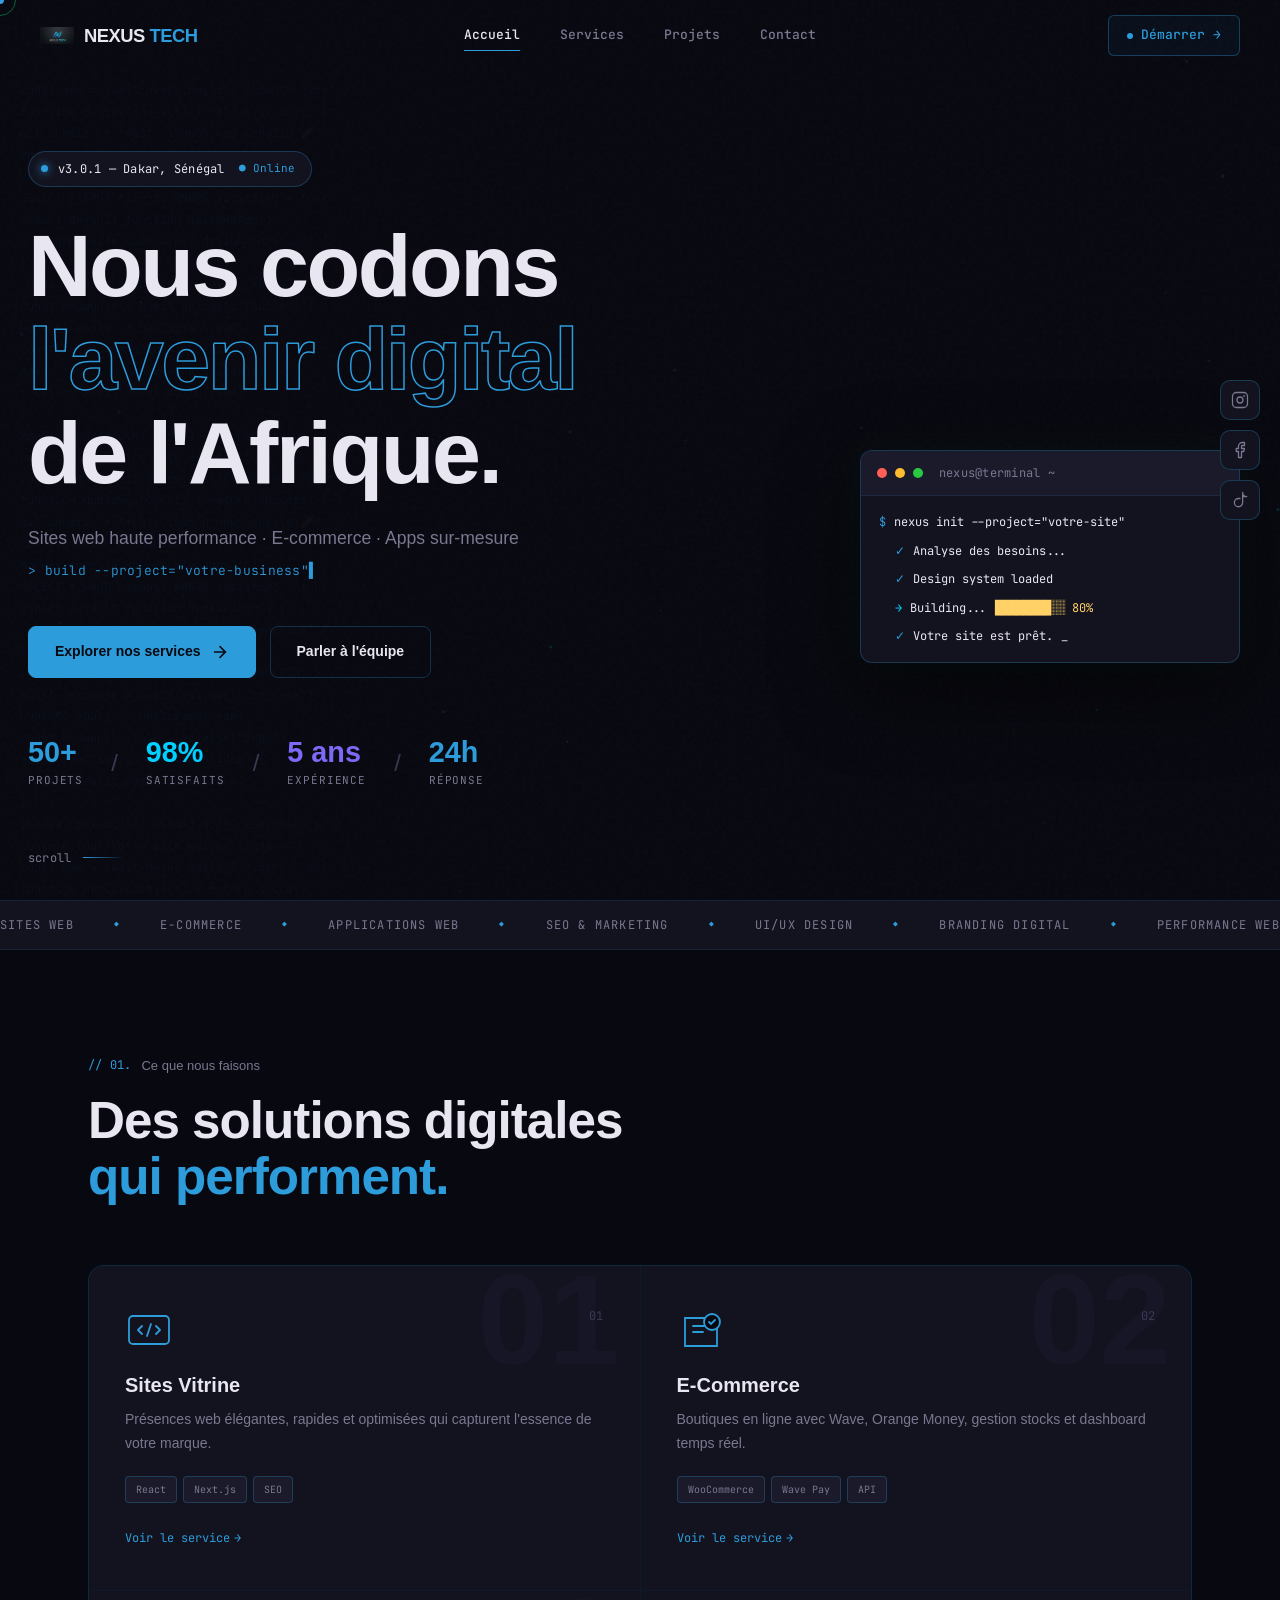
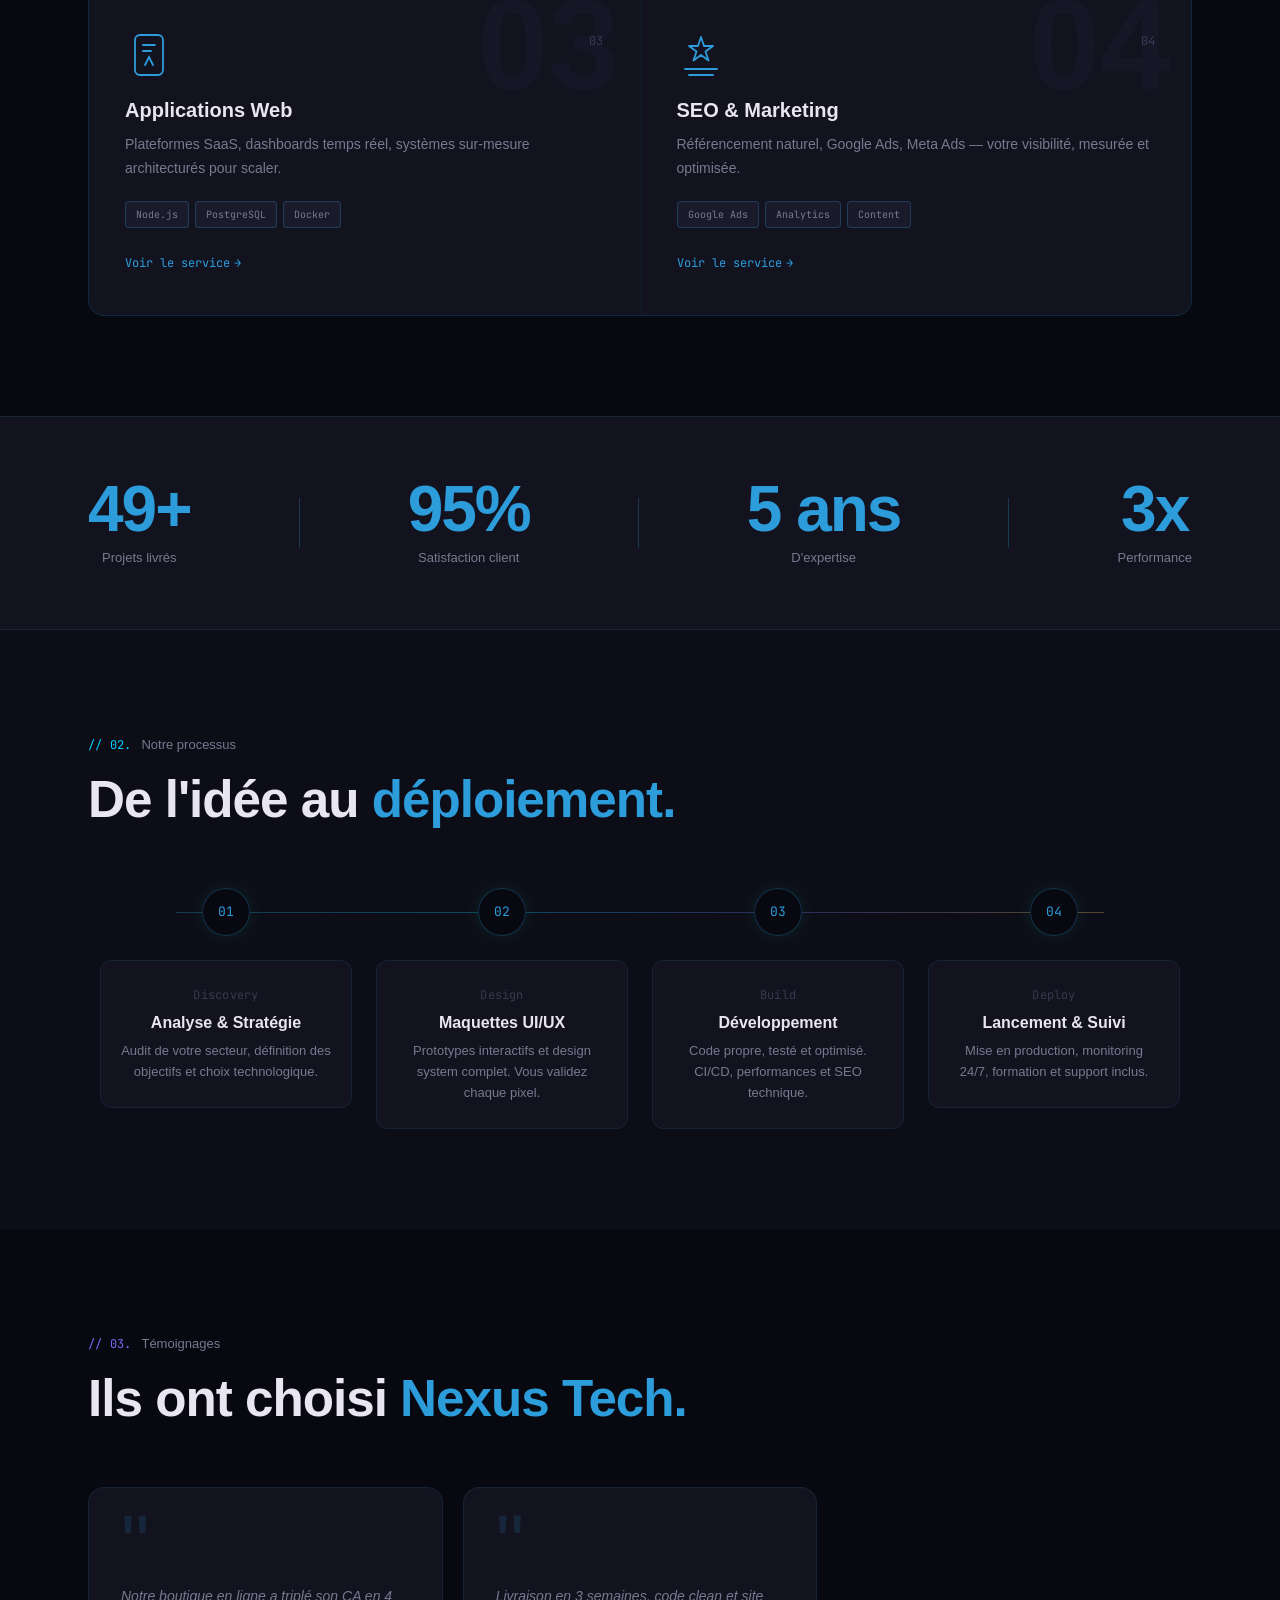
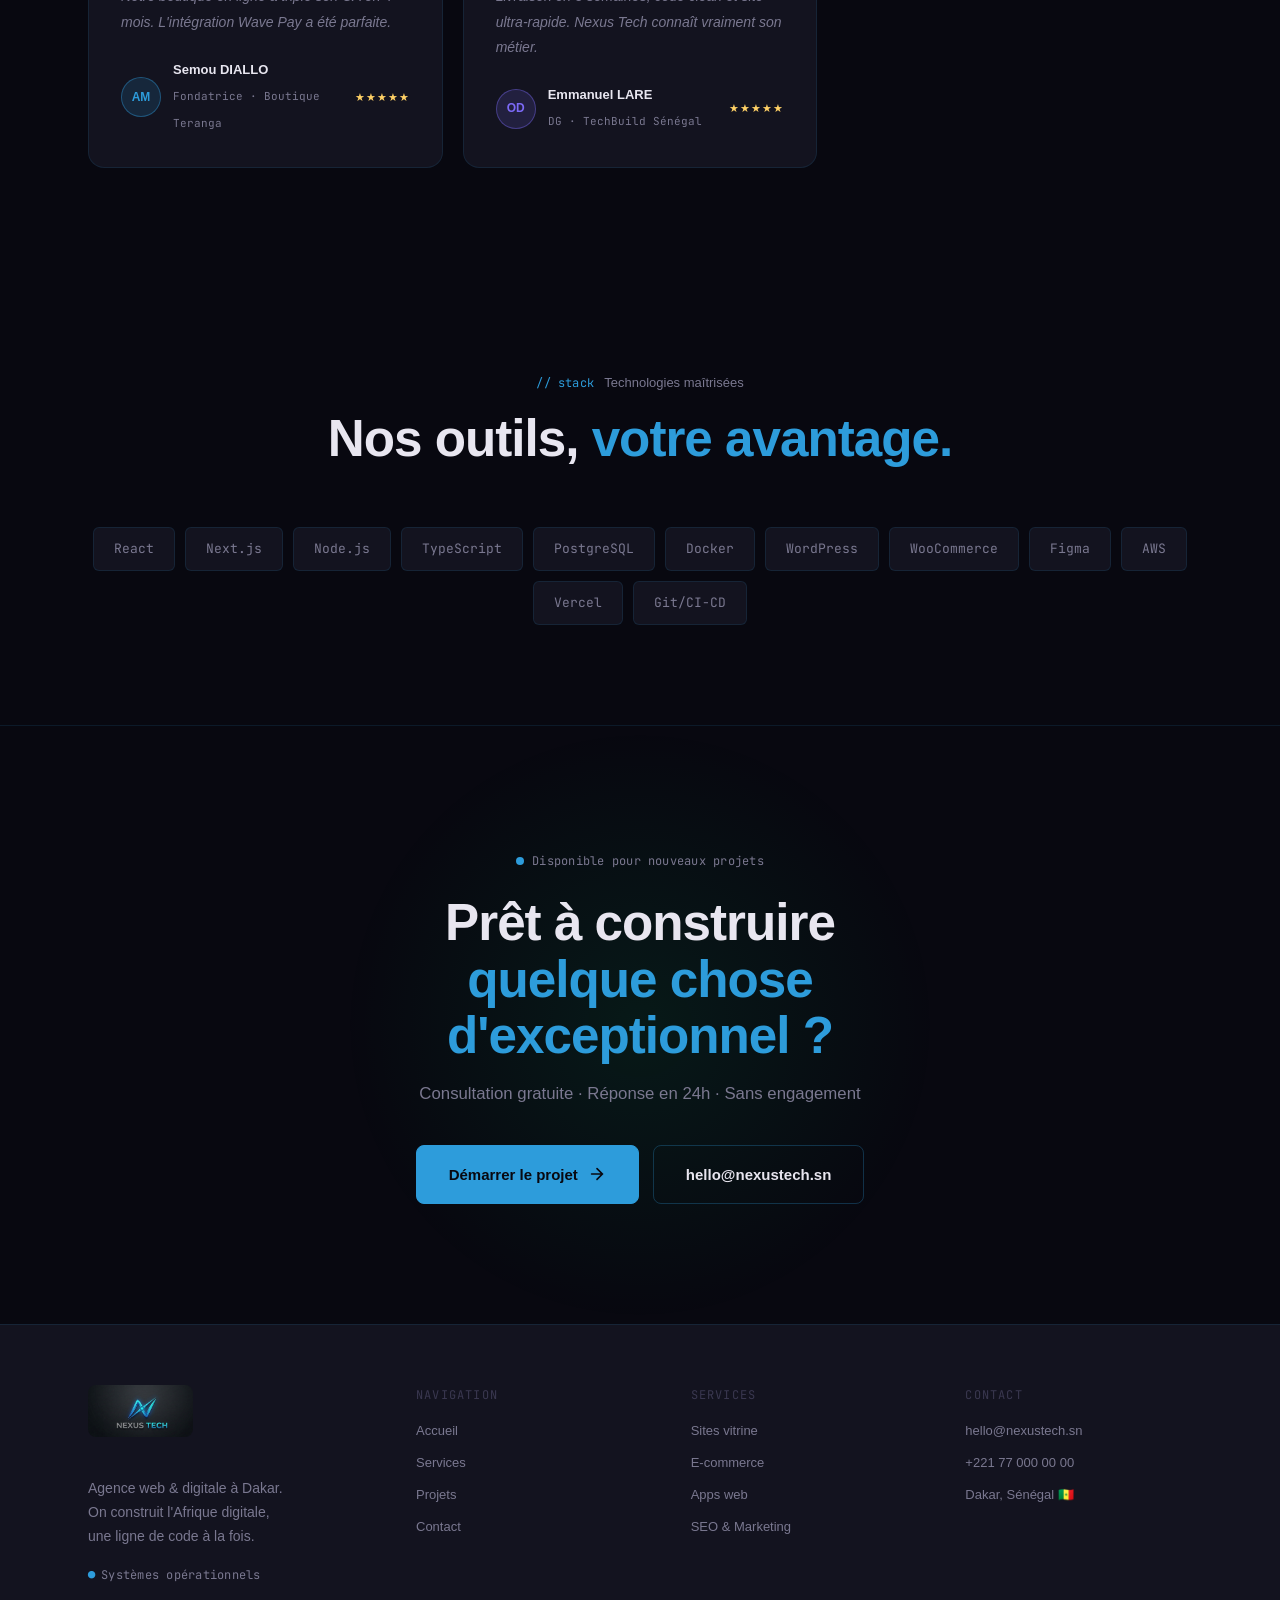
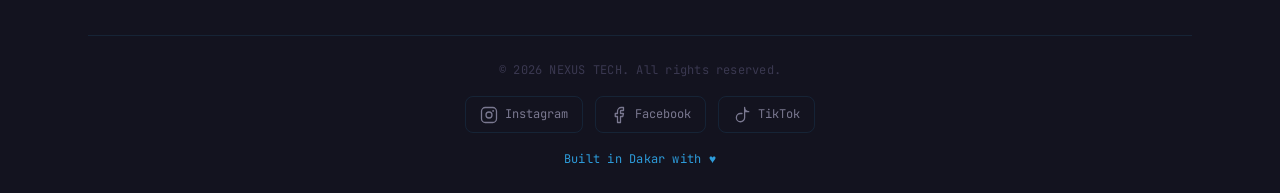
<file: index.html>
<!DOCTYPE html>
<html lang="fr">
<head>
  <meta charset="UTF-8"/>
  <meta name="viewport" content="width=device-width, initial-scale=1.0"/>
  <link rel="icon" href="[data-uri]"/>
  <link rel="stylesheet" href="style.css"/>
  <link href="https://api.fontshare.com/v2/css?f[]=clash-display@400,500,600,700&f[]=cabinet-grotesk@300,400,500,700,800&display=swap" rel="stylesheet"/>
  <link href="https://fonts.googleapis.com/css2?family=JetBrains+Mono:wght@300;400;500;700&display=swap" rel="stylesheet"/>
  <title>NEXUS TECH — Agence Web & Digitale · Dakar</title>
</head>
<body>

<div class="cursor" id="cursor"></div>
<div class="cursor-follower" id="cursorFollower"></div>
<canvas id="bgCanvas"></canvas>
<div class="noise"></div>

<div class="social-float">
  <a href="https://instagram.com/nexustech" target="_blank" rel="noopener" class="sf-btn" aria-label="Instagram">
    <svg viewBox="0 0 24 24" fill="none"><rect x="2" y="2" width="20" height="20" rx="5" stroke="currentColor" stroke-width="1.7"/><circle cx="12" cy="12" r="4" stroke="currentColor" stroke-width="1.7"/><circle cx="17.5" cy="6.5" r="1.2" fill="currentColor"/></svg>
  </a>
  <a href="https://facebook.com/nexustech" target="_blank" rel="noopener" class="sf-btn" aria-label="Facebook">
    <svg viewBox="0 0 24 24" fill="none"><path d="M18 2h-3a5 5 0 00-5 5v3H7v4h3v8h4v-8h3l1-4h-4V7a1 1 0 011-1h3z" stroke="currentColor" stroke-width="1.7" stroke-linejoin="round"/></svg>
  </a>
  <a href="https://tiktok.com/@nexustech" target="_blank" rel="noopener" class="sf-btn" aria-label="TikTok">
    <svg viewBox="0 0 24 24" fill="none"><path d="M21 7.5A5.5 5.5 0 0115.5 2v4a1.5 1.5 0 001.5 1.5h4M15.5 2v13.5a5.5 5.5 0 11-5.5-5.5H12" stroke="currentColor" stroke-width="1.7" stroke-linecap="round" stroke-linejoin="round"/></svg>
  </a>
</div>

<nav class="nav" id="nav">
  <a href="index.html" class="nav-logo"><img src="[data-uri]" alt="Nexus Tech" class="logo-img"/><span class="logo-text">NEXUS <em>TECH</em></span></a>
  <div class="nav-center">
    <a href="index.html" class="nav-link active">Accueil</a>
    <a href="services.html" class="nav-link ">Services</a>
    <a href="projets.html" class="nav-link ">Projets</a>
    <a href="contact.html" class="nav-link ">Contact</a>
  </div>
  <a href="contact.html" class="nav-cta">
    <span class="cta-dot"></span>Démarrer →
  </a>
  <button class="burger" id="burger">
    <div class="burger-lines"><span></span><span></span><span></span></div>
  </button>
</nav>

<div class="mobile-menu" id="mobileMenu">
  <div class="mobile-menu-inner">
    <a href="index.html" class="mob-link"><span class="mob-num">01.</span> Accueil</a>
    <a href="services.html" class="mob-link"><span class="mob-num">02.</span> Services</a>
    <a href="projets.html" class="mob-link"><span class="mob-num">03.</span> Projets</a>
    <a href="contact.html" class="mob-link"><span class="mob-num">04.</span> Contact</a>
    <a href="contact.html" class="mob-cta">Démarrer un projet →</a>
    <div class="mob-footer">
      <span class="mono-sm">hello@nexustech.sn</span>
      <div class="mob-socials">
        <a href="https://instagram.com/nexustech" target="_blank" rel="noopener" aria-label="Instagram">
          <svg viewBox="0 0 24 24" fill="none" width="20" height="20"><rect x="2" y="2" width="20" height="20" rx="5" stroke="currentColor" stroke-width="1.7"/><circle cx="12" cy="12" r="4" stroke="currentColor" stroke-width="1.7"/><circle cx="17.5" cy="6.5" r="1.2" fill="currentColor"/></svg>
        </a>
        <a href="https://facebook.com/nexustech" target="_blank" rel="noopener" aria-label="Facebook">
          <svg viewBox="0 0 24 24" fill="none" width="20" height="20"><path d="M18 2h-3a5 5 0 00-5 5v3H7v4h3v8h4v-8h3l1-4h-4V7a1 1 0 011-1h3z" stroke="currentColor" stroke-width="1.7" stroke-linejoin="round"/></svg>
        </a>
        <a href="https://tiktok.com/@nexustech" target="_blank" rel="noopener" aria-label="TikTok">
          <svg viewBox="0 0 24 24" fill="none" width="20" height="20"><path d="M21 7.5A5.5 5.5 0 0115.5 2v4a1.5 1.5 0 001.5 1.5h4M15.5 2v13.5a5.5 5.5 0 11-5.5-5.5H12" stroke="currentColor" stroke-width="1.7" stroke-linecap="round" stroke-linejoin="round"/></svg>
        </a>
      </div>
    </div>
  </div>
</div>

<!-- ===== HERO ===== -->
<section class="hero" id="hero">
  <div class="hero-code-bg" id="codeBg"></div>
  <div class="hero-content">
    <div class="hero-tag reveal">
      <span class="tag-dot"></span>
      <span class="mono-sm">v3.0.1 — Dakar, Sénégal</span>
      <span class="tag-status">● Online</span>
    </div>
    <div class="glitch-wrapper reveal delay-1">
      <h1 class="hero-title" data-text="Nous codons">Nous codons</h1>
      <h1 class="hero-title accent-line" data-text="l'avenir digital">l'avenir digital</h1>
      <h1 class="hero-title" data-text="de l'Afrique.">de l'Afrique.</h1>
    </div>
    <p class="hero-sub reveal delay-2">
      Sites web haute performance · E-commerce · Apps sur-mesure<br/>
      <span class="mono-sm typed-text" id="typedText"></span>
    </p>
    <div class="hero-actions reveal delay-3">
      <a href="services.html" class="btn btn-primary">
        <span>Explorer nos services</span>
        <svg viewBox="0 0 20 20" fill="none"><path d="M4 10h12M10 4l6 6-6 6" stroke="currentColor" stroke-width="1.8" stroke-linecap="round"/></svg>
      </a>
      <a href="contact.html" class="btn btn-outline"><span>Parler à l'équipe</span></a>
    </div>
  </div>

  <div class="hero-terminal reveal delay-4">
    <div class="terminal">
      <div class="term-bar">
        <span class="term-dot red"></span><span class="term-dot yellow"></span><span class="term-dot green"></span>
        <span class="term-title mono-sm">nexus@terminal ~ </span>
      </div>
      <div class="term-body">
        <div class="term-line"><span class="term-prompt">$</span> <span class="term-cmd">nexus init --project="votre-site"</span></div>
        <div class="term-line out"><span class="c-blue">✓</span> Analyse des besoins...</div>
        <div class="term-line out"><span class="c-blue">✓</span> Design system loaded</div>
        <div class="term-line out"><span class="c-cyan">→</span> Building... <span class="c-yellow">████████░░ 80%</span></div>
        <div class="term-line out blink-line"><span class="c-blue">✓</span> Votre site est prêt. <span class="term-blink">_</span></div>
      </div>
    </div>
  </div>

  <div class="hero-metrics reveal delay-4">
    <div class="metric-pill"><span class="mpill-n c-blue">50+</span><span class="mpill-l">Projets</span></div>
    <div class="metric-sep">/</div>
    <div class="metric-pill"><span class="mpill-n c-cyan">98%</span><span class="mpill-l">Satisfaits</span></div>
    <div class="metric-sep">/</div>
    <div class="metric-pill"><span class="mpill-n c-violet">5 ans</span><span class="mpill-l">Expérience</span></div>
    <div class="metric-sep">/</div>
    <div class="metric-pill"><span class="mpill-n c-blue">24h</span><span class="mpill-l">Réponse</span></div>
  </div>
  <div class="scroll-hint"><span class="mono-sm">scroll</span><div class="scroll-line"></div></div>
</section>

<!-- MARQUEE -->
<div class="marquee-wrap">
  <div class="marquee-track">
    <span>Sites Web</span><span class="sep">◆</span><span>E-Commerce</span><span class="sep">◆</span>
    <span>Applications Web</span><span class="sep">◆</span><span>SEO & Marketing</span><span class="sep">◆</span>
    <span>UI/UX Design</span><span class="sep">◆</span><span>Branding Digital</span><span class="sep">◆</span>
    <span>Performance Web</span><span class="sep">◆</span>
    <span>Sites Web</span><span class="sep">◆</span><span>E-Commerce</span><span class="sep">◆</span>
    <span>Applications Web</span><span class="sep">◆</span><span>SEO & Marketing</span><span class="sep">◆</span>
    <span>UI/UX Design</span><span class="sep">◆</span><span>Branding Digital</span><span class="sep">◆</span>
    <span>Performance Web</span><span class="sep">◆</span>
  </div>
</div>

<!-- SERVICES -->
<section class="section services" id="services">
  <div class="container">
    <div class="section-head">
      <div class="section-label reveal"><span class="mono-sm c-blue">// 01.</span><span>Ce que nous faisons</span></div>
      <h2 class="section-title reveal delay-1">Des solutions digitales<br/><em>qui performent.</em></h2>
    </div>
    <div class="srv-grid">
      <div class="srv-card reveal" data-index="01">
        <div class="srv-top">
          <div class="srv-icon"><svg viewBox="0 0 48 48" fill="none"><rect x="4" y="10" width="40" height="28" rx="4" stroke="currentColor" stroke-width="1.8"/><path d="M17 28l-4-4 4-4M31 20l4 4-4 4M22 30l4-12" stroke="currentColor" stroke-width="1.8" stroke-linecap="round" stroke-linejoin="round"/></svg></div>
          <span class="srv-num mono-sm">01</span>
        </div>
        <h3>Sites Vitrine</h3>
        <p>Présences web élégantes, rapides et optimisées qui capturent l'essence de votre marque.</p>
        <div class="srv-tags"><span>React</span><span>Next.js</span><span>SEO</span></div>
        <a href="services.html" class="srv-link">Voir le service <span>→</span></a>
      </div>
      <div class="srv-card reveal delay-1" data-index="02">
        <div class="srv-top">
          <div class="srv-icon"><svg viewBox="0 0 48 48" fill="none"><path d="M8 12h32v28H8z" stroke="currentColor" stroke-width="1.8"/><path d="M16 20h16M16 26h10" stroke="currentColor" stroke-width="1.8" stroke-linecap="round"/><circle cx="35" cy="16" r="8" fill="var(--bg)" stroke="currentColor" stroke-width="1.8"/><path d="M32 16l2 2 4-4" stroke="currentColor" stroke-width="1.8" stroke-linecap="round"/></svg></div>
          <span class="srv-num mono-sm">02</span>
        </div>
        <h3>E-Commerce</h3>
        <p>Boutiques en ligne avec Wave, Orange Money, gestion stocks et dashboard temps réel.</p>
        <div class="srv-tags"><span>WooCommerce</span><span>Wave Pay</span><span>API</span></div>
        <a href="services.html" class="srv-link">Voir le service <span>→</span></a>
      </div>
      <div class="srv-card reveal delay-2" data-index="03">
        <div class="srv-top">
          <div class="srv-icon"><svg viewBox="0 0 48 48" fill="none"><rect x="10" y="4" width="28" height="40" rx="5" stroke="currentColor" stroke-width="1.8"/><path d="M18 14h12M18 20h8M20 34l4-8 4 8" stroke="currentColor" stroke-width="1.8" stroke-linecap="round"/></svg></div>
          <span class="srv-num mono-sm">03</span>
        </div>
        <h3>Applications Web</h3>
        <p>Plateformes SaaS, dashboards temps réel, systèmes sur-mesure architecturés pour scaler.</p>
        <div class="srv-tags"><span>Node.js</span><span>PostgreSQL</span><span>Docker</span></div>
        <a href="services.html" class="srv-link">Voir le service <span>→</span></a>
      </div>
      <div class="srv-card reveal delay-3" data-index="04">
        <div class="srv-top">
          <div class="srv-icon"><svg viewBox="0 0 48 48" fill="none"><path d="M24 6l3 9h9l-7.5 5.5 3 9L24 24l-7.5 5.5 3-9L12 15h9z" stroke="currentColor" stroke-width="1.8" stroke-linejoin="round"/><path d="M8 38h32M12 44h24" stroke="currentColor" stroke-width="1.8" stroke-linecap="round"/></svg></div>
          <span class="srv-num mono-sm">04</span>
        </div>
        <h3>SEO & Marketing</h3>
        <p>Référencement naturel, Google Ads, Meta Ads — votre visibilité, mesurée et optimisée.</p>
        <div class="srv-tags"><span>Google Ads</span><span>Analytics</span><span>Content</span></div>
        <a href="services.html" class="srv-link">Voir le service <span>→</span></a>
      </div>
    </div>
  </div>
</section>

<!-- STATS -->
<div class="stats-band">
  <div class="container">
    <div class="stats-row">
      <div class="stat-block reveal"><div class="stat-num c-blue" data-count="50" data-suffix="+">0+</div><div class="stat-lbl">Projets livrés</div></div>
      <div class="stat-divider"></div>
      <div class="stat-block reveal delay-1"><div class="stat-num c-cyan" data-count="98" data-suffix="%">0%</div><div class="stat-lbl">Satisfaction client</div></div>
      <div class="stat-divider"></div>
      <div class="stat-block reveal delay-2"><div class="stat-num c-violet" data-count="5" data-suffix=" ans">0 ans</div><div class="stat-lbl">D'expertise</div></div>
      <div class="stat-divider"></div>
      <div class="stat-block reveal delay-3"><div class="stat-num c-blue" data-count="3" data-suffix="x">0x</div><div class="stat-lbl">Performance</div></div>
    </div>
  </div>
</div>

<!-- PROCESS -->
<section class="section process">
  <div class="container">
    <div class="section-head">
      <div class="section-label reveal"><span class="mono-sm c-cyan">// 02.</span><span>Notre processus</span></div>
      <h2 class="section-title reveal delay-1">De l'idée au <em>déploiement.</em></h2>
    </div>
    <div class="process-timeline">
      <div class="process-line"></div>
      <div class="proc-step reveal"><div class="proc-num">01</div><div class="proc-card"><span class="proc-tag mono-sm">Discovery</span><h4>Analyse & Stratégie</h4><p>Audit de votre secteur, définition des objectifs et choix technologique.</p></div></div>
      <div class="proc-step reveal delay-1"><div class="proc-num">02</div><div class="proc-card"><span class="proc-tag mono-sm">Design</span><h4>Maquettes UI/UX</h4><p>Prototypes interactifs et design system complet. Vous validez chaque pixel.</p></div></div>
      <div class="proc-step reveal delay-2"><div class="proc-num">03</div><div class="proc-card"><span class="proc-tag mono-sm">Build</span><h4>Développement</h4><p>Code propre, testé et optimisé. CI/CD, performances et SEO technique.</p></div></div>
      <div class="proc-step reveal delay-3"><div class="proc-num">04</div><div class="proc-card"><span class="proc-tag mono-sm">Deploy</span><h4>Lancement & Suivi</h4><p>Mise en production, monitoring 24/7, formation et support inclus.</p></div></div>
    </div>
  </div>
</section>

<!-- TESTIMONIALS -->
<section class="section testi-section">
  <div class="container">
    <div class="section-head">
      <div class="section-label reveal"><span class="mono-sm c-violet">// 03.</span><span>Témoignages</span></div>
      <h2 class="section-title reveal delay-1">Ils ont choisi <em>Nexus Tech.</em></h2>
    </div>
    <div class="testi-grid">
      <div class="testi-card reveal"><div class="testi-quote">"</div><p>Notre boutique en ligne a triplé son CA en 4 mois. L'intégration Wave Pay a été parfaite.</p><div class="testi-meta"><div class="testi-av" style="--av-color:#2d9cdb">AM</div><div><strong>Semou DIALLO</strong><span>Fondatrice · Boutique Teranga</span></div><div class="stars">★★★★★</div></div></div>
      <div class="testi-card reveal delay-1"><div class="testi-quote">"</div><p>Livraison en 3 semaines, code clean et site ultra-rapide. Nexus Tech connaît vraiment son métier.</p><div class="testi-meta"><div class="testi-av" style="--av-color:#7c6af7">OD</div><div><strong>Emmanuel LARE</strong><span>DG · TechBuild Sénégal</span></div><div class="stars">★★★★★</div></div></div>
    </div>
  </div>
</section>

<!-- TECH -->
<section class="section tech-section">
  <div class="container">
    <div class="section-head center">
      <div class="section-label reveal"><span class="mono-sm c-blue">// stack</span><span>Technologies maîtrisées</span></div>
      <h2 class="section-title reveal delay-1">Nos outils, <em>votre avantage.</em></h2>
    </div>
    <div class="tech-grid reveal delay-2">
      <div class="tech-item">React</div><div class="tech-item">Next.js</div>
      <div class="tech-item">Node.js</div><div class="tech-item">TypeScript</div>
      <div class="tech-item">PostgreSQL</div><div class="tech-item">Docker</div>
      <div class="tech-item">WordPress</div><div class="tech-item">WooCommerce</div>
      <div class="tech-item">Figma</div><div class="tech-item">AWS</div>
      <div class="tech-item">Vercel</div><div class="tech-item">Git/CI-CD</div>
    </div>
  </div>
</section>

<!-- CTA -->
<section class="cta-section">
  <div class="cta-glow"></div>
  <div class="container">
    <div class="cta-inner reveal">
      <div class="cta-tag mono-sm"><span class="cta-dot pulsing"></span> Disponible pour nouveaux projets</div>
      <h2>Prêt à construire<br/><em>quelque chose d'exceptionnel ?</em></h2>
      <p>Consultation gratuite · Réponse en 24h · Sans engagement</p>
      <div class="cta-actions">
        <a href="contact.html" class="btn btn-primary btn-lg"><span>Démarrer le projet</span><svg viewBox="0 0 20 20" fill="none"><path d="M4 10h12M10 4l6 6-6 6" stroke="currentColor" stroke-width="1.8" stroke-linecap="round"/></svg></a>
        <a href="mailto:hello@nexustech.sn" class="btn btn-outline btn-lg">hello@nexustech.sn</a>
      </div>
    </div>
  </div>
</section>

<footer class="footer">
  <div class="container">
    <div class="footer-grid">
      <div class="footer-brand">
                <a href="index.html" class="foot-logo-wrap">
          <img src="[data-uri]" alt="Nexus Tech" class="foot-logo-img"/>
        </a>
        <p>Agence web & digitale à Dakar.<br/>On construit l'Afrique digitale,<br/>une ligne de code à la fois.</p>
        <div class="foot-badge mono-sm"><span class="c-blue">●</span> Systèmes opérationnels</div>
      </div>
      <div class="footer-col">
        <div class="foot-label mono-sm">Navigation</div>
        <a href="index.html">Accueil</a>
        <a href="services.html">Services</a>
        <a href="projets.html">Projets</a>
        <a href="contact.html">Contact</a>
      </div>
      <div class="footer-col">
        <div class="foot-label mono-sm">Services</div>
        <a href="services.html">Sites vitrine</a>
        <a href="services.html">E-commerce</a>
        <a href="services.html">Apps web</a>
        <a href="services.html">SEO & Marketing</a>
      </div>
      <div class="footer-col">
        <div class="foot-label mono-sm">Contact</div>
        <a href="mailto:hello@nexustech.sn">hello@nexustech.sn</a>
        <a href="tel:+221770000000">+221 77 000 00 00</a>
        <span>Dakar, Sénégal 🇸🇳</span>
      </div>
    </div>
        <div class="footer-bottom">
      <span class="mono-sm">© 2026 NEXUS TECH. All rights reserved.</span>
      <div class="footer-socials">
  <a href="https://instagram.com/nexustech" target="_blank" rel="noopener" class="fsoc-btn" aria-label="Instagram">
    <svg viewBox="0 0 24 24" fill="none" width="18" height="18"><rect x="2" y="2" width="20" height="20" rx="5" stroke="currentColor" stroke-width="1.7"/><circle cx="12" cy="12" r="4" stroke="currentColor" stroke-width="1.7"/><circle cx="17.5" cy="6.5" r="1.2" fill="currentColor"/></svg>
    Instagram
  </a>
  <a href="https://facebook.com/nexustech" target="_blank" rel="noopener" class="fsoc-btn" aria-label="Facebook">
    <svg viewBox="0 0 24 24" fill="none" width="18" height="18"><path d="M18 2h-3a5 5 0 00-5 5v3H7v4h3v8h4v-8h3l1-4h-4V7a1 1 0 011-1h3z" stroke="currentColor" stroke-width="1.7" stroke-linejoin="round"/></svg>
    Facebook
  </a>
  <a href="https://tiktok.com/@nexustech" target="_blank" rel="noopener" class="fsoc-btn" aria-label="TikTok">
    <svg viewBox="0 0 24 24" fill="none" width="18" height="18"><path d="M21 7.5A5.5 5.5 0 0115.5 2v4a1.5 1.5 0 001.5 1.5h4M15.5 2v13.5a5.5 5.5 0 11-5.5-5.5H12" stroke="currentColor" stroke-width="1.7" stroke-linecap="round" stroke-linejoin="round"/></svg>
    TikTok
  </a>
</div>
      <span class="mono-sm c-blue">Built in Dakar with ♥</span>
    </div>
  </div>
</footer>
<script src="main.js"></script>
</body>
</html>
</file>
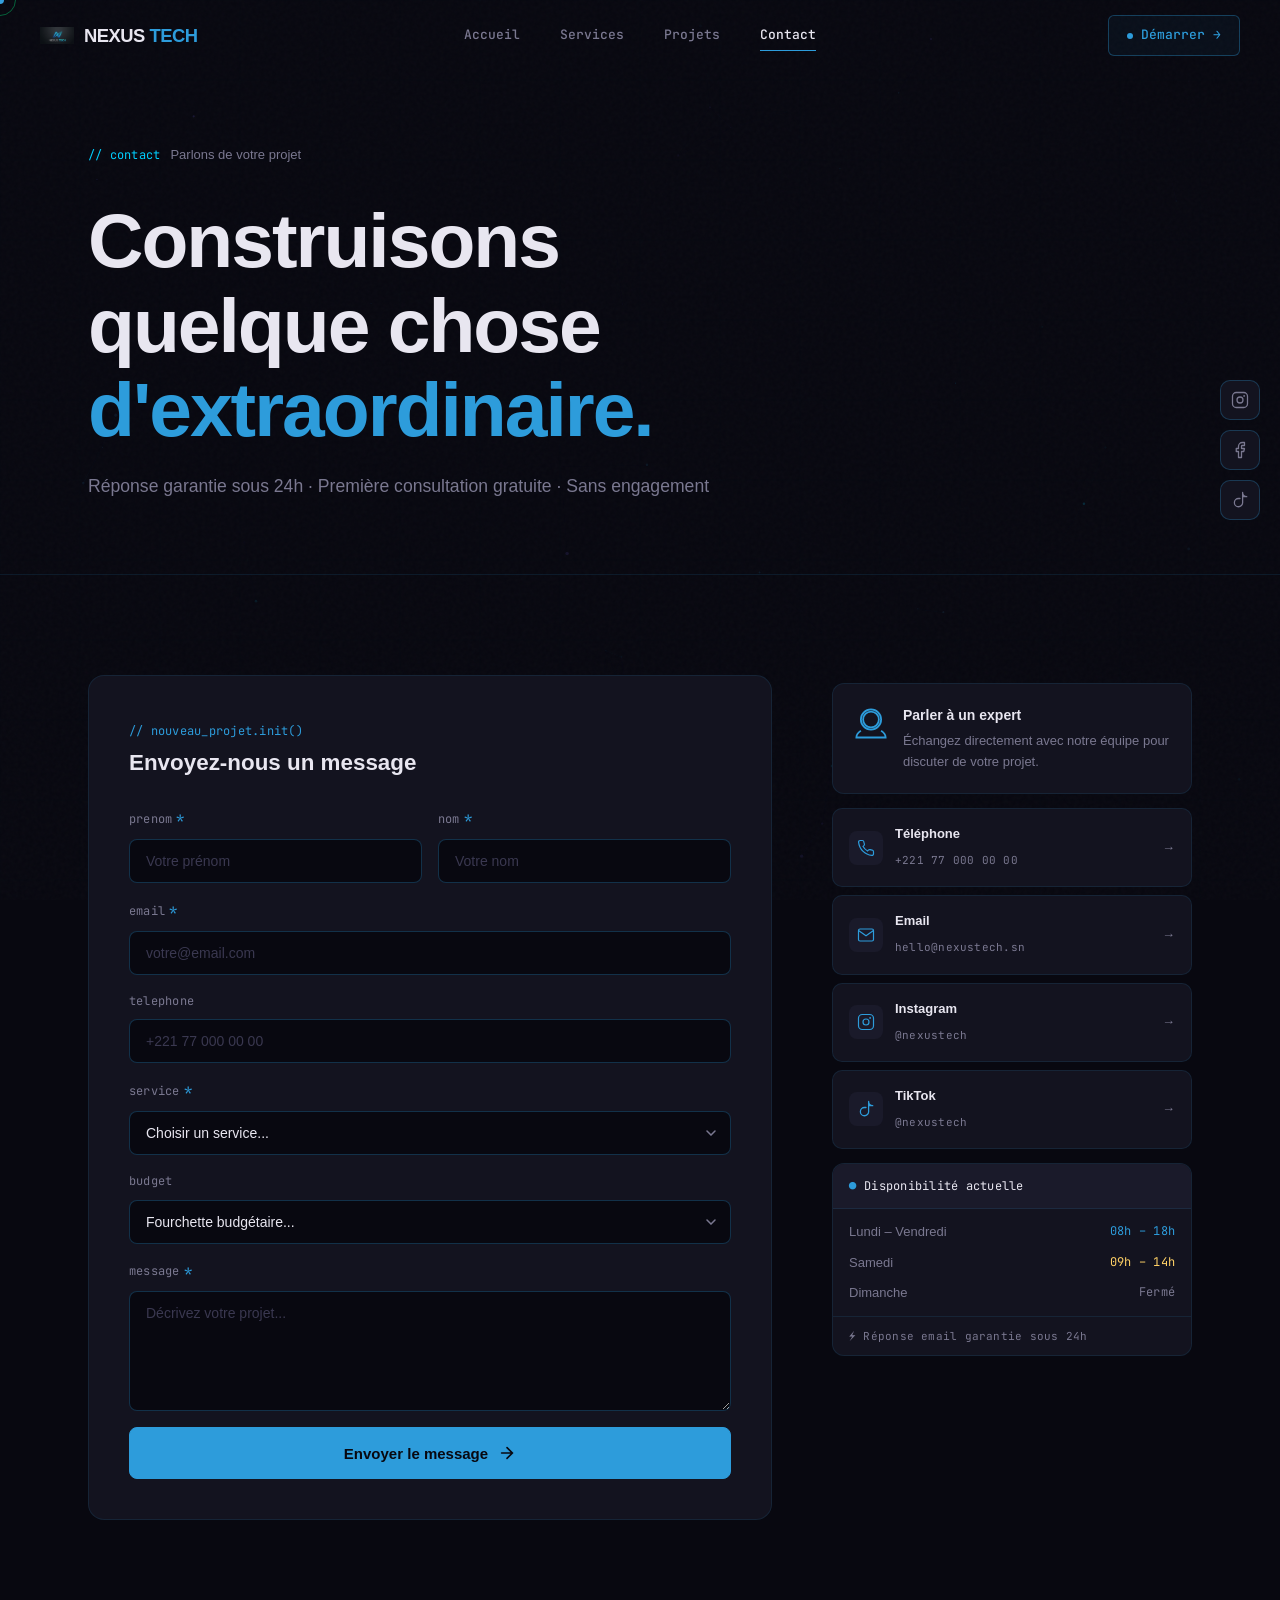
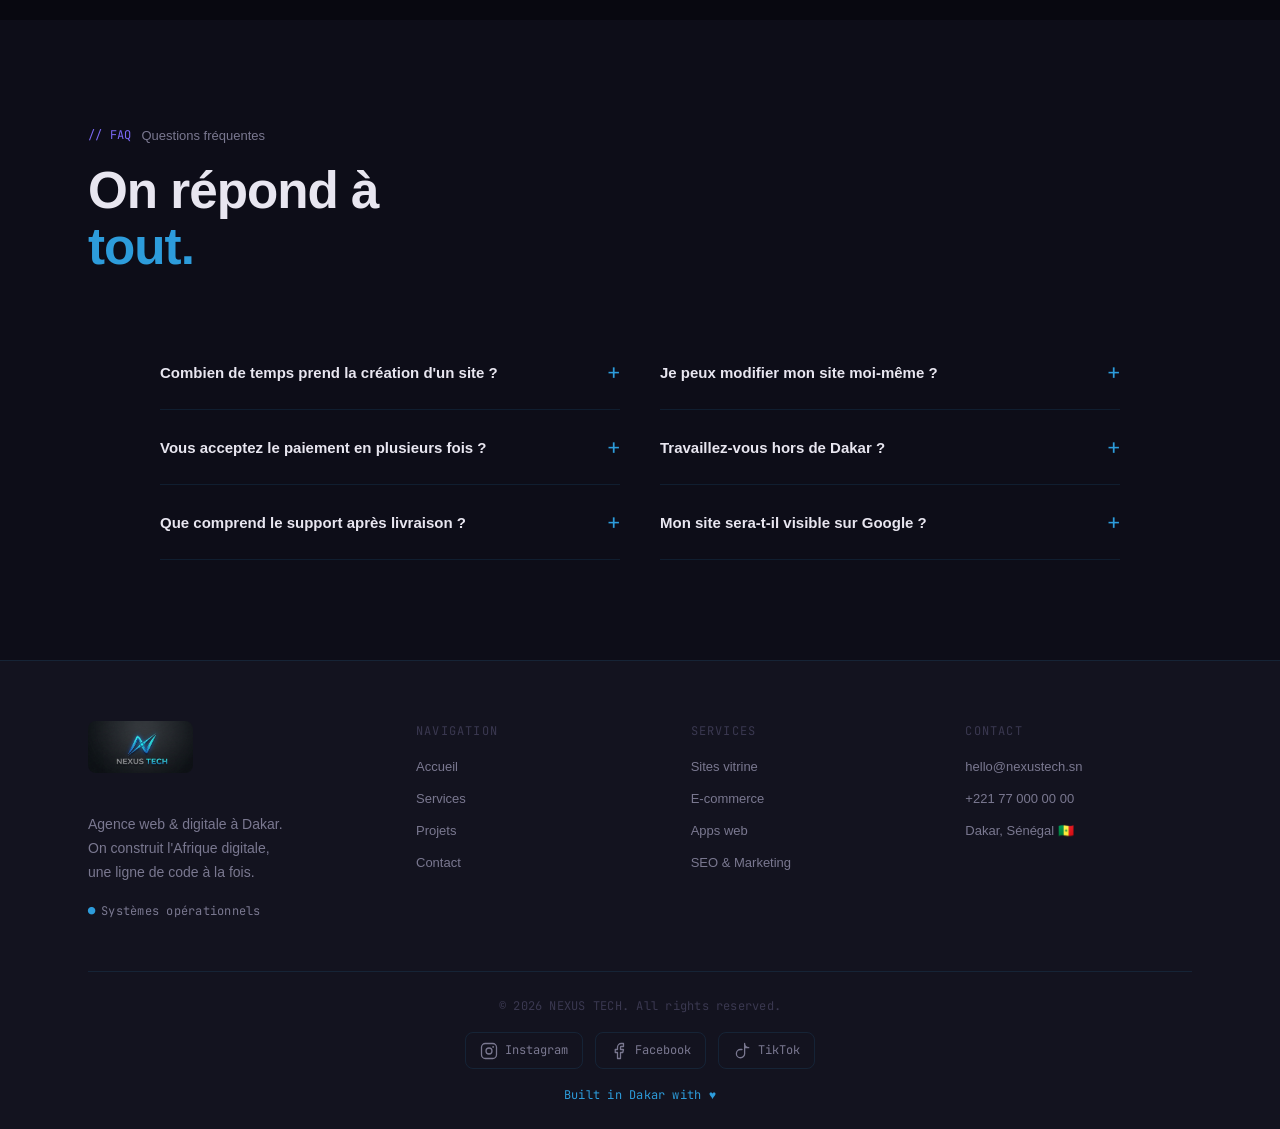
<file: Contact.html>
<!DOCTYPE html>
<html lang="fr">
<head>
  <meta charset="UTF-8"/>
  <meta name="viewport" content="width=device-width, initial-scale=1.0"/>
  <link rel="icon" href="[data-uri]"/>
  <link rel="stylesheet" href="style.css"/>
  <link href="https://api.fontshare.com/v2/css?f[]=clash-display@400,500,600,700&f[]=cabinet-grotesk@300,400,500,700,800&display=swap" rel="stylesheet"/>
  <link href="https://fonts.googleapis.com/css2?family=JetBrains+Mono:wght@300;400;500;700&display=swap" rel="stylesheet"/>
  <title>Contact — NEXUS TECH · Agence Web Dakar</title>
</head>
<body>
<div class="cursor" id="cursor"></div>
<div class="cursor-follower" id="cursorFollower"></div>
<canvas id="bgCanvas"></canvas>
<div class="noise"></div>
<div class="social-float">
  <a href="https://instagram.com/nexustech" target="_blank" rel="noopener" class="sf-btn" aria-label="Instagram">
    <svg viewBox="0 0 24 24" fill="none"><rect x="2" y="2" width="20" height="20" rx="5" stroke="currentColor" stroke-width="1.7"/><circle cx="12" cy="12" r="4" stroke="currentColor" stroke-width="1.7"/><circle cx="17.5" cy="6.5" r="1.2" fill="currentColor"/></svg>
  </a>
  <a href="https://facebook.com/nexustech" target="_blank" rel="noopener" class="sf-btn" aria-label="Facebook">
    <svg viewBox="0 0 24 24" fill="none"><path d="M18 2h-3a5 5 0 00-5 5v3H7v4h3v8h4v-8h3l1-4h-4V7a1 1 0 011-1h3z" stroke="currentColor" stroke-width="1.7" stroke-linejoin="round"/></svg>
  </a>
  <a href="https://tiktok.com/@nexustech" target="_blank" rel="noopener" class="sf-btn" aria-label="TikTok">
    <svg viewBox="0 0 24 24" fill="none"><path d="M21 7.5A5.5 5.5 0 0115.5 2v4a1.5 1.5 0 001.5 1.5h4M15.5 2v13.5a5.5 5.5 0 11-5.5-5.5H12" stroke="currentColor" stroke-width="1.7" stroke-linecap="round" stroke-linejoin="round"/></svg>
  </a>
</div>

<nav class="nav" id="nav">
  <a href="index.html" class="nav-logo"><img src="[data-uri]" alt="Nexus Tech" class="logo-img"/><span class="logo-text">NEXUS <em>TECH</em></span></a>
  <div class="nav-center">
    <a href="index.html" class="nav-link ">Accueil</a>
    <a href="services.html" class="nav-link ">Services</a>
    <a href="projets.html" class="nav-link ">Projets</a>
    <a href="contact.html" class="nav-link active">Contact</a>
  </div>
  <a href="contact.html" class="nav-cta">
    <span class="cta-dot"></span>Démarrer →
  </a>
  <button class="burger" id="burger">
    <div class="burger-lines"><span></span><span></span><span></span></div>
  </button>
</nav>

<div class="mobile-menu" id="mobileMenu">
  <div class="mobile-menu-inner">
    <a href="index.html" class="mob-link"><span class="mob-num">01.</span> Accueil</a>
    <a href="services.html" class="mob-link"><span class="mob-num">02.</span> Services</a>
    <a href="projets.html" class="mob-link"><span class="mob-num">03.</span> Projets</a>
    <a href="contact.html" class="mob-link"><span class="mob-num">04.</span> Contact</a>
    <a href="contact.html" class="mob-cta">Démarrer un projet →</a>
    <div class="mob-footer">
      <span class="mono-sm">hello@nexustech.sn</span>
      <div class="mob-socials">
        <a href="https://instagram.com/nexustech" target="_blank" rel="noopener" aria-label="Instagram">
          <svg viewBox="0 0 24 24" fill="none" width="20" height="20"><rect x="2" y="2" width="20" height="20" rx="5" stroke="currentColor" stroke-width="1.7"/><circle cx="12" cy="12" r="4" stroke="currentColor" stroke-width="1.7"/><circle cx="17.5" cy="6.5" r="1.2" fill="currentColor"/></svg>
        </a>
        <a href="https://facebook.com/nexustech" target="_blank" rel="noopener" aria-label="Facebook">
          <svg viewBox="0 0 24 24" fill="none" width="20" height="20"><path d="M18 2h-3a5 5 0 00-5 5v3H7v4h3v8h4v-8h3l1-4h-4V7a1 1 0 011-1h3z" stroke="currentColor" stroke-width="1.7" stroke-linejoin="round"/></svg>
        </a>
        <a href="https://tiktok.com/@nexustech" target="_blank" rel="noopener" aria-label="TikTok">
          <svg viewBox="0 0 24 24" fill="none" width="20" height="20"><path d="M21 7.5A5.5 5.5 0 0115.5 2v4a1.5 1.5 0 001.5 1.5h4M15.5 2v13.5a5.5 5.5 0 11-5.5-5.5H12" stroke="currentColor" stroke-width="1.7" stroke-linecap="round" stroke-linejoin="round"/></svg>
        </a>
      </div>
    </div>
  </div>
</div>

<section class="page-hero">
  <div class="container">
    <div class="ph-content">
      <div class="section-label reveal"><span class="mono-sm c-cyan">// contact</span><span>Parlons de votre projet</span></div>
      <h1 class="reveal delay-1">Construisons quelque chose<br/><em>d'extraordinaire.</em></h1>
      <p class="ph-sub reveal delay-2">Réponse garantie sous 24h · Première consultation gratuite · Sans engagement</p>
    </div>
  </div>
</section>

<section class="section contact-section">
  <div class="container">
    <div class="contact-layout">
      <div class="contact-form-box reveal">
        <div class="form-header">
          <span class="mono-sm c-blue">// nouveau_projet.init()</span>
          <h3>Envoyez-nous un message</h3>
        </div>
        <form class="contact-form" id="contactForm" novalidate>
          <div class="field-row">
            <div class="field-group"><label class="field-label"><span class="mono-sm c-text2">prenom</span><span class="req c-blue">*</span></label><input type="text" name="prenom" placeholder="Votre prénom" required/></div>
            <div class="field-group"><label class="field-label"><span class="mono-sm c-text2">nom</span><span class="req c-blue">*</span></label><input type="text" name="nom" placeholder="Votre nom" required/></div>
          </div>
          <div class="field-group"><label class="field-label"><span class="mono-sm c-text2">email</span><span class="req c-blue">*</span></label><input type="email" name="email" placeholder="votre@email.com" required/></div>
          <div class="field-group"><label class="field-label"><span class="mono-sm c-text2">telephone</span></label><input type="tel" name="tel" placeholder="+221 77 000 00 00"/></div>
          <div class="field-group">
            <label class="field-label"><span class="mono-sm c-text2">service</span><span class="req c-blue">*</span></label>
            <select name="service" required>
              <option value="" disabled selected>Choisir un service...</option>
              <option>Site vitrine</option><option>E-commerce</option>
              <option>Application web</option><option>SEO & Marketing</option>
              <option>Je ne sais pas encore</option>
            </select>
          </div>
          <div class="field-group">
            <label class="field-label"><span class="mono-sm c-text2">budget</span></label>
            <select name="budget">
              <option value="" disabled selected>Fourchette budgétaire...</option>
              <option>250 000 – 500 000 FCFA</option>
              <option>500 000 – 1 000 000 FCFA</option>
              <option>Plus de 1 000 000 FCFA</option>
              <option>Je ne sais pas encore</option>
            </select>
          </div>
          <div class="field-group"><label class="field-label"><span class="mono-sm c-text2">message</span><span class="req c-blue">*</span></label><textarea name="message" rows="5" placeholder="Décrivez votre projet..." required></textarea></div>
          <button type="submit" class="btn btn-primary btn-full btn-lg" id="submitBtn">
            <span id="btnText">Envoyer le message</span>
            <svg viewBox="0 0 20 20" fill="none" width="18" height="18"><path d="M4 10h12M10 4l6 6-6 6" stroke="currentColor" stroke-width="1.8" stroke-linecap="round"/></svg>
          </button>
        </form>
        <div class="form-success" id="formSuccess">
          <div class="success-ring"><svg viewBox="0 0 60 60" fill="none"><circle cx="30" cy="30" r="28" stroke="var(--blue)" stroke-width="2"/><path d="M18 30l9 9 15-18" stroke="var(--blue)" stroke-width="2.5" stroke-linecap="round" stroke-linejoin="round"/></svg></div>
          <h3>Message envoyé !</h3>
          <p>Notre équipe vous répondra dans les <span class="c-blue">24 heures</span>.</p>
          <a href="index.html" class="btn btn-outline" style="margin-top:2rem">Retour à l'accueil</a>
        </div>
      </div>

      <div class="contact-sidebar">
        <div class="contact-info-block reveal delay-1">
          <div class="cib-icon"><svg viewBox="0 0 32 32" fill="none"><path d="M16 3a9 9 0 100 18A9 9 0 0016 3zm0 2a7 7 0 110 14A7 7 0 0116 5zM7 22c-2.8 1.8-4 4-4 6h26c0-2-1.2-4.2-4-6" stroke="currentColor" stroke-width="1.6"/></svg></div>
          <div><strong>Parler à un expert</strong><p>Échangez directement avec notre équipe pour discuter de votre projet.</p></div>
        </div>
        <div class="contact-channels reveal delay-2">
          <a href="tel:+221770000000" class="channel-btn">
            <div class="channel-icon"><svg viewBox="0 0 24 24" fill="none"><path d="M22 16.9v3a2 2 0 01-2.2 2A19.8 19.8 0 012.1 4.2 2 2 0 014.1 2h3a2 2 0 012 1.7c.1 1 .4 2 .7 2.8a2 2 0 01-.4 2.1L8.1 9.9a16 16 0 006 6l1.3-1.3a2 2 0 012.1-.4c.8.4 1.8.6 2.8.7A2 2 0 0122 16.9z" stroke="currentColor" stroke-width="1.6"/></svg></div>
            <div><strong>Téléphone</strong><span class="mono-sm">+221 77 000 00 00</span></div>
            <span class="channel-arrow">→</span>
          </a>
          <a href="mailto:hello@nexustech.sn" class="channel-btn">
            <div class="channel-icon"><svg viewBox="0 0 24 24" fill="none"><path d="M4 4h16c1.1 0 2 .9 2 2v12c0 1.1-.9 2-2 2H4c-1.1 0-2-.9-2-2V6c0-1.1.9-2 2-2z" stroke="currentColor" stroke-width="1.6"/><path d="M22 6l-10 7L2 6" stroke="currentColor" stroke-width="1.6"/></svg></div>
            <div><strong>Email</strong><span class="mono-sm">hello@nexustech.sn</span></div>
            <span class="channel-arrow">→</span>
          </a>
          <a href="https://instagram.com/nexustech" target="_blank" rel="noopener" class="channel-btn">
            <div class="channel-icon"><svg viewBox="0 0 24 24" fill="none"><rect x="2" y="2" width="20" height="20" rx="5" stroke="currentColor" stroke-width="1.6"/><circle cx="12" cy="12" r="4" stroke="currentColor" stroke-width="1.6"/><circle cx="17.5" cy="6.5" r="1.2" fill="currentColor"/></svg></div>
            <div><strong>Instagram</strong><span class="mono-sm">@nexustech</span></div>
            <span class="channel-arrow">→</span>
          </a>
          <a href="https://tiktok.com/@nexustech" target="_blank" rel="noopener" class="channel-btn">
            <div class="channel-icon"><svg viewBox="0 0 24 24" fill="none"><path d="M21 7.5A5.5 5.5 0 0115.5 2v4a1.5 1.5 0 001.5 1.5h4M15.5 2v13.5a5.5 5.5 0 11-5.5-5.5H12" stroke="currentColor" stroke-width="1.7" stroke-linecap="round" stroke-linejoin="round"/></svg></div>
            <div><strong>TikTok</strong><span class="mono-sm">@nexustech</span></div>
            <span class="channel-arrow">→</span>
          </a>
        </div>
        <div class="availability-card reveal delay-3">
          <div class="avail-header mono-sm"><span class="c-blue">●</span> Disponibilité actuelle</div>
          <div class="avail-body">
            <div class="avail-row"><span>Lundi – Vendredi</span><span class="c-blue mono-sm">08h – 18h</span></div>
            <div class="avail-row"><span>Samedi</span><span class="c-yellow mono-sm">09h – 14h</span></div>
            <div class="avail-row"><span>Dimanche</span><span class="c-text2 mono-sm">Fermé</span></div>
          </div>
          <div class="avail-note mono-sm">⚡ Réponse email garantie sous 24h</div>
        </div>
      </div>
    </div>
  </div>
</section>

<!-- FAQ -->
<section class="section faq-section">
  <div class="container">
    <div class="section-head">
      <div class="section-label reveal"><span class="mono-sm c-violet">// FAQ</span><span>Questions fréquentes</span></div>
      <h2 class="section-title reveal delay-1">On répond à<br/><em>tout.</em></h2>
    </div>
    <div class="faq-grid">
      <div class="faq-item reveal"><button class="faq-q" onclick="toggleFaq(this)">Combien de temps prend la création d'un site ?<span class="faq-ico">+</span></button><div class="faq-ans"><p>Site vitrine : 2–3 semaines. E-commerce : 3–5 semaines. Application sur-mesure : défini lors du kick-off.</p></div></div>
      <div class="faq-item reveal delay-1"><button class="faq-q" onclick="toggleFaq(this)">Je peux modifier mon site moi-même ?<span class="faq-ico">+</span></button><div class="faq-ans"><p>Oui. Chaque site est livré avec un CMS intuitif + formation complète. Aucune compétence technique requise.</p></div></div>
      <div class="faq-item reveal delay-2"><button class="faq-q" onclick="toggleFaq(this)">Vous acceptez le paiement en plusieurs fois ?<span class="faq-ico">+</span></button><div class="faq-ans"><p>Oui : 50% au démarrage, solde à la livraison. On accepte Wave, Orange Money et virement bancaire.</p></div></div>
      <div class="faq-item reveal delay-3"><button class="faq-q" onclick="toggleFaq(this)">Travaillez-vous hors de Dakar ?<span class="faq-ico">+</span></button><div class="faq-ans"><p>Oui, partout au Sénégal et en Afrique de l'Ouest via WhatsApp, Zoom ou Notion. La distance n'est pas un obstacle.</p></div></div>
      <div class="faq-item reveal delay-4"><button class="faq-q" onclick="toggleFaq(this)">Que comprend le support après livraison ?<span class="faq-ico">+</span></button><div class="faq-ans"><p>Période de support incluse (1, 3 ou 12 mois selon le plan) + contrats de maintenance mensuelle disponibles.</p></div></div>
      <div class="faq-item reveal delay-5"><button class="faq-q" onclick="toggleFaq(this)">Mon site sera-t-il visible sur Google ?<span class="faq-ico">+</span></button><div class="faq-ans"><p>Le SEO de base est inclus dans tous les forfaits. Notre service SEO mensuel optimise votre positionnement en continu.</p></div></div>
    </div>
  </div>
</section>

<footer class="footer">
  <div class="container">
    <div class="footer-grid">
      <div class="footer-brand">
                <a href="index.html" class="foot-logo-wrap">
          <img src="[data-uri]" alt="Nexus Tech" class="foot-logo-img"/>
        </a>
        <p>Agence web & digitale à Dakar.<br/>On construit l'Afrique digitale,<br/>une ligne de code à la fois.</p>
        <div class="foot-badge mono-sm"><span class="c-blue">●</span> Systèmes opérationnels</div>
      </div>
      <div class="footer-col">
        <div class="foot-label mono-sm">Navigation</div>
        <a href="index.html">Accueil</a>
        <a href="services.html">Services</a>
        <a href="projets.html">Projets</a>
        <a href="contact.html">Contact</a>
      </div>
      <div class="footer-col">
        <div class="foot-label mono-sm">Services</div>
        <a href="services.html">Sites vitrine</a>
        <a href="services.html">E-commerce</a>
        <a href="services.html">Apps web</a>
        <a href="services.html">SEO & Marketing</a>
      </div>
      <div class="footer-col">
        <div class="foot-label mono-sm">Contact</div>
        <a href="mailto:hello@nexustech.sn">hello@nexustech.sn</a>
        <a href="tel:+221770000000">+221 77 000 00 00</a>
        <span>Dakar, Sénégal 🇸🇳</span>
      </div>
    </div>
        <div class="footer-bottom">
      <span class="mono-sm">© 2026 NEXUS TECH. All rights reserved.</span>
      <div class="footer-socials">
  <a href="https://instagram.com/nexustech" target="_blank" rel="noopener" class="fsoc-btn" aria-label="Instagram">
    <svg viewBox="0 0 24 24" fill="none" width="18" height="18"><rect x="2" y="2" width="20" height="20" rx="5" stroke="currentColor" stroke-width="1.7"/><circle cx="12" cy="12" r="4" stroke="currentColor" stroke-width="1.7"/><circle cx="17.5" cy="6.5" r="1.2" fill="currentColor"/></svg>
    Instagram
  </a>
  <a href="https://facebook.com/nexustech" target="_blank" rel="noopener" class="fsoc-btn" aria-label="Facebook">
    <svg viewBox="0 0 24 24" fill="none" width="18" height="18"><path d="M18 2h-3a5 5 0 00-5 5v3H7v4h3v8h4v-8h3l1-4h-4V7a1 1 0 011-1h3z" stroke="currentColor" stroke-width="1.7" stroke-linejoin="round"/></svg>
    Facebook
  </a>
  <a href="https://tiktok.com/@nexustech" target="_blank" rel="noopener" class="fsoc-btn" aria-label="TikTok">
    <svg viewBox="0 0 24 24" fill="none" width="18" height="18"><path d="M21 7.5A5.5 5.5 0 0115.5 2v4a1.5 1.5 0 001.5 1.5h4M15.5 2v13.5a5.5 5.5 0 11-5.5-5.5H12" stroke="currentColor" stroke-width="1.7" stroke-linecap="round" stroke-linejoin="round"/></svg>
    TikTok
  </a>
</div>
      <span class="mono-sm c-blue">Built in Dakar with ♥</span>
    </div>
  </div>
</footer>
<script src="main.js"></script>
</body>
</html>
</file>
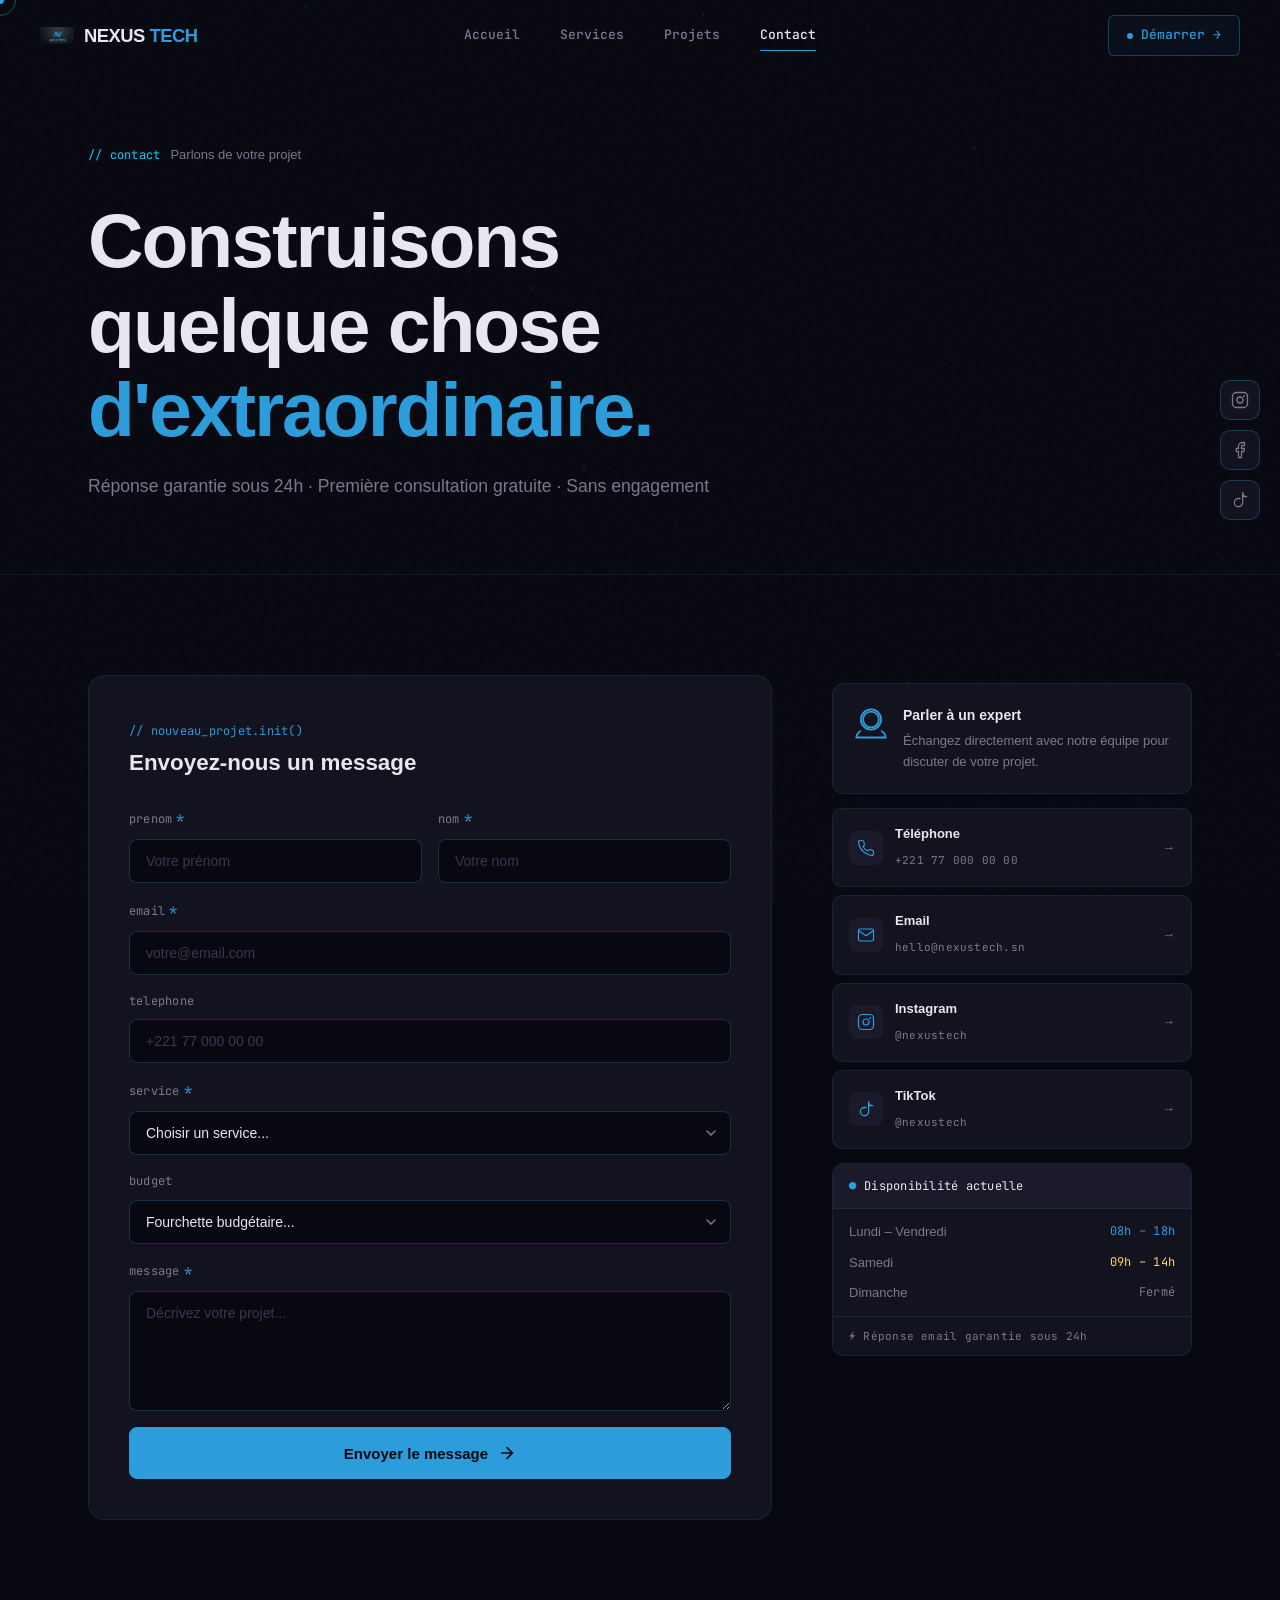
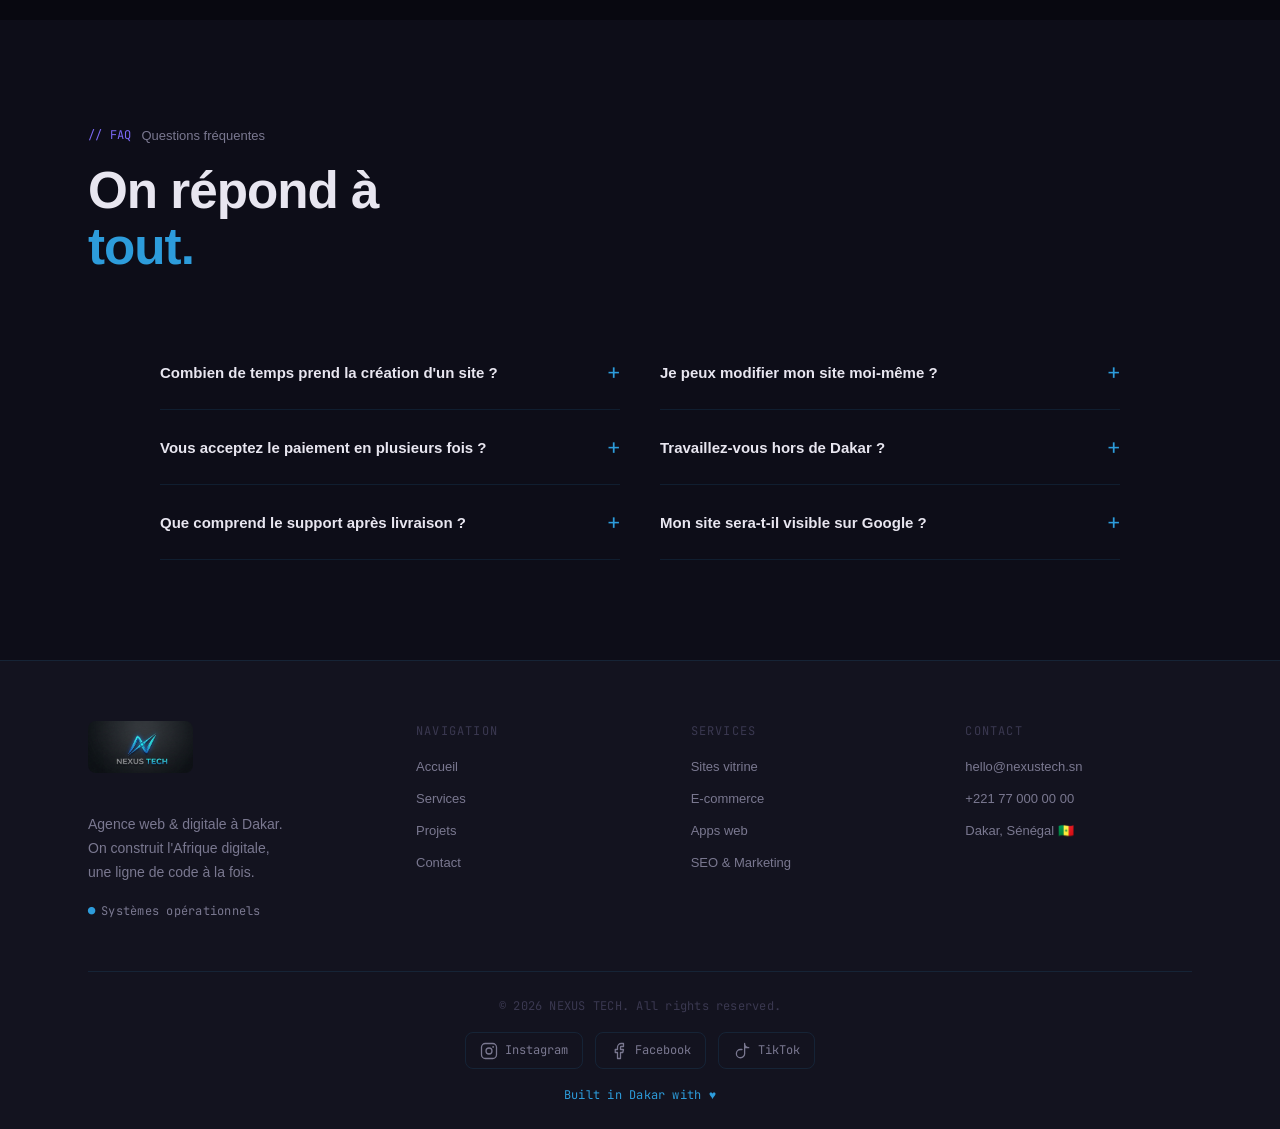
<file: contact.html>
<!DOCTYPE html>
<html lang="fr">
<head>
  <meta charset="UTF-8"/>
  <meta name="viewport" content="width=device-width, initial-scale=1.0"/>
  <link rel="icon" href="[data-uri]"/>
  <link rel="stylesheet" href="style.css"/>
  <link href="https://api.fontshare.com/v2/css?f[]=clash-display@400,500,600,700&f[]=cabinet-grotesk@300,400,500,700,800&display=swap" rel="stylesheet"/>
  <link href="https://fonts.googleapis.com/css2?family=JetBrains+Mono:wght@300;400;500;700&display=swap" rel="stylesheet"/>
  <title>Contact — NEXUS TECH · Agence Web Dakar</title>
</head>
<body>
<div class="cursor" id="cursor"></div>
<div class="cursor-follower" id="cursorFollower"></div>
<canvas id="bgCanvas"></canvas>
<div class="noise"></div>
<div class="social-float">
  <a href="https://instagram.com/nexustech" target="_blank" rel="noopener" class="sf-btn" aria-label="Instagram">
    <svg viewBox="0 0 24 24" fill="none"><rect x="2" y="2" width="20" height="20" rx="5" stroke="currentColor" stroke-width="1.7"/><circle cx="12" cy="12" r="4" stroke="currentColor" stroke-width="1.7"/><circle cx="17.5" cy="6.5" r="1.2" fill="currentColor"/></svg>
  </a>
  <a href="https://facebook.com/nexustech" target="_blank" rel="noopener" class="sf-btn" aria-label="Facebook">
    <svg viewBox="0 0 24 24" fill="none"><path d="M18 2h-3a5 5 0 00-5 5v3H7v4h3v8h4v-8h3l1-4h-4V7a1 1 0 011-1h3z" stroke="currentColor" stroke-width="1.7" stroke-linejoin="round"/></svg>
  </a>
  <a href="https://tiktok.com/@nexustech" target="_blank" rel="noopener" class="sf-btn" aria-label="TikTok">
    <svg viewBox="0 0 24 24" fill="none"><path d="M21 7.5A5.5 5.5 0 0115.5 2v4a1.5 1.5 0 001.5 1.5h4M15.5 2v13.5a5.5 5.5 0 11-5.5-5.5H12" stroke="currentColor" stroke-width="1.7" stroke-linecap="round" stroke-linejoin="round"/></svg>
  </a>
</div>

<nav class="nav" id="nav">
  <a href="index.html" class="nav-logo"><img src="[data-uri]" alt="Nexus Tech" class="logo-img"/><span class="logo-text">NEXUS <em>TECH</em></span></a>
  <div class="nav-center">
    <a href="index.html" class="nav-link ">Accueil</a>
    <a href="services.html" class="nav-link ">Services</a>
    <a href="projets.html" class="nav-link ">Projets</a>
    <a href="contact.html" class="nav-link active">Contact</a>
  </div>
  <a href="contact.html" class="nav-cta">
    <span class="cta-dot"></span>Démarrer →
  </a>
  <button class="burger" id="burger">
    <div class="burger-lines"><span></span><span></span><span></span></div>
  </button>
</nav>

<div class="mobile-menu" id="mobileMenu">
  <div class="mobile-menu-inner">
    <a href="index.html" class="mob-link"><span class="mob-num">01.</span> Accueil</a>
    <a href="services.html" class="mob-link"><span class="mob-num">02.</span> Services</a>
    <a href="projets.html" class="mob-link"><span class="mob-num">03.</span> Projets</a>
    <a href="contact.html" class="mob-link"><span class="mob-num">04.</span> Contact</a>
    <a href="contact.html" class="mob-cta">Démarrer un projet →</a>
    <div class="mob-footer">
      <span class="mono-sm">hello@nexustech.sn</span>
      <div class="mob-socials">
        <a href="https://instagram.com/nexustech" target="_blank" rel="noopener" aria-label="Instagram">
          <svg viewBox="0 0 24 24" fill="none" width="20" height="20"><rect x="2" y="2" width="20" height="20" rx="5" stroke="currentColor" stroke-width="1.7"/><circle cx="12" cy="12" r="4" stroke="currentColor" stroke-width="1.7"/><circle cx="17.5" cy="6.5" r="1.2" fill="currentColor"/></svg>
        </a>
        <a href="https://facebook.com/nexustech" target="_blank" rel="noopener" aria-label="Facebook">
          <svg viewBox="0 0 24 24" fill="none" width="20" height="20"><path d="M18 2h-3a5 5 0 00-5 5v3H7v4h3v8h4v-8h3l1-4h-4V7a1 1 0 011-1h3z" stroke="currentColor" stroke-width="1.7" stroke-linejoin="round"/></svg>
        </a>
        <a href="https://tiktok.com/@nexustech" target="_blank" rel="noopener" aria-label="TikTok">
          <svg viewBox="0 0 24 24" fill="none" width="20" height="20"><path d="M21 7.5A5.5 5.5 0 0115.5 2v4a1.5 1.5 0 001.5 1.5h4M15.5 2v13.5a5.5 5.5 0 11-5.5-5.5H12" stroke="currentColor" stroke-width="1.7" stroke-linecap="round" stroke-linejoin="round"/></svg>
        </a>
      </div>
    </div>
  </div>
</div>

<section class="page-hero">
  <div class="container">
    <div class="ph-content">
      <div class="section-label reveal"><span class="mono-sm c-cyan">// contact</span><span>Parlons de votre projet</span></div>
      <h1 class="reveal delay-1">Construisons quelque chose<br/><em>d'extraordinaire.</em></h1>
      <p class="ph-sub reveal delay-2">Réponse garantie sous 24h · Première consultation gratuite · Sans engagement</p>
    </div>
  </div>
</section>

<section class="section contact-section">
  <div class="container">
    <div class="contact-layout">
      <div class="contact-form-box reveal">
        <div class="form-header">
          <span class="mono-sm c-blue">// nouveau_projet.init()</span>
          <h3>Envoyez-nous un message</h3>
        </div>
        <form class="contact-form" id="contactForm" novalidate>
          <div class="field-row">
            <div class="field-group"><label class="field-label"><span class="mono-sm c-text2">prenom</span><span class="req c-blue">*</span></label><input type="text" name="prenom" placeholder="Votre prénom" required/></div>
            <div class="field-group"><label class="field-label"><span class="mono-sm c-text2">nom</span><span class="req c-blue">*</span></label><input type="text" name="nom" placeholder="Votre nom" required/></div>
          </div>
          <div class="field-group"><label class="field-label"><span class="mono-sm c-text2">email</span><span class="req c-blue">*</span></label><input type="email" name="email" placeholder="votre@email.com" required/></div>
          <div class="field-group"><label class="field-label"><span class="mono-sm c-text2">telephone</span></label><input type="tel" name="tel" placeholder="+221 77 000 00 00"/></div>
          <div class="field-group">
            <label class="field-label"><span class="mono-sm c-text2">service</span><span class="req c-blue">*</span></label>
            <select name="service" required>
              <option value="" disabled selected>Choisir un service...</option>
              <option>Site vitrine</option><option>E-commerce</option>
              <option>Application web</option><option>SEO & Marketing</option>
              <option>Je ne sais pas encore</option>
            </select>
          </div>
          <div class="field-group">
            <label class="field-label"><span class="mono-sm c-text2">budget</span></label>
            <select name="budget">
              <option value="" disabled selected>Fourchette budgétaire...</option>
              <option>250 000 – 500 000 FCFA</option>
              <option>500 000 – 1 000 000 FCFA</option>
              <option>Plus de 1 000 000 FCFA</option>
              <option>Je ne sais pas encore</option>
            </select>
          </div>
          <div class="field-group"><label class="field-label"><span class="mono-sm c-text2">message</span><span class="req c-blue">*</span></label><textarea name="message" rows="5" placeholder="Décrivez votre projet..." required></textarea></div>
          <button type="submit" class="btn btn-primary btn-full btn-lg" id="submitBtn">
            <span id="btnText">Envoyer le message</span>
            <svg viewBox="0 0 20 20" fill="none" width="18" height="18"><path d="M4 10h12M10 4l6 6-6 6" stroke="currentColor" stroke-width="1.8" stroke-linecap="round"/></svg>
          </button>
        </form>
        <div class="form-success" id="formSuccess">
          <div class="success-ring"><svg viewBox="0 0 60 60" fill="none"><circle cx="30" cy="30" r="28" stroke="var(--blue)" stroke-width="2"/><path d="M18 30l9 9 15-18" stroke="var(--blue)" stroke-width="2.5" stroke-linecap="round" stroke-linejoin="round"/></svg></div>
          <h3>Message envoyé !</h3>
          <p>Notre équipe vous répondra dans les <span class="c-blue">24 heures</span>.</p>
          <a href="index.html" class="btn btn-outline" style="margin-top:2rem">Retour à l'accueil</a>
        </div>
      </div>

      <div class="contact-sidebar">
        <div class="contact-info-block reveal delay-1">
          <div class="cib-icon"><svg viewBox="0 0 32 32" fill="none"><path d="M16 3a9 9 0 100 18A9 9 0 0016 3zm0 2a7 7 0 110 14A7 7 0 0116 5zM7 22c-2.8 1.8-4 4-4 6h26c0-2-1.2-4.2-4-6" stroke="currentColor" stroke-width="1.6"/></svg></div>
          <div><strong>Parler à un expert</strong><p>Échangez directement avec notre équipe pour discuter de votre projet.</p></div>
        </div>
        <div class="contact-channels reveal delay-2">
          <a href="tel:+221770000000" class="channel-btn">
            <div class="channel-icon"><svg viewBox="0 0 24 24" fill="none"><path d="M22 16.9v3a2 2 0 01-2.2 2A19.8 19.8 0 012.1 4.2 2 2 0 014.1 2h3a2 2 0 012 1.7c.1 1 .4 2 .7 2.8a2 2 0 01-.4 2.1L8.1 9.9a16 16 0 006 6l1.3-1.3a2 2 0 012.1-.4c.8.4 1.8.6 2.8.7A2 2 0 0122 16.9z" stroke="currentColor" stroke-width="1.6"/></svg></div>
            <div><strong>Téléphone</strong><span class="mono-sm">+221 77 000 00 00</span></div>
            <span class="channel-arrow">→</span>
          </a>
          <a href="mailto:hello@nexustech.sn" class="channel-btn">
            <div class="channel-icon"><svg viewBox="0 0 24 24" fill="none"><path d="M4 4h16c1.1 0 2 .9 2 2v12c0 1.1-.9 2-2 2H4c-1.1 0-2-.9-2-2V6c0-1.1.9-2 2-2z" stroke="currentColor" stroke-width="1.6"/><path d="M22 6l-10 7L2 6" stroke="currentColor" stroke-width="1.6"/></svg></div>
            <div><strong>Email</strong><span class="mono-sm">hello@nexustech.sn</span></div>
            <span class="channel-arrow">→</span>
          </a>
          <a href="https://instagram.com/nexustech" target="_blank" rel="noopener" class="channel-btn">
            <div class="channel-icon"><svg viewBox="0 0 24 24" fill="none"><rect x="2" y="2" width="20" height="20" rx="5" stroke="currentColor" stroke-width="1.6"/><circle cx="12" cy="12" r="4" stroke="currentColor" stroke-width="1.6"/><circle cx="17.5" cy="6.5" r="1.2" fill="currentColor"/></svg></div>
            <div><strong>Instagram</strong><span class="mono-sm">@nexustech</span></div>
            <span class="channel-arrow">→</span>
          </a>
          <a href="https://tiktok.com/@nexustech" target="_blank" rel="noopener" class="channel-btn">
            <div class="channel-icon"><svg viewBox="0 0 24 24" fill="none"><path d="M21 7.5A5.5 5.5 0 0115.5 2v4a1.5 1.5 0 001.5 1.5h4M15.5 2v13.5a5.5 5.5 0 11-5.5-5.5H12" stroke="currentColor" stroke-width="1.7" stroke-linecap="round" stroke-linejoin="round"/></svg></div>
            <div><strong>TikTok</strong><span class="mono-sm">@nexustech</span></div>
            <span class="channel-arrow">→</span>
          </a>
        </div>
        <div class="availability-card reveal delay-3">
          <div class="avail-header mono-sm"><span class="c-blue">●</span> Disponibilité actuelle</div>
          <div class="avail-body">
            <div class="avail-row"><span>Lundi – Vendredi</span><span class="c-blue mono-sm">08h – 18h</span></div>
            <div class="avail-row"><span>Samedi</span><span class="c-yellow mono-sm">09h – 14h</span></div>
            <div class="avail-row"><span>Dimanche</span><span class="c-text2 mono-sm">Fermé</span></div>
          </div>
          <div class="avail-note mono-sm">⚡ Réponse email garantie sous 24h</div>
        </div>
      </div>
    </div>
  </div>
</section>

<!-- FAQ -->
<section class="section faq-section">
  <div class="container">
    <div class="section-head">
      <div class="section-label reveal"><span class="mono-sm c-violet">// FAQ</span><span>Questions fréquentes</span></div>
      <h2 class="section-title reveal delay-1">On répond à<br/><em>tout.</em></h2>
    </div>
    <div class="faq-grid">
      <div class="faq-item reveal"><button class="faq-q" onclick="toggleFaq(this)">Combien de temps prend la création d'un site ?<span class="faq-ico">+</span></button><div class="faq-ans"><p>Site vitrine : 2–3 semaines. E-commerce : 3–5 semaines. Application sur-mesure : défini lors du kick-off.</p></div></div>
      <div class="faq-item reveal delay-1"><button class="faq-q" onclick="toggleFaq(this)">Je peux modifier mon site moi-même ?<span class="faq-ico">+</span></button><div class="faq-ans"><p>Oui. Chaque site est livré avec un CMS intuitif + formation complète. Aucune compétence technique requise.</p></div></div>
      <div class="faq-item reveal delay-2"><button class="faq-q" onclick="toggleFaq(this)">Vous acceptez le paiement en plusieurs fois ?<span class="faq-ico">+</span></button><div class="faq-ans"><p>Oui : 50% au démarrage, solde à la livraison. On accepte Wave, Orange Money et virement bancaire.</p></div></div>
      <div class="faq-item reveal delay-3"><button class="faq-q" onclick="toggleFaq(this)">Travaillez-vous hors de Dakar ?<span class="faq-ico">+</span></button><div class="faq-ans"><p>Oui, partout au Sénégal et en Afrique de l'Ouest via WhatsApp, Zoom ou Notion. La distance n'est pas un obstacle.</p></div></div>
      <div class="faq-item reveal delay-4"><button class="faq-q" onclick="toggleFaq(this)">Que comprend le support après livraison ?<span class="faq-ico">+</span></button><div class="faq-ans"><p>Période de support incluse (1, 3 ou 12 mois selon le plan) + contrats de maintenance mensuelle disponibles.</p></div></div>
      <div class="faq-item reveal delay-5"><button class="faq-q" onclick="toggleFaq(this)">Mon site sera-t-il visible sur Google ?<span class="faq-ico">+</span></button><div class="faq-ans"><p>Le SEO de base est inclus dans tous les forfaits. Notre service SEO mensuel optimise votre positionnement en continu.</p></div></div>
    </div>
  </div>
</section>

<footer class="footer">
  <div class="container">
    <div class="footer-grid">
      <div class="footer-brand">
                <a href="index.html" class="foot-logo-wrap">
          <img src="[data-uri]" alt="Nexus Tech" class="foot-logo-img"/>
        </a>
        <p>Agence web & digitale à Dakar.<br/>On construit l'Afrique digitale,<br/>une ligne de code à la fois.</p>
        <div class="foot-badge mono-sm"><span class="c-blue">●</span> Systèmes opérationnels</div>
      </div>
      <div class="footer-col">
        <div class="foot-label mono-sm">Navigation</div>
        <a href="index.html">Accueil</a>
        <a href="services.html">Services</a>
        <a href="projets.html">Projets</a>
        <a href="contact.html">Contact</a>
      </div>
      <div class="footer-col">
        <div class="foot-label mono-sm">Services</div>
        <a href="services.html">Sites vitrine</a>
        <a href="services.html">E-commerce</a>
        <a href="services.html">Apps web</a>
        <a href="services.html">SEO & Marketing</a>
      </div>
      <div class="footer-col">
        <div class="foot-label mono-sm">Contact</div>
        <a href="mailto:hello@nexustech.sn">hello@nexustech.sn</a>
        <a href="tel:+221770000000">+221 77 000 00 00</a>
        <span>Dakar, Sénégal 🇸🇳</span>
      </div>
    </div>
        <div class="footer-bottom">
      <span class="mono-sm">© 2026 NEXUS TECH. All rights reserved.</span>
      <div class="footer-socials">
  <a href="https://instagram.com/nexustech" target="_blank" rel="noopener" class="fsoc-btn" aria-label="Instagram">
    <svg viewBox="0 0 24 24" fill="none" width="18" height="18"><rect x="2" y="2" width="20" height="20" rx="5" stroke="currentColor" stroke-width="1.7"/><circle cx="12" cy="12" r="4" stroke="currentColor" stroke-width="1.7"/><circle cx="17.5" cy="6.5" r="1.2" fill="currentColor"/></svg>
    Instagram
  </a>
  <a href="https://facebook.com/nexustech" target="_blank" rel="noopener" class="fsoc-btn" aria-label="Facebook">
    <svg viewBox="0 0 24 24" fill="none" width="18" height="18"><path d="M18 2h-3a5 5 0 00-5 5v3H7v4h3v8h4v-8h3l1-4h-4V7a1 1 0 011-1h3z" stroke="currentColor" stroke-width="1.7" stroke-linejoin="round"/></svg>
    Facebook
  </a>
  <a href="https://tiktok.com/@nexustech" target="_blank" rel="noopener" class="fsoc-btn" aria-label="TikTok">
    <svg viewBox="0 0 24 24" fill="none" width="18" height="18"><path d="M21 7.5A5.5 5.5 0 0115.5 2v4a1.5 1.5 0 001.5 1.5h4M15.5 2v13.5a5.5 5.5 0 11-5.5-5.5H12" stroke="currentColor" stroke-width="1.7" stroke-linecap="round" stroke-linejoin="round"/></svg>
    TikTok
  </a>
</div>
      <span class="mono-sm c-blue">Built in Dakar with ♥</span>
    </div>
  </div>
</footer>
<script src="main.js"></script>
</body>
</html>
</file>
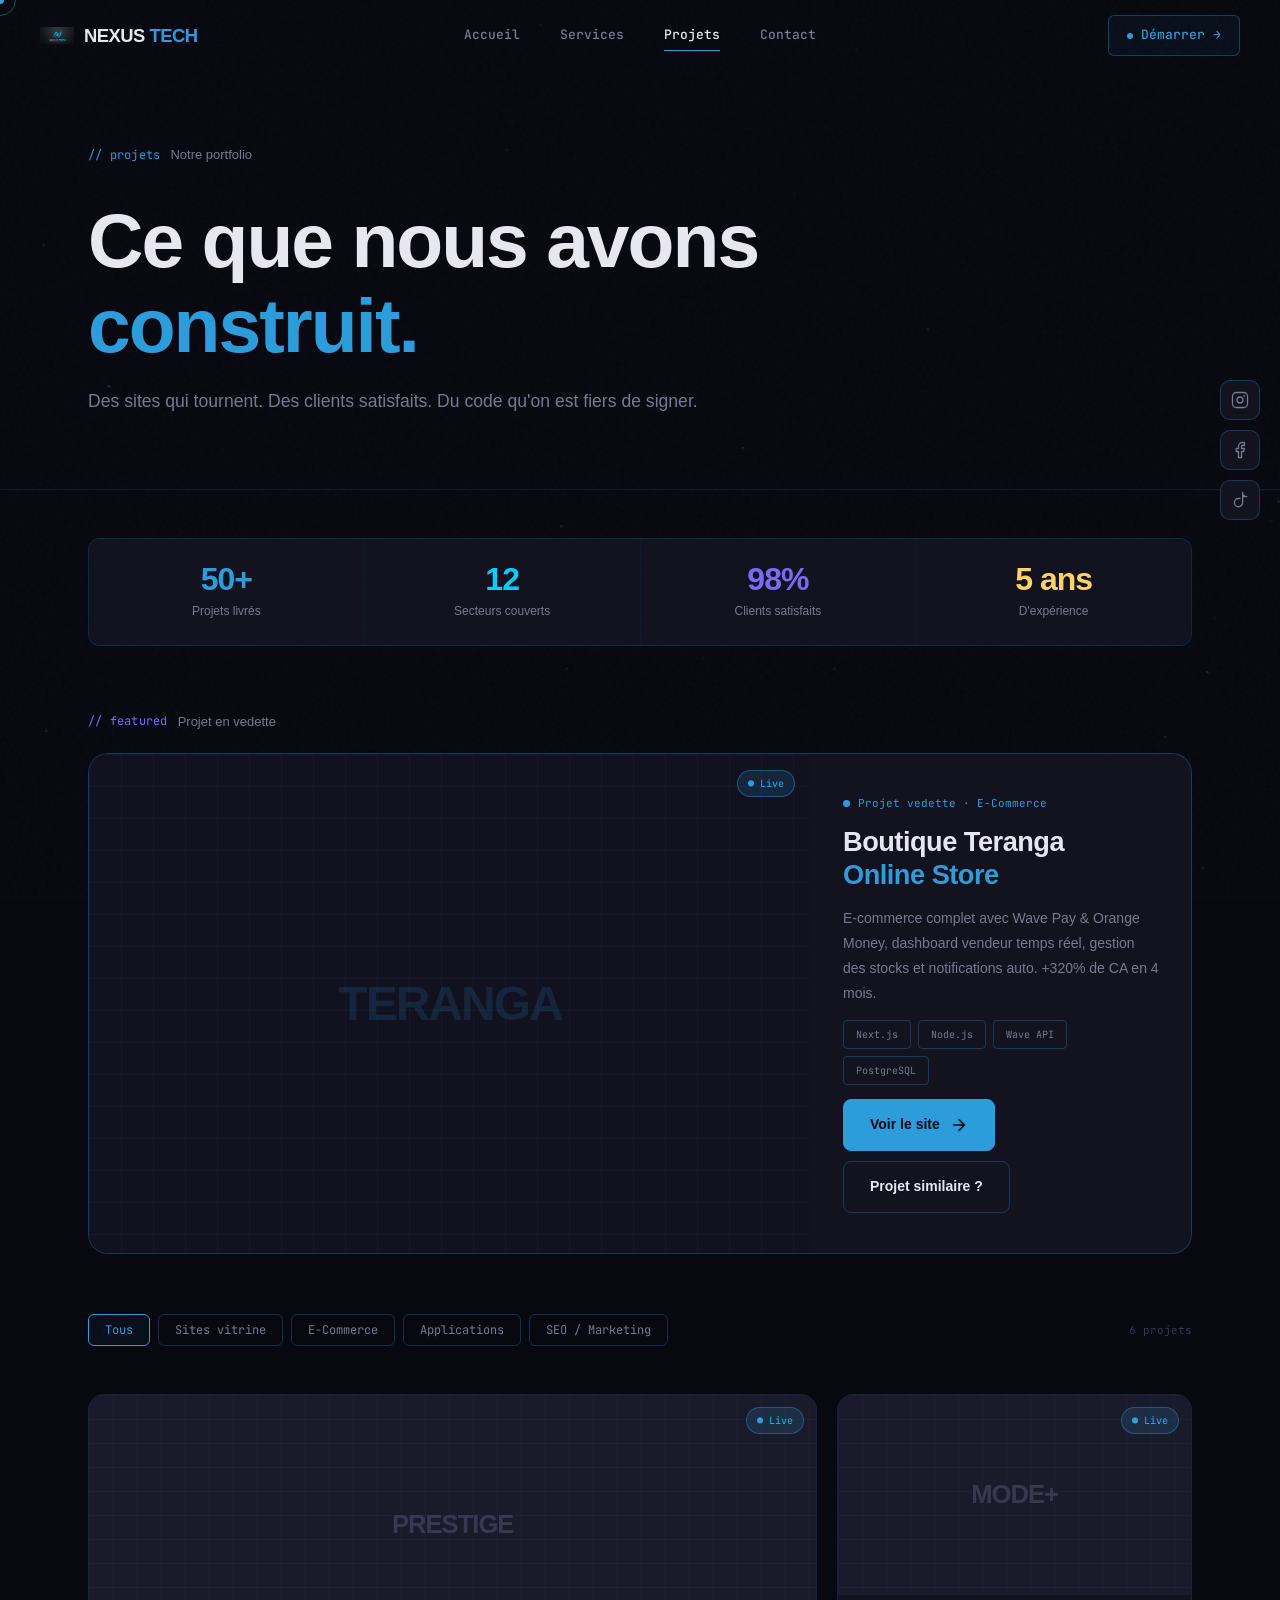
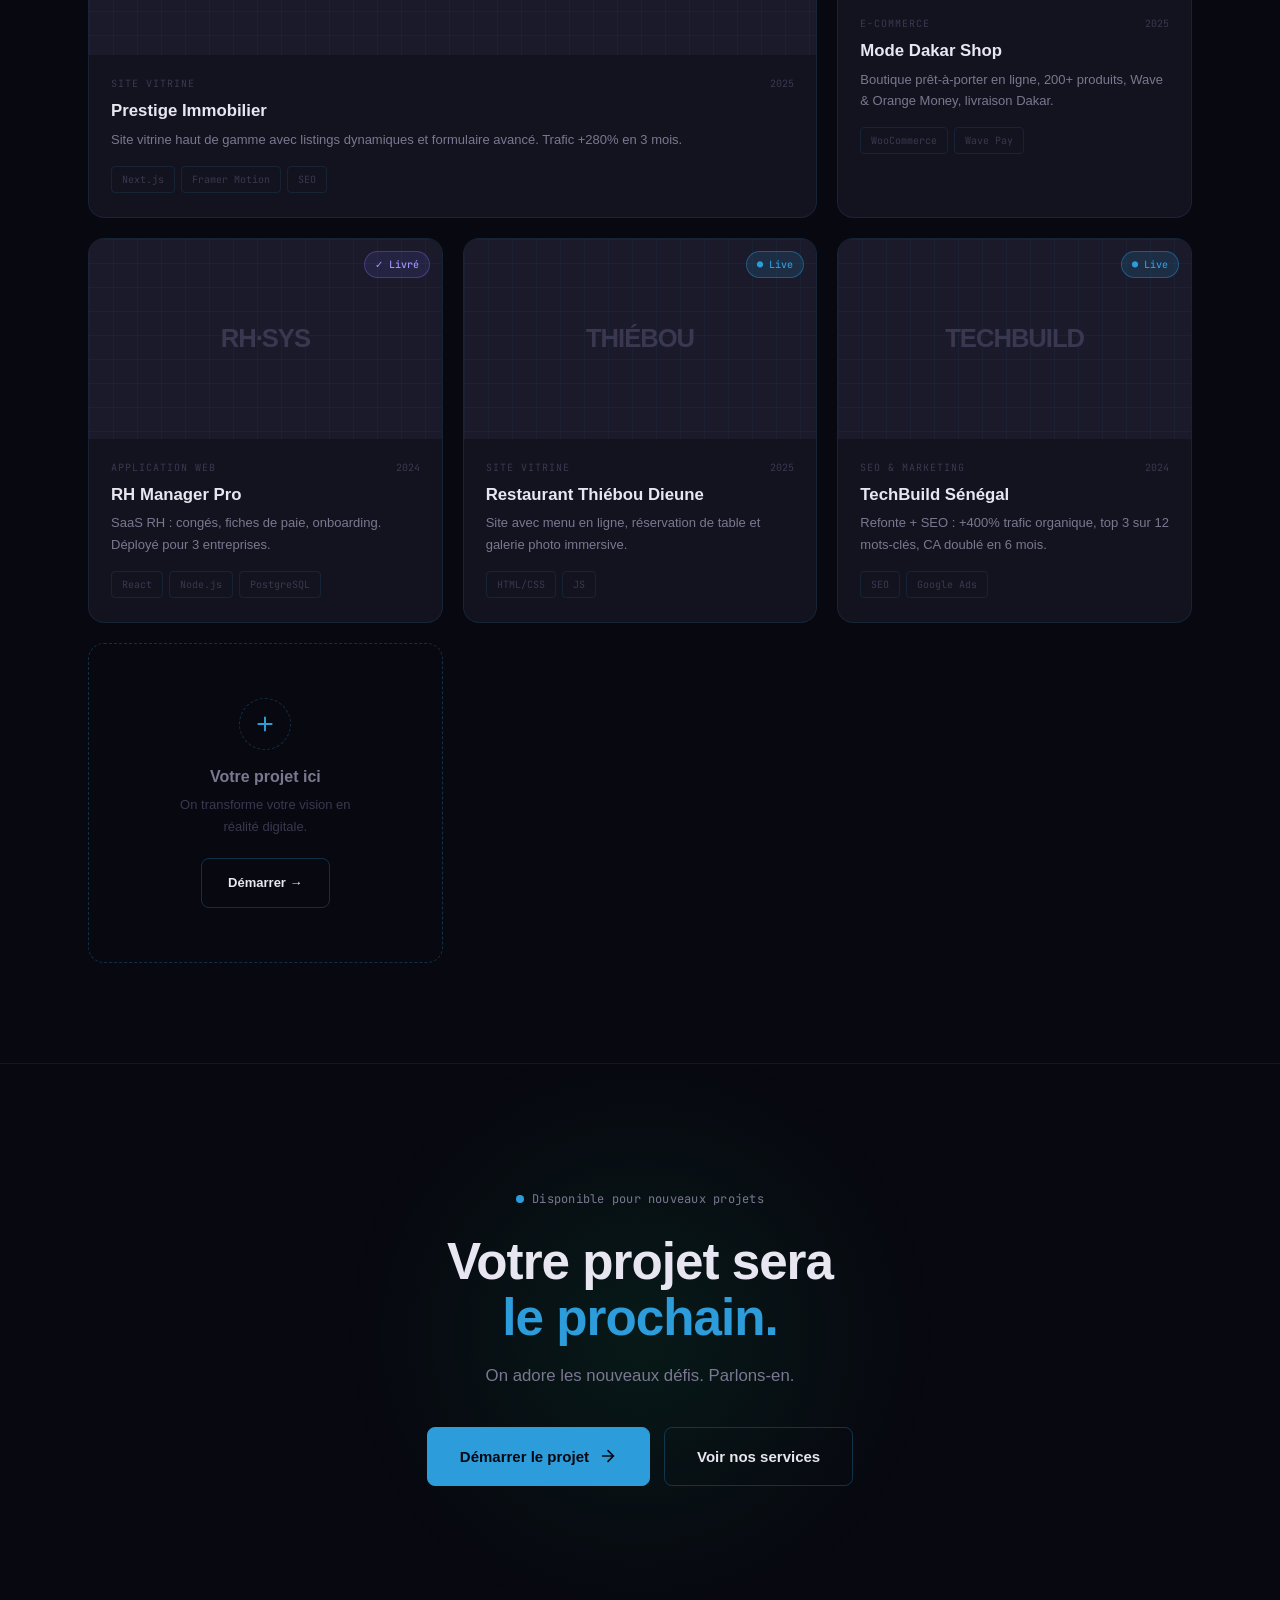
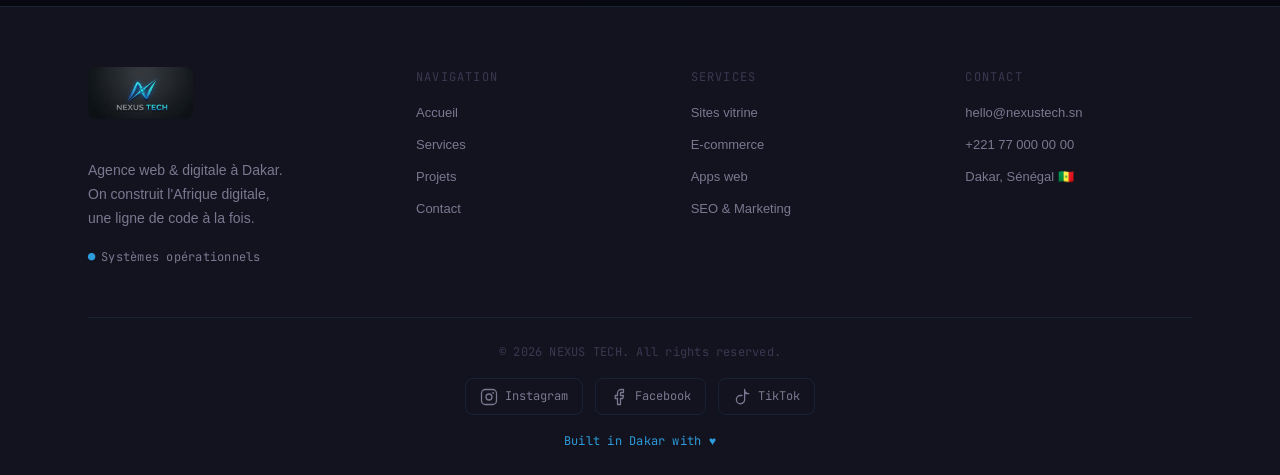
<file: Projets.html>
<!DOCTYPE html>
<html lang="fr">
<head>
  <meta charset="UTF-8"/>
  <meta name="viewport" content="width=device-width, initial-scale=1.0"/>
  <link rel="icon" href="[data-uri]"/>
  <link rel="stylesheet" href="style.css"/>
  <link href="https://api.fontshare.com/v2/css?f[]=clash-display@400,500,600,700&f[]=cabinet-grotesk@300,400,500,700,800&display=swap" rel="stylesheet"/>
  <link href="https://fonts.googleapis.com/css2?family=JetBrains+Mono:wght@300;400;500;700&display=swap" rel="stylesheet"/>
  <title>Projets — NEXUS TECH · Agence Web Dakar</title>
  <style>
    .filter-bar{display:flex;align-items:center;gap:8px;flex-wrap:wrap;margin-bottom:48px}
    .filter-btn{font-family:'JetBrains Mono',monospace;font-size:12px;padding:7px 16px;border:1px solid var(--border2);border-radius:6px;background:transparent;color:var(--text2);cursor:pointer;transition:all 0.2s}
    .filter-btn:hover,.filter-btn.active{border-color:var(--blue);color:var(--blue);background:rgba(45,156,219,0.06)}
    .filter-count{font-family:'JetBrains Mono',monospace;font-size:11px;color:var(--text3);margin-left:auto}
    .projects-grid{display:grid;grid-template-columns:repeat(3,1fr);gap:20px}
    .proj-card{background:var(--surface);border:1px solid var(--border);border-radius:16px;overflow:hidden;transition:transform 0.3s,border-color 0.3s,box-shadow 0.3s;position:relative}
    .proj-card:hover{transform:translateY(-6px);border-color:var(--border2);box-shadow:0 24px 60px rgba(0,0,0,0.5)}
    .proj-thumb{position:relative;height:200px;overflow:hidden;background:var(--surface2)}
    .proj-thumb img{width:100%;height:100%;object-fit:cover;transition:transform 0.5s ease;display:block}
    .proj-card:hover .proj-thumb img{transform:scale(1.05)}
    .proj-thumb-placeholder{width:100%;height:100%;display:flex;align-items:center;justify-content:center;position:relative;overflow:hidden}
    .proj-thumb-placeholder::before{content:'';position:absolute;inset:0;background-image:linear-gradient(rgba(45,156,219,0.05) 1px,transparent 1px),linear-gradient(90deg,rgba(45,156,219,0.05) 1px,transparent 1px);background-size:24px 24px}
    .ph-logo{font-family:'Clash Display',sans-serif;font-size:1.6rem;font-weight:700;color:var(--text3);position:relative;z-index:1;letter-spacing:-1px}
    .proj-overlay{position:absolute;inset:0;background:rgba(8,8,16,0.88);display:flex;align-items:center;justify-content:center;gap:12px;opacity:0;transition:opacity 0.3s}
    .proj-card:hover .proj-overlay{opacity:1}
    .overlay-btn{display:inline-flex;align-items:center;gap:7px;font-family:'JetBrains Mono',monospace;font-size:12px;font-weight:500;padding:9px 18px;border-radius:6px;border:1px solid;transition:all 0.2s;text-decoration:none}
    .overlay-btn.live{border-color:var(--blue);color:var(--blue);background:rgba(45,156,219,0.08)}
    .overlay-btn.live:hover{background:rgba(45,156,219,0.18)}
    .proj-status{position:absolute;top:12px;right:12px;font-family:'JetBrains Mono',monospace;font-size:10px;font-weight:500;padding:4px 10px;border-radius:100px;z-index:2}
    .proj-status.live-badge{background:rgba(45,156,219,0.15);border:1px solid rgba(45,156,219,0.4);color:var(--blue)}
    .proj-status.done-badge{background:rgba(124,106,247,0.12);border:1px solid rgba(124,106,247,0.35);color:var(--violet2)}
    .proj-body{padding:20px 22px 24px}
    .proj-meta{display:flex;align-items:center;justify-content:space-between;margin-bottom:10px}
    .proj-cat{font-family:'JetBrains Mono',monospace;font-size:10px;color:var(--text3);text-transform:uppercase;letter-spacing:0.1em}
    .proj-year{font-family:'JetBrains Mono',monospace;font-size:10px;color:var(--text3)}
    .proj-body h3{font-size:1.05rem;margin-bottom:8px;transition:color 0.2s}
    .proj-card:hover .proj-body h3{color:var(--blue)}
    .proj-body p{font-size:13px;color:var(--text2);line-height:1.65;margin-bottom:16px}
    .proj-tags{display:flex;gap:6px;flex-wrap:wrap}
    .proj-tag{font-family:'JetBrains Mono',monospace;font-size:10px;padding:4px 10px;border:1px solid var(--border);border-radius:4px;color:var(--text3)}
    .proj-card.featured{grid-column:span 2}
    .proj-card.featured .proj-thumb{height:260px}
    .proj-card.hidden{display:none}
    .feat-proj{background:var(--surface);border:1px solid var(--border2);border-radius:20px;overflow:hidden;margin-bottom:60px;display:grid;grid-template-columns:1fr 380px}
    .feat-thumb{position:relative;overflow:hidden;background:var(--surface2);min-height:300px}
    .feat-thumb img{width:100%;height:100%;object-fit:cover;transition:transform 0.6s ease}
    .feat-proj:hover .feat-thumb img{transform:scale(1.04)}
    .feat-placeholder{width:100%;height:100%;display:flex;align-items:center;justify-content:center;background:var(--bg3);position:relative;overflow:hidden}
    .feat-placeholder::before{content:'';position:absolute;inset:0;background-image:linear-gradient(rgba(45,156,219,0.06) 1px,transparent 1px),linear-gradient(90deg,rgba(45,156,219,0.06) 1px,transparent 1px);background-size:32px 32px}
    .feat-logo{font-family:'Clash Display',sans-serif;font-size:3rem;font-weight:700;color:rgba(45,156,219,0.15);position:relative;z-index:1;letter-spacing:-2px}
    .feat-body{padding:40px 32px;display:flex;flex-direction:column;justify-content:center;gap:14px}
    .feat-label{display:inline-flex;align-items:center;gap:8px;font-family:'JetBrains Mono',monospace;font-size:11px;color:var(--blue)}
    .feat-body h2{font-size:1.7rem;letter-spacing:-0.5px;line-height:1.2}
    .feat-body p{font-size:14px;color:var(--text2);line-height:1.8}
    .feat-tags{display:flex;gap:7px;flex-wrap:wrap}
    .feat-tag{font-family:'JetBrains Mono',monospace;font-size:10px;padding:5px 12px;border:1px solid var(--border2);border-radius:4px;color:var(--text2)}
    .feat-actions{display:flex;gap:10px;flex-wrap:wrap}
    .pstat-grid{display:grid;grid-template-columns:repeat(4,1fr);gap:1px;background:var(--border);border:1px solid var(--border);border-radius:12px;overflow:hidden;margin-bottom:60px}
    .pstat{background:var(--surface);padding:24px 20px;text-align:center}
    .pstat-n{font-family:'Clash Display',sans-serif;font-size:2rem;font-weight:700;line-height:1;letter-spacing:-1px}
    .pstat-l{font-size:12px;color:var(--text2);margin-top:6px}
    @media(max-width:960px){.projects-grid{grid-template-columns:repeat(2,1fr)}.proj-card.featured{grid-column:span 2}.feat-proj{grid-template-columns:1fr}.feat-thumb{min-height:200px}.pstat-grid{grid-template-columns:repeat(2,1fr)}}
    @media(max-width:600px){.projects-grid{grid-template-columns:1fr}.proj-card.featured{grid-column:span 1}.pstat-grid{grid-template-columns:repeat(2,1fr)}}
  </style>
</head>
<body>
<div class="cursor" id="cursor"></div>
<div class="cursor-follower" id="cursorFollower"></div>
<canvas id="bgCanvas"></canvas>
<div class="noise"></div>
<div class="social-float">
  <a href="https://instagram.com/nexustech" target="_blank" rel="noopener" class="sf-btn" aria-label="Instagram">
    <svg viewBox="0 0 24 24" fill="none"><rect x="2" y="2" width="20" height="20" rx="5" stroke="currentColor" stroke-width="1.7"/><circle cx="12" cy="12" r="4" stroke="currentColor" stroke-width="1.7"/><circle cx="17.5" cy="6.5" r="1.2" fill="currentColor"/></svg>
  </a>
  <a href="https://facebook.com/nexustech" target="_blank" rel="noopener" class="sf-btn" aria-label="Facebook">
    <svg viewBox="0 0 24 24" fill="none"><path d="M18 2h-3a5 5 0 00-5 5v3H7v4h3v8h4v-8h3l1-4h-4V7a1 1 0 011-1h3z" stroke="currentColor" stroke-width="1.7" stroke-linejoin="round"/></svg>
  </a>
  <a href="https://tiktok.com/@nexustech" target="_blank" rel="noopener" class="sf-btn" aria-label="TikTok">
    <svg viewBox="0 0 24 24" fill="none"><path d="M21 7.5A5.5 5.5 0 0115.5 2v4a1.5 1.5 0 001.5 1.5h4M15.5 2v13.5a5.5 5.5 0 11-5.5-5.5H12" stroke="currentColor" stroke-width="1.7" stroke-linecap="round" stroke-linejoin="round"/></svg>
  </a>
</div>

<nav class="nav" id="nav">
  <a href="index.html" class="nav-logo"><img src="[data-uri]" alt="Nexus Tech" class="logo-img"/><span class="logo-text">NEXUS <em>TECH</em></span></a>
  <div class="nav-center">
    <a href="index.html" class="nav-link ">Accueil</a>
    <a href="services.html" class="nav-link ">Services</a>
    <a href="projets.html" class="nav-link active">Projets</a>
    <a href="contact.html" class="nav-link ">Contact</a>
  </div>
  <a href="contact.html" class="nav-cta">
    <span class="cta-dot"></span>Démarrer →
  </a>
  <button class="burger" id="burger">
    <div class="burger-lines"><span></span><span></span><span></span></div>
  </button>
</nav>

<div class="mobile-menu" id="mobileMenu">
  <div class="mobile-menu-inner">
    <a href="index.html" class="mob-link"><span class="mob-num">01.</span> Accueil</a>
    <a href="services.html" class="mob-link"><span class="mob-num">02.</span> Services</a>
    <a href="projets.html" class="mob-link"><span class="mob-num">03.</span> Projets</a>
    <a href="contact.html" class="mob-link"><span class="mob-num">04.</span> Contact</a>
    <a href="contact.html" class="mob-cta">Démarrer un projet →</a>
    <div class="mob-footer">
      <span class="mono-sm">hello@nexustech.sn</span>
      <div class="mob-socials">
        <a href="https://instagram.com/nexustech" target="_blank" rel="noopener" aria-label="Instagram">
          <svg viewBox="0 0 24 24" fill="none" width="20" height="20"><rect x="2" y="2" width="20" height="20" rx="5" stroke="currentColor" stroke-width="1.7"/><circle cx="12" cy="12" r="4" stroke="currentColor" stroke-width="1.7"/><circle cx="17.5" cy="6.5" r="1.2" fill="currentColor"/></svg>
        </a>
        <a href="https://facebook.com/nexustech" target="_blank" rel="noopener" aria-label="Facebook">
          <svg viewBox="0 0 24 24" fill="none" width="20" height="20"><path d="M18 2h-3a5 5 0 00-5 5v3H7v4h3v8h4v-8h3l1-4h-4V7a1 1 0 011-1h3z" stroke="currentColor" stroke-width="1.7" stroke-linejoin="round"/></svg>
        </a>
        <a href="https://tiktok.com/@nexustech" target="_blank" rel="noopener" aria-label="TikTok">
          <svg viewBox="0 0 24 24" fill="none" width="20" height="20"><path d="M21 7.5A5.5 5.5 0 0115.5 2v4a1.5 1.5 0 001.5 1.5h4M15.5 2v13.5a5.5 5.5 0 11-5.5-5.5H12" stroke="currentColor" stroke-width="1.7" stroke-linecap="round" stroke-linejoin="round"/></svg>
        </a>
      </div>
    </div>
  </div>
</div>

<section class="page-hero">
  <div class="container">
    <div class="ph-content">
      <div class="section-label reveal"><span class="mono-sm c-blue">// projets</span><span>Notre portfolio</span></div>
      <h1 class="reveal delay-1">Ce que nous avons<br/><em>construit.</em></h1>
      <p class="ph-sub reveal delay-2">Des sites qui tournent. Des clients satisfaits. Du code qu'on est fiers de signer.</p>
    </div>
  </div>
</section>

<section class="section" style="padding-top:48px">
  <div class="container">

    <div class="pstat-grid reveal">
      <div class="pstat"><div class="pstat-n c-blue">50+</div><div class="pstat-l">Projets livrés</div></div>
      <div class="pstat"><div class="pstat-n c-cyan">12</div><div class="pstat-l">Secteurs couverts</div></div>
      <div class="pstat"><div class="pstat-n c-violet">98%</div><div class="pstat-l">Clients satisfaits</div></div>
      <div class="pstat"><div class="pstat-n" style="color:var(--yellow)">5 ans</div><div class="pstat-l">D'expérience</div></div>
    </div>

    <div class="section-label reveal" style="margin-bottom:20px">
      <span class="mono-sm c-violet">// featured</span><span>Projet en vedette</span>
    </div>

    <div class="feat-proj reveal delay-1">
      <div class="feat-thumb">
        <!-- Remplacez par : <img src="votre-screenshot.jpg" alt="Nom du projet"/> -->
        <div class="feat-placeholder"><span class="feat-logo">TERANGA</span></div>
        <span class="proj-status live-badge" style="top:16px;right:16px">● Live</span>
      </div>
      <div class="feat-body">
        <div class="feat-label"><span class="pulsing" style="width:7px;height:7px;flex-shrink:0"></span> Projet vedette · E-Commerce</div>
        <h2>Boutique Teranga<br/><em>Online Store</em></h2>
        <p>E-commerce complet avec Wave Pay & Orange Money, dashboard vendeur temps réel, gestion des stocks et notifications auto. +320% de CA en 4 mois.</p>
        <div class="feat-tags">
          <span class="feat-tag">Next.js</span><span class="feat-tag">Node.js</span>
          <span class="feat-tag">Wave API</span><span class="feat-tag">PostgreSQL</span>
        </div>
        <div class="feat-actions">
          <a href="#" class="btn btn-primary" target="_blank" rel="noopener">Voir le site <svg viewBox="0 0 20 20" fill="none" width="16" height="16"><path d="M4 10h12M10 4l6 6-6 6" stroke="currentColor" stroke-width="1.8" stroke-linecap="round"/></svg></a>
          <a href="contact.html" class="btn btn-outline">Projet similaire ?</a>
        </div>
      </div>
    </div>

    <div class="filter-bar reveal">
      <button class="filter-btn active" data-filter="all">Tous</button>
      <button class="filter-btn" data-filter="vitrine">Sites vitrine</button>
      <button class="filter-btn" data-filter="ecommerce">E-Commerce</button>
      <button class="filter-btn" data-filter="app">Applications</button>
      <button class="filter-btn" data-filter="seo">SEO / Marketing</button>
      <span class="filter-count" id="filterCount">6 projets</span>
    </div>

    <div class="projects-grid" id="projectsGrid">

      <div class="proj-card featured reveal" data-cat="vitrine">
        <div class="proj-thumb">
          <!-- <img src="screenshot-prestige.jpg" alt="Prestige Immobilier"/> -->
          <div class="proj-thumb-placeholder"><span class="ph-logo">PRESTIGE</span></div>
          <span class="proj-status live-badge">● Live</span>
          <div class="proj-overlay"><a href="#" class="overlay-btn live" target="_blank" rel="noopener"><svg viewBox="0 0 16 16" fill="none" width="13" height="13"><path d="M2 8s3-5 6-5 6 5 6 5-3 5-6 5-6-5-6-5z" stroke="currentColor" stroke-width="1.4"/><circle cx="8" cy="8" r="2" stroke="currentColor" stroke-width="1.4"/></svg> Voir le site</a></div>
        </div>
        <div class="proj-body">
          <div class="proj-meta"><span class="proj-cat">Site Vitrine</span><span class="proj-year">2025</span></div>
          <h3>Prestige Immobilier</h3>
          <p>Site vitrine haut de gamme avec listings dynamiques et formulaire avancé. Trafic +280% en 3 mois.</p>
          <div class="proj-tags"><span class="proj-tag">Next.js</span><span class="proj-tag">Framer Motion</span><span class="proj-tag">SEO</span></div>
        </div>
      </div>

      <div class="proj-card reveal delay-1" data-cat="ecommerce">
        <div class="proj-thumb">
          <!-- <img src="screenshot-mode.jpg" alt="Mode Dakar"/> -->
          <div class="proj-thumb-placeholder"><span class="ph-logo">MODE+</span></div>
          <span class="proj-status live-badge">● Live</span>
          <div class="proj-overlay"><a href="#" class="overlay-btn live" target="_blank" rel="noopener"><svg viewBox="0 0 16 16" fill="none" width="13" height="13"><path d="M2 8s3-5 6-5 6 5 6 5-3 5-6 5-6-5-6-5z" stroke="currentColor" stroke-width="1.4"/><circle cx="8" cy="8" r="2" stroke="currentColor" stroke-width="1.4"/></svg> Voir le site</a></div>
        </div>
        <div class="proj-body">
          <div class="proj-meta"><span class="proj-cat">E-Commerce</span><span class="proj-year">2025</span></div>
          <h3>Mode Dakar Shop</h3>
          <p>Boutique prêt-à-porter en ligne, 200+ produits, Wave & Orange Money, livraison Dakar.</p>
          <div class="proj-tags"><span class="proj-tag">WooCommerce</span><span class="proj-tag">Wave Pay</span></div>
        </div>
      </div>

      <div class="proj-card reveal delay-2" data-cat="app">
        <div class="proj-thumb">
          <!-- <img src="screenshot-rh.jpg" alt="RH Manager"/> -->
          <div class="proj-thumb-placeholder"><span class="ph-logo">RH·SYS</span></div>
          <span class="proj-status done-badge">✓ Livré</span>
          <div class="proj-overlay"><a href="#" class="overlay-btn live" target="_blank" rel="noopener"><svg viewBox="0 0 16 16" fill="none" width="13" height="13"><path d="M2 8s3-5 6-5 6 5 6 5-3 5-6 5-6-5-6-5z" stroke="currentColor" stroke-width="1.4"/><circle cx="8" cy="8" r="2" stroke="currentColor" stroke-width="1.4"/></svg> Démo</a></div>
        </div>
        <div class="proj-body">
          <div class="proj-meta"><span class="proj-cat">Application Web</span><span class="proj-year">2024</span></div>
          <h3>RH Manager Pro</h3>
          <p>SaaS RH : congés, fiches de paie, onboarding. Déployé pour 3 entreprises.</p>
          <div class="proj-tags"><span class="proj-tag">React</span><span class="proj-tag">Node.js</span><span class="proj-tag">PostgreSQL</span></div>
        </div>
      </div>

      <div class="proj-card reveal delay-1" data-cat="vitrine">
        <div class="proj-thumb">
          <!-- <img src="screenshot-resto.jpg" alt="Restaurant"/> -->
          <div class="proj-thumb-placeholder"><span class="ph-logo">THIÉBOU</span></div>
          <span class="proj-status live-badge">● Live</span>
          <div class="proj-overlay"><a href="#" class="overlay-btn live" target="_blank" rel="noopener"><svg viewBox="0 0 16 16" fill="none" width="13" height="13"><path d="M2 8s3-5 6-5 6 5 6 5-3 5-6 5-6-5-6-5z" stroke="currentColor" stroke-width="1.4"/><circle cx="8" cy="8" r="2" stroke="currentColor" stroke-width="1.4"/></svg> Voir le site</a></div>
        </div>
        <div class="proj-body">
          <div class="proj-meta"><span class="proj-cat">Site Vitrine</span><span class="proj-year">2025</span></div>
          <h3>Restaurant Thiébou Dieune</h3>
          <p>Site avec menu en ligne, réservation de table et galerie photo immersive.</p>
          <div class="proj-tags"><span class="proj-tag">HTML/CSS</span><span class="proj-tag">JS</span></div>
        </div>
      </div>

      <div class="proj-card reveal delay-2" data-cat="seo">
        <div class="proj-thumb">
          <!-- <img src="screenshot-techbuild.jpg" alt="TechBuild"/> -->
          <div class="proj-thumb-placeholder"><span class="ph-logo">TECHBUILD</span></div>
          <span class="proj-status live-badge">● Live</span>
          <div class="proj-overlay"><a href="#" class="overlay-btn live" target="_blank" rel="noopener"><svg viewBox="0 0 16 16" fill="none" width="13" height="13"><path d="M2 8s3-5 6-5 6 5 6 5-3 5-6 5-6-5-6-5z" stroke="currentColor" stroke-width="1.4"/><circle cx="8" cy="8" r="2" stroke="currentColor" stroke-width="1.4"/></svg> Voir le site</a></div>
        </div>
        <div class="proj-body">
          <div class="proj-meta"><span class="proj-cat">SEO & Marketing</span><span class="proj-year">2024</span></div>
          <h3>TechBuild Sénégal</h3>
          <p>Refonte + SEO : +400% trafic organique, top 3 sur 12 mots-clés, CA doublé en 6 mois.</p>
          <div class="proj-tags"><span class="proj-tag">SEO</span><span class="proj-tag">Google Ads</span></div>
        </div>
      </div>

      <div class="proj-card reveal delay-3" id="nextProject" style="border-style:dashed;border-color:var(--border2);display:flex;flex-direction:column;align-items:center;justify-content:center;min-height:320px;text-align:center;padding:40px 24px;background:transparent">
        <div style="width:52px;height:52px;border:1px dashed var(--border2);border-radius:50%;display:flex;align-items:center;justify-content:center;margin-bottom:18px">
          <svg viewBox="0 0 20 20" fill="none" width="22" height="22"><path d="M10 4v12M4 10h12" stroke="var(--blue)" stroke-width="1.8" stroke-linecap="round"/></svg>
        </div>
        <h3 style="font-size:1rem;color:var(--text2);margin-bottom:8px">Votre projet ici</h3>
        <p style="font-size:13px;color:var(--text3);margin-bottom:20px;max-width:200px">On transforme votre vision en réalité digitale.</p>
        <a href="contact.html" class="btn btn-outline" style="font-size:13px">Démarrer →</a>
      </div>
    </div>
  </div>
</section>

<section class="cta-section">
  <div class="cta-glow"></div>
  <div class="container">
    <div class="cta-inner reveal">
      <div class="cta-tag mono-sm"><span class="cta-dot pulsing"></span> Disponible pour nouveaux projets</div>
      <h2>Votre projet sera<br/><em>le prochain.</em></h2>
      <p>On adore les nouveaux défis. Parlons-en.</p>
      <div class="cta-actions">
        <a href="contact.html" class="btn btn-primary btn-lg">Démarrer le projet <svg viewBox="0 0 20 20" fill="none" width="18" height="18"><path d="M4 10h12M10 4l6 6-6 6" stroke="currentColor" stroke-width="1.8" stroke-linecap="round"/></svg></a>
        <a href="services.html" class="btn btn-outline btn-lg">Voir nos services</a>
      </div>
    </div>
  </div>
</section>

<footer class="footer">
  <div class="container">
    <div class="footer-grid">
      <div class="footer-brand">
                <a href="index.html" class="foot-logo-wrap">
          <img src="[data-uri]" alt="Nexus Tech" class="foot-logo-img"/>
        </a>
        <p>Agence web & digitale à Dakar.<br/>On construit l'Afrique digitale,<br/>une ligne de code à la fois.</p>
        <div class="foot-badge mono-sm"><span class="c-blue">●</span> Systèmes opérationnels</div>
      </div>
      <div class="footer-col">
        <div class="foot-label mono-sm">Navigation</div>
        <a href="index.html">Accueil</a>
        <a href="services.html">Services</a>
        <a href="projets.html">Projets</a>
        <a href="contact.html">Contact</a>
      </div>
      <div class="footer-col">
        <div class="foot-label mono-sm">Services</div>
        <a href="services.html">Sites vitrine</a>
        <a href="services.html">E-commerce</a>
        <a href="services.html">Apps web</a>
        <a href="services.html">SEO & Marketing</a>
      </div>
      <div class="footer-col">
        <div class="foot-label mono-sm">Contact</div>
        <a href="mailto:hello@nexustech.sn">hello@nexustech.sn</a>
        <a href="tel:+221770000000">+221 77 000 00 00</a>
        <span>Dakar, Sénégal 🇸🇳</span>
      </div>
    </div>
        <div class="footer-bottom">
      <span class="mono-sm">© 2026 NEXUS TECH. All rights reserved.</span>
      <div class="footer-socials">
  <a href="https://instagram.com/nexustech" target="_blank" rel="noopener" class="fsoc-btn" aria-label="Instagram">
    <svg viewBox="0 0 24 24" fill="none" width="18" height="18"><rect x="2" y="2" width="20" height="20" rx="5" stroke="currentColor" stroke-width="1.7"/><circle cx="12" cy="12" r="4" stroke="currentColor" stroke-width="1.7"/><circle cx="17.5" cy="6.5" r="1.2" fill="currentColor"/></svg>
    Instagram
  </a>
  <a href="https://facebook.com/nexustech" target="_blank" rel="noopener" class="fsoc-btn" aria-label="Facebook">
    <svg viewBox="0 0 24 24" fill="none" width="18" height="18"><path d="M18 2h-3a5 5 0 00-5 5v3H7v4h3v8h4v-8h3l1-4h-4V7a1 1 0 011-1h3z" stroke="currentColor" stroke-width="1.7" stroke-linejoin="round"/></svg>
    Facebook
  </a>
  <a href="https://tiktok.com/@nexustech" target="_blank" rel="noopener" class="fsoc-btn" aria-label="TikTok">
    <svg viewBox="0 0 24 24" fill="none" width="18" height="18"><path d="M21 7.5A5.5 5.5 0 0115.5 2v4a1.5 1.5 0 001.5 1.5h4M15.5 2v13.5a5.5 5.5 0 11-5.5-5.5H12" stroke="currentColor" stroke-width="1.7" stroke-linecap="round" stroke-linejoin="round"/></svg>
    TikTok
  </a>
</div>
      <span class="mono-sm c-blue">Built in Dakar with ♥</span>
    </div>
  </div>
</footer>
<script src="main.js"></script>
<script>
  const filterBtns = document.querySelectorAll('.filter-btn');
  const cards = document.querySelectorAll('#projectsGrid .proj-card:not(#nextProject)');
  const countEl = document.getElementById('filterCount');
  filterBtns.forEach(btn => {
    btn.addEventListener('click', () => {
      filterBtns.forEach(b => b.classList.remove('active'));
      btn.classList.add('active');
      const filter = btn.dataset.filter;
      let visible = 0;
      cards.forEach(card => {
        const show = filter === 'all' || card.dataset.cat === filter;
        card.classList.toggle('hidden', !show);
        if (show) visible++;
      });
      document.getElementById('nextProject').classList.remove('hidden');
      countEl.textContent = visible + ' projet' + (visible > 1 ? 's' : '');
    });
  });
</script>
</body>
</html>
</file>
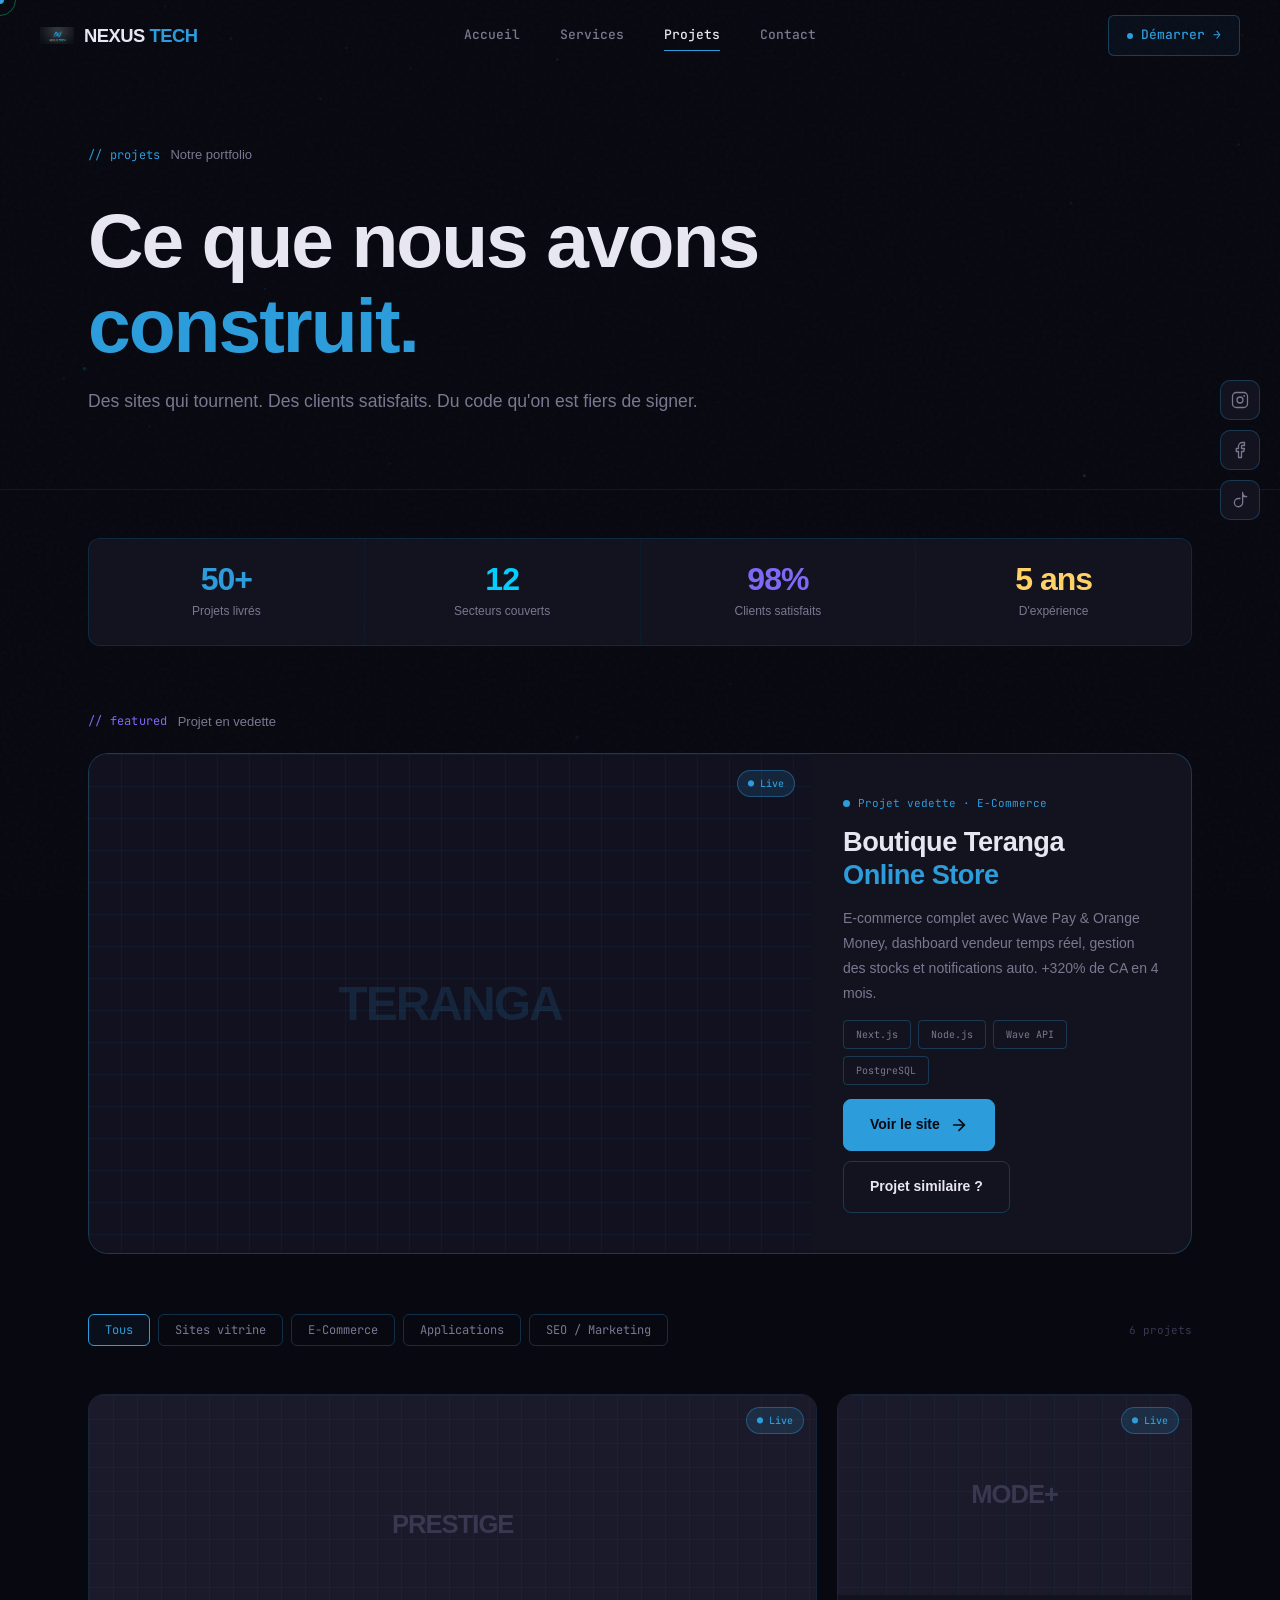
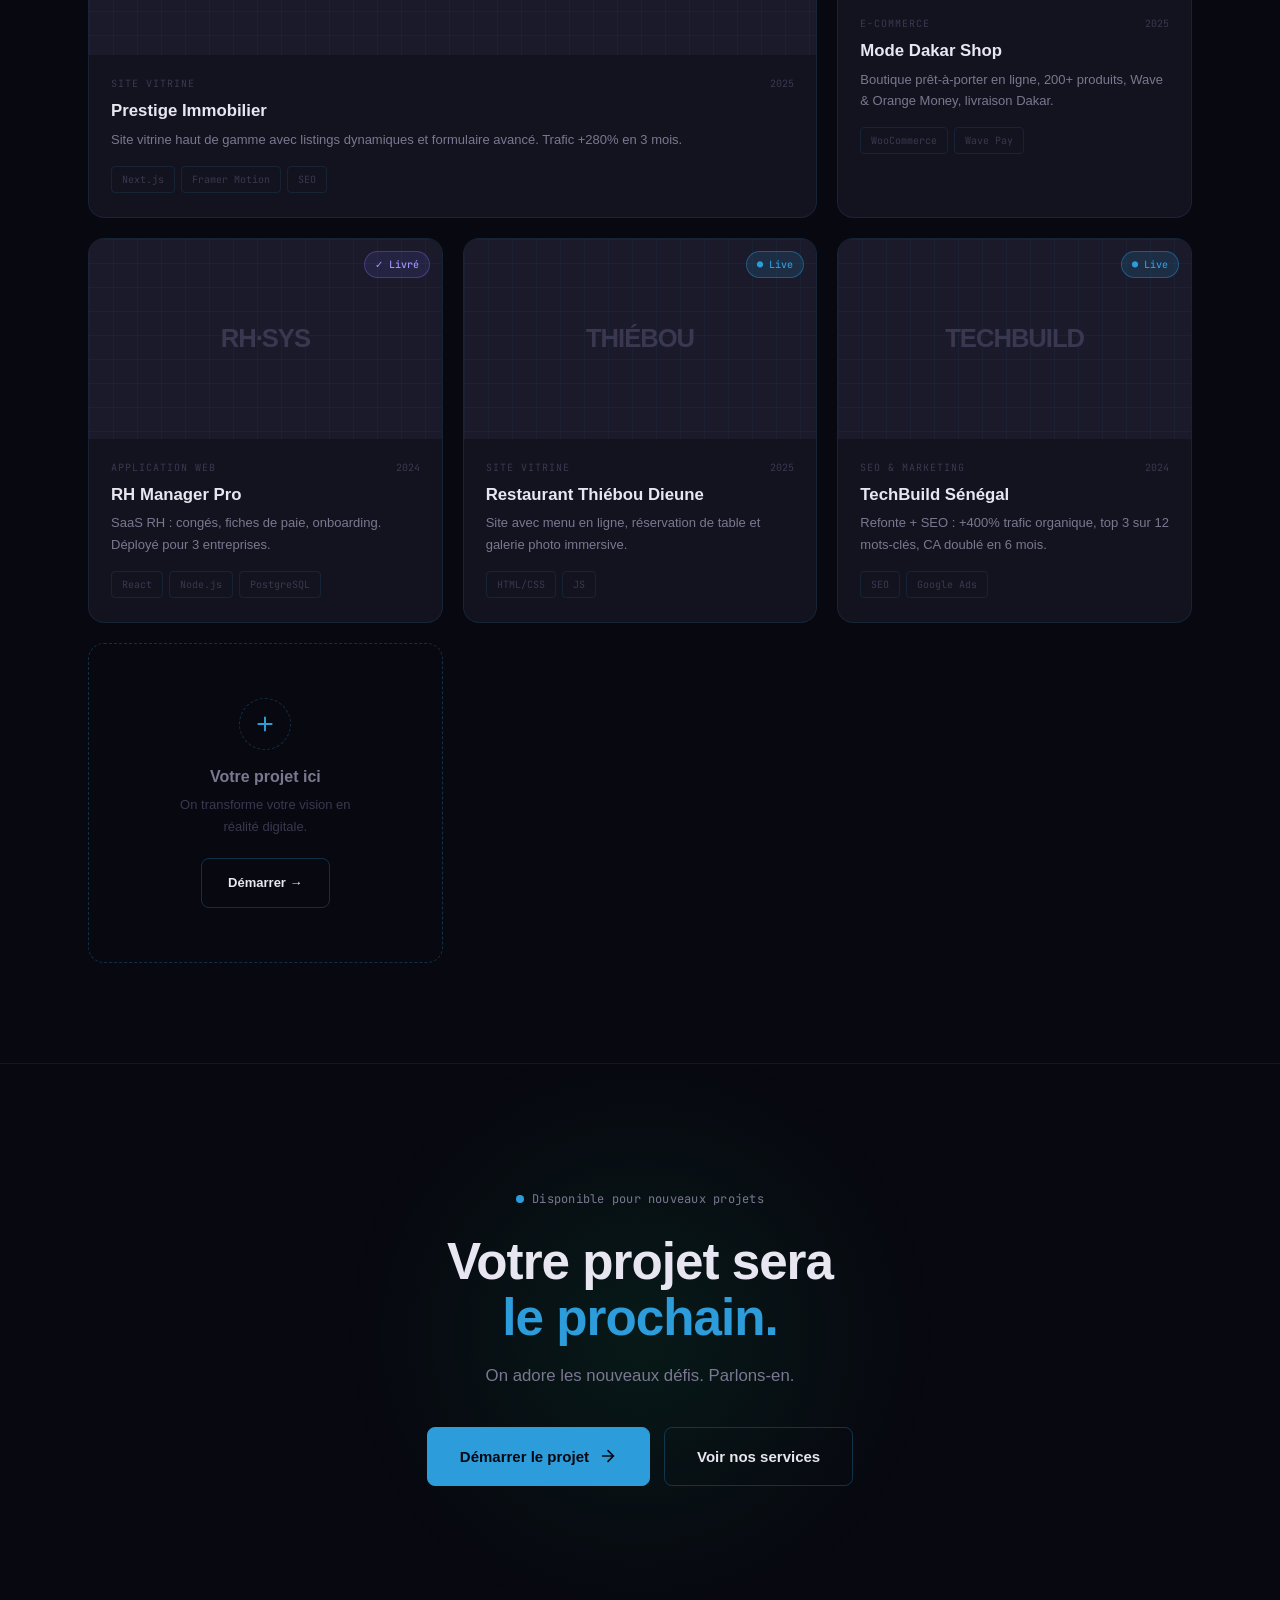
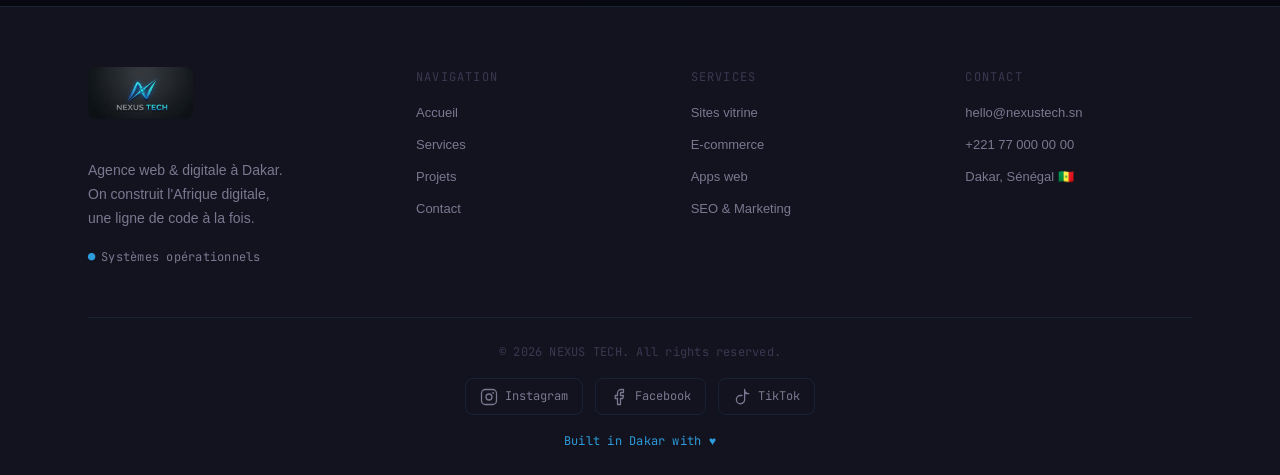
<file: projets.html>
<!DOCTYPE html>
<html lang="fr">
<head>
  <meta charset="UTF-8"/>
  <meta name="viewport" content="width=device-width, initial-scale=1.0"/>
  <link rel="icon" href="[data-uri]"/>
  <link rel="stylesheet" href="style.css"/>
  <link href="https://api.fontshare.com/v2/css?f[]=clash-display@400,500,600,700&f[]=cabinet-grotesk@300,400,500,700,800&display=swap" rel="stylesheet"/>
  <link href="https://fonts.googleapis.com/css2?family=JetBrains+Mono:wght@300;400;500;700&display=swap" rel="stylesheet"/>
  <title>Projets — NEXUS TECH · Agence Web Dakar</title>
  <style>
    .filter-bar{display:flex;align-items:center;gap:8px;flex-wrap:wrap;margin-bottom:48px}
    .filter-btn{font-family:'JetBrains Mono',monospace;font-size:12px;padding:7px 16px;border:1px solid var(--border2);border-radius:6px;background:transparent;color:var(--text2);cursor:pointer;transition:all 0.2s}
    .filter-btn:hover,.filter-btn.active{border-color:var(--blue);color:var(--blue);background:rgba(45,156,219,0.06)}
    .filter-count{font-family:'JetBrains Mono',monospace;font-size:11px;color:var(--text3);margin-left:auto}
    .projects-grid{display:grid;grid-template-columns:repeat(3,1fr);gap:20px}
    .proj-card{background:var(--surface);border:1px solid var(--border);border-radius:16px;overflow:hidden;transition:transform 0.3s,border-color 0.3s,box-shadow 0.3s;position:relative}
    .proj-card:hover{transform:translateY(-6px);border-color:var(--border2);box-shadow:0 24px 60px rgba(0,0,0,0.5)}
    .proj-thumb{position:relative;height:200px;overflow:hidden;background:var(--surface2)}
    .proj-thumb img{width:100%;height:100%;object-fit:cover;transition:transform 0.5s ease;display:block}
    .proj-card:hover .proj-thumb img{transform:scale(1.05)}
    .proj-thumb-placeholder{width:100%;height:100%;display:flex;align-items:center;justify-content:center;position:relative;overflow:hidden}
    .proj-thumb-placeholder::before{content:'';position:absolute;inset:0;background-image:linear-gradient(rgba(45,156,219,0.05) 1px,transparent 1px),linear-gradient(90deg,rgba(45,156,219,0.05) 1px,transparent 1px);background-size:24px 24px}
    .ph-logo{font-family:'Clash Display',sans-serif;font-size:1.6rem;font-weight:700;color:var(--text3);position:relative;z-index:1;letter-spacing:-1px}
    .proj-overlay{position:absolute;inset:0;background:rgba(8,8,16,0.88);display:flex;align-items:center;justify-content:center;gap:12px;opacity:0;transition:opacity 0.3s}
    .proj-card:hover .proj-overlay{opacity:1}
    .overlay-btn{display:inline-flex;align-items:center;gap:7px;font-family:'JetBrains Mono',monospace;font-size:12px;font-weight:500;padding:9px 18px;border-radius:6px;border:1px solid;transition:all 0.2s;text-decoration:none}
    .overlay-btn.live{border-color:var(--blue);color:var(--blue);background:rgba(45,156,219,0.08)}
    .overlay-btn.live:hover{background:rgba(45,156,219,0.18)}
    .proj-status{position:absolute;top:12px;right:12px;font-family:'JetBrains Mono',monospace;font-size:10px;font-weight:500;padding:4px 10px;border-radius:100px;z-index:2}
    .proj-status.live-badge{background:rgba(45,156,219,0.15);border:1px solid rgba(45,156,219,0.4);color:var(--blue)}
    .proj-status.done-badge{background:rgba(124,106,247,0.12);border:1px solid rgba(124,106,247,0.35);color:var(--violet2)}
    .proj-body{padding:20px 22px 24px}
    .proj-meta{display:flex;align-items:center;justify-content:space-between;margin-bottom:10px}
    .proj-cat{font-family:'JetBrains Mono',monospace;font-size:10px;color:var(--text3);text-transform:uppercase;letter-spacing:0.1em}
    .proj-year{font-family:'JetBrains Mono',monospace;font-size:10px;color:var(--text3)}
    .proj-body h3{font-size:1.05rem;margin-bottom:8px;transition:color 0.2s}
    .proj-card:hover .proj-body h3{color:var(--blue)}
    .proj-body p{font-size:13px;color:var(--text2);line-height:1.65;margin-bottom:16px}
    .proj-tags{display:flex;gap:6px;flex-wrap:wrap}
    .proj-tag{font-family:'JetBrains Mono',monospace;font-size:10px;padding:4px 10px;border:1px solid var(--border);border-radius:4px;color:var(--text3)}
    .proj-card.featured{grid-column:span 2}
    .proj-card.featured .proj-thumb{height:260px}
    .proj-card.hidden{display:none}
    .feat-proj{background:var(--surface);border:1px solid var(--border2);border-radius:20px;overflow:hidden;margin-bottom:60px;display:grid;grid-template-columns:1fr 380px}
    .feat-thumb{position:relative;overflow:hidden;background:var(--surface2);min-height:300px}
    .feat-thumb img{width:100%;height:100%;object-fit:cover;transition:transform 0.6s ease}
    .feat-proj:hover .feat-thumb img{transform:scale(1.04)}
    .feat-placeholder{width:100%;height:100%;display:flex;align-items:center;justify-content:center;background:var(--bg3);position:relative;overflow:hidden}
    .feat-placeholder::before{content:'';position:absolute;inset:0;background-image:linear-gradient(rgba(45,156,219,0.06) 1px,transparent 1px),linear-gradient(90deg,rgba(45,156,219,0.06) 1px,transparent 1px);background-size:32px 32px}
    .feat-logo{font-family:'Clash Display',sans-serif;font-size:3rem;font-weight:700;color:rgba(45,156,219,0.15);position:relative;z-index:1;letter-spacing:-2px}
    .feat-body{padding:40px 32px;display:flex;flex-direction:column;justify-content:center;gap:14px}
    .feat-label{display:inline-flex;align-items:center;gap:8px;font-family:'JetBrains Mono',monospace;font-size:11px;color:var(--blue)}
    .feat-body h2{font-size:1.7rem;letter-spacing:-0.5px;line-height:1.2}
    .feat-body p{font-size:14px;color:var(--text2);line-height:1.8}
    .feat-tags{display:flex;gap:7px;flex-wrap:wrap}
    .feat-tag{font-family:'JetBrains Mono',monospace;font-size:10px;padding:5px 12px;border:1px solid var(--border2);border-radius:4px;color:var(--text2)}
    .feat-actions{display:flex;gap:10px;flex-wrap:wrap}
    .pstat-grid{display:grid;grid-template-columns:repeat(4,1fr);gap:1px;background:var(--border);border:1px solid var(--border);border-radius:12px;overflow:hidden;margin-bottom:60px}
    .pstat{background:var(--surface);padding:24px 20px;text-align:center}
    .pstat-n{font-family:'Clash Display',sans-serif;font-size:2rem;font-weight:700;line-height:1;letter-spacing:-1px}
    .pstat-l{font-size:12px;color:var(--text2);margin-top:6px}
    @media(max-width:960px){.projects-grid{grid-template-columns:repeat(2,1fr)}.proj-card.featured{grid-column:span 2}.feat-proj{grid-template-columns:1fr}.feat-thumb{min-height:200px}.pstat-grid{grid-template-columns:repeat(2,1fr)}}
    @media(max-width:600px){.projects-grid{grid-template-columns:1fr}.proj-card.featured{grid-column:span 1}.pstat-grid{grid-template-columns:repeat(2,1fr)}}
  </style>
</head>
<body>
<div class="cursor" id="cursor"></div>
<div class="cursor-follower" id="cursorFollower"></div>
<canvas id="bgCanvas"></canvas>
<div class="noise"></div>
<div class="social-float">
  <a href="https://instagram.com/nexustech" target="_blank" rel="noopener" class="sf-btn" aria-label="Instagram">
    <svg viewBox="0 0 24 24" fill="none"><rect x="2" y="2" width="20" height="20" rx="5" stroke="currentColor" stroke-width="1.7"/><circle cx="12" cy="12" r="4" stroke="currentColor" stroke-width="1.7"/><circle cx="17.5" cy="6.5" r="1.2" fill="currentColor"/></svg>
  </a>
  <a href="https://facebook.com/nexustech" target="_blank" rel="noopener" class="sf-btn" aria-label="Facebook">
    <svg viewBox="0 0 24 24" fill="none"><path d="M18 2h-3a5 5 0 00-5 5v3H7v4h3v8h4v-8h3l1-4h-4V7a1 1 0 011-1h3z" stroke="currentColor" stroke-width="1.7" stroke-linejoin="round"/></svg>
  </a>
  <a href="https://tiktok.com/@nexustech" target="_blank" rel="noopener" class="sf-btn" aria-label="TikTok">
    <svg viewBox="0 0 24 24" fill="none"><path d="M21 7.5A5.5 5.5 0 0115.5 2v4a1.5 1.5 0 001.5 1.5h4M15.5 2v13.5a5.5 5.5 0 11-5.5-5.5H12" stroke="currentColor" stroke-width="1.7" stroke-linecap="round" stroke-linejoin="round"/></svg>
  </a>
</div>

<nav class="nav" id="nav">
  <a href="index.html" class="nav-logo"><img src="[data-uri]" alt="Nexus Tech" class="logo-img"/><span class="logo-text">NEXUS <em>TECH</em></span></a>
  <div class="nav-center">
    <a href="index.html" class="nav-link ">Accueil</a>
    <a href="services.html" class="nav-link ">Services</a>
    <a href="projets.html" class="nav-link active">Projets</a>
    <a href="contact.html" class="nav-link ">Contact</a>
  </div>
  <a href="contact.html" class="nav-cta">
    <span class="cta-dot"></span>Démarrer →
  </a>
  <button class="burger" id="burger">
    <div class="burger-lines"><span></span><span></span><span></span></div>
  </button>
</nav>

<div class="mobile-menu" id="mobileMenu">
  <div class="mobile-menu-inner">
    <a href="index.html" class="mob-link"><span class="mob-num">01.</span> Accueil</a>
    <a href="services.html" class="mob-link"><span class="mob-num">02.</span> Services</a>
    <a href="projets.html" class="mob-link"><span class="mob-num">03.</span> Projets</a>
    <a href="contact.html" class="mob-link"><span class="mob-num">04.</span> Contact</a>
    <a href="contact.html" class="mob-cta">Démarrer un projet →</a>
    <div class="mob-footer">
      <span class="mono-sm">hello@nexustech.sn</span>
      <div class="mob-socials">
        <a href="https://instagram.com/nexustech" target="_blank" rel="noopener" aria-label="Instagram">
          <svg viewBox="0 0 24 24" fill="none" width="20" height="20"><rect x="2" y="2" width="20" height="20" rx="5" stroke="currentColor" stroke-width="1.7"/><circle cx="12" cy="12" r="4" stroke="currentColor" stroke-width="1.7"/><circle cx="17.5" cy="6.5" r="1.2" fill="currentColor"/></svg>
        </a>
        <a href="https://facebook.com/nexustech" target="_blank" rel="noopener" aria-label="Facebook">
          <svg viewBox="0 0 24 24" fill="none" width="20" height="20"><path d="M18 2h-3a5 5 0 00-5 5v3H7v4h3v8h4v-8h3l1-4h-4V7a1 1 0 011-1h3z" stroke="currentColor" stroke-width="1.7" stroke-linejoin="round"/></svg>
        </a>
        <a href="https://tiktok.com/@nexustech" target="_blank" rel="noopener" aria-label="TikTok">
          <svg viewBox="0 0 24 24" fill="none" width="20" height="20"><path d="M21 7.5A5.5 5.5 0 0115.5 2v4a1.5 1.5 0 001.5 1.5h4M15.5 2v13.5a5.5 5.5 0 11-5.5-5.5H12" stroke="currentColor" stroke-width="1.7" stroke-linecap="round" stroke-linejoin="round"/></svg>
        </a>
      </div>
    </div>
  </div>
</div>

<section class="page-hero">
  <div class="container">
    <div class="ph-content">
      <div class="section-label reveal"><span class="mono-sm c-blue">// projets</span><span>Notre portfolio</span></div>
      <h1 class="reveal delay-1">Ce que nous avons<br/><em>construit.</em></h1>
      <p class="ph-sub reveal delay-2">Des sites qui tournent. Des clients satisfaits. Du code qu'on est fiers de signer.</p>
    </div>
  </div>
</section>

<section class="section" style="padding-top:48px">
  <div class="container">

    <div class="pstat-grid reveal">
      <div class="pstat"><div class="pstat-n c-blue">50+</div><div class="pstat-l">Projets livrés</div></div>
      <div class="pstat"><div class="pstat-n c-cyan">12</div><div class="pstat-l">Secteurs couverts</div></div>
      <div class="pstat"><div class="pstat-n c-violet">98%</div><div class="pstat-l">Clients satisfaits</div></div>
      <div class="pstat"><div class="pstat-n" style="color:var(--yellow)">5 ans</div><div class="pstat-l">D'expérience</div></div>
    </div>

    <div class="section-label reveal" style="margin-bottom:20px">
      <span class="mono-sm c-violet">// featured</span><span>Projet en vedette</span>
    </div>

    <div class="feat-proj reveal delay-1">
      <div class="feat-thumb">
        <!-- Remplacez par : <img src="votre-screenshot.jpg" alt="Nom du projet"/> -->
        <div class="feat-placeholder"><span class="feat-logo">TERANGA</span></div>
        <span class="proj-status live-badge" style="top:16px;right:16px">● Live</span>
      </div>
      <div class="feat-body">
        <div class="feat-label"><span class="pulsing" style="width:7px;height:7px;flex-shrink:0"></span> Projet vedette · E-Commerce</div>
        <h2>Boutique Teranga<br/><em>Online Store</em></h2>
        <p>E-commerce complet avec Wave Pay & Orange Money, dashboard vendeur temps réel, gestion des stocks et notifications auto. +320% de CA en 4 mois.</p>
        <div class="feat-tags">
          <span class="feat-tag">Next.js</span><span class="feat-tag">Node.js</span>
          <span class="feat-tag">Wave API</span><span class="feat-tag">PostgreSQL</span>
        </div>
        <div class="feat-actions">
          <a href="#" class="btn btn-primary" target="_blank" rel="noopener">Voir le site <svg viewBox="0 0 20 20" fill="none" width="16" height="16"><path d="M4 10h12M10 4l6 6-6 6" stroke="currentColor" stroke-width="1.8" stroke-linecap="round"/></svg></a>
          <a href="contact.html" class="btn btn-outline">Projet similaire ?</a>
        </div>
      </div>
    </div>

    <div class="filter-bar reveal">
      <button class="filter-btn active" data-filter="all">Tous</button>
      <button class="filter-btn" data-filter="vitrine">Sites vitrine</button>
      <button class="filter-btn" data-filter="ecommerce">E-Commerce</button>
      <button class="filter-btn" data-filter="app">Applications</button>
      <button class="filter-btn" data-filter="seo">SEO / Marketing</button>
      <span class="filter-count" id="filterCount">6 projets</span>
    </div>

    <div class="projects-grid" id="projectsGrid">

      <div class="proj-card featured reveal" data-cat="vitrine">
        <div class="proj-thumb">
          <!-- <img src="screenshot-prestige.jpg" alt="Prestige Immobilier"/> -->
          <div class="proj-thumb-placeholder"><span class="ph-logo">PRESTIGE</span></div>
          <span class="proj-status live-badge">● Live</span>
          <div class="proj-overlay"><a href="#" class="overlay-btn live" target="_blank" rel="noopener"><svg viewBox="0 0 16 16" fill="none" width="13" height="13"><path d="M2 8s3-5 6-5 6 5 6 5-3 5-6 5-6-5-6-5z" stroke="currentColor" stroke-width="1.4"/><circle cx="8" cy="8" r="2" stroke="currentColor" stroke-width="1.4"/></svg> Voir le site</a></div>
        </div>
        <div class="proj-body">
          <div class="proj-meta"><span class="proj-cat">Site Vitrine</span><span class="proj-year">2025</span></div>
          <h3>Prestige Immobilier</h3>
          <p>Site vitrine haut de gamme avec listings dynamiques et formulaire avancé. Trafic +280% en 3 mois.</p>
          <div class="proj-tags"><span class="proj-tag">Next.js</span><span class="proj-tag">Framer Motion</span><span class="proj-tag">SEO</span></div>
        </div>
      </div>

      <div class="proj-card reveal delay-1" data-cat="ecommerce">
        <div class="proj-thumb">
          <!-- <img src="screenshot-mode.jpg" alt="Mode Dakar"/> -->
          <div class="proj-thumb-placeholder"><span class="ph-logo">MODE+</span></div>
          <span class="proj-status live-badge">● Live</span>
          <div class="proj-overlay"><a href="#" class="overlay-btn live" target="_blank" rel="noopener"><svg viewBox="0 0 16 16" fill="none" width="13" height="13"><path d="M2 8s3-5 6-5 6 5 6 5-3 5-6 5-6-5-6-5z" stroke="currentColor" stroke-width="1.4"/><circle cx="8" cy="8" r="2" stroke="currentColor" stroke-width="1.4"/></svg> Voir le site</a></div>
        </div>
        <div class="proj-body">
          <div class="proj-meta"><span class="proj-cat">E-Commerce</span><span class="proj-year">2025</span></div>
          <h3>Mode Dakar Shop</h3>
          <p>Boutique prêt-à-porter en ligne, 200+ produits, Wave & Orange Money, livraison Dakar.</p>
          <div class="proj-tags"><span class="proj-tag">WooCommerce</span><span class="proj-tag">Wave Pay</span></div>
        </div>
      </div>

      <div class="proj-card reveal delay-2" data-cat="app">
        <div class="proj-thumb">
          <!-- <img src="screenshot-rh.jpg" alt="RH Manager"/> -->
          <div class="proj-thumb-placeholder"><span class="ph-logo">RH·SYS</span></div>
          <span class="proj-status done-badge">✓ Livré</span>
          <div class="proj-overlay"><a href="#" class="overlay-btn live" target="_blank" rel="noopener"><svg viewBox="0 0 16 16" fill="none" width="13" height="13"><path d="M2 8s3-5 6-5 6 5 6 5-3 5-6 5-6-5-6-5z" stroke="currentColor" stroke-width="1.4"/><circle cx="8" cy="8" r="2" stroke="currentColor" stroke-width="1.4"/></svg> Démo</a></div>
        </div>
        <div class="proj-body">
          <div class="proj-meta"><span class="proj-cat">Application Web</span><span class="proj-year">2024</span></div>
          <h3>RH Manager Pro</h3>
          <p>SaaS RH : congés, fiches de paie, onboarding. Déployé pour 3 entreprises.</p>
          <div class="proj-tags"><span class="proj-tag">React</span><span class="proj-tag">Node.js</span><span class="proj-tag">PostgreSQL</span></div>
        </div>
      </div>

      <div class="proj-card reveal delay-1" data-cat="vitrine">
        <div class="proj-thumb">
          <!-- <img src="screenshot-resto.jpg" alt="Restaurant"/> -->
          <div class="proj-thumb-placeholder"><span class="ph-logo">THIÉBOU</span></div>
          <span class="proj-status live-badge">● Live</span>
          <div class="proj-overlay"><a href="#" class="overlay-btn live" target="_blank" rel="noopener"><svg viewBox="0 0 16 16" fill="none" width="13" height="13"><path d="M2 8s3-5 6-5 6 5 6 5-3 5-6 5-6-5-6-5z" stroke="currentColor" stroke-width="1.4"/><circle cx="8" cy="8" r="2" stroke="currentColor" stroke-width="1.4"/></svg> Voir le site</a></div>
        </div>
        <div class="proj-body">
          <div class="proj-meta"><span class="proj-cat">Site Vitrine</span><span class="proj-year">2025</span></div>
          <h3>Restaurant Thiébou Dieune</h3>
          <p>Site avec menu en ligne, réservation de table et galerie photo immersive.</p>
          <div class="proj-tags"><span class="proj-tag">HTML/CSS</span><span class="proj-tag">JS</span></div>
        </div>
      </div>

      <div class="proj-card reveal delay-2" data-cat="seo">
        <div class="proj-thumb">
          <!-- <img src="screenshot-techbuild.jpg" alt="TechBuild"/> -->
          <div class="proj-thumb-placeholder"><span class="ph-logo">TECHBUILD</span></div>
          <span class="proj-status live-badge">● Live</span>
          <div class="proj-overlay"><a href="#" class="overlay-btn live" target="_blank" rel="noopener"><svg viewBox="0 0 16 16" fill="none" width="13" height="13"><path d="M2 8s3-5 6-5 6 5 6 5-3 5-6 5-6-5-6-5z" stroke="currentColor" stroke-width="1.4"/><circle cx="8" cy="8" r="2" stroke="currentColor" stroke-width="1.4"/></svg> Voir le site</a></div>
        </div>
        <div class="proj-body">
          <div class="proj-meta"><span class="proj-cat">SEO & Marketing</span><span class="proj-year">2024</span></div>
          <h3>TechBuild Sénégal</h3>
          <p>Refonte + SEO : +400% trafic organique, top 3 sur 12 mots-clés, CA doublé en 6 mois.</p>
          <div class="proj-tags"><span class="proj-tag">SEO</span><span class="proj-tag">Google Ads</span></div>
        </div>
      </div>

      <div class="proj-card reveal delay-3" id="nextProject" style="border-style:dashed;border-color:var(--border2);display:flex;flex-direction:column;align-items:center;justify-content:center;min-height:320px;text-align:center;padding:40px 24px;background:transparent">
        <div style="width:52px;height:52px;border:1px dashed var(--border2);border-radius:50%;display:flex;align-items:center;justify-content:center;margin-bottom:18px">
          <svg viewBox="0 0 20 20" fill="none" width="22" height="22"><path d="M10 4v12M4 10h12" stroke="var(--blue)" stroke-width="1.8" stroke-linecap="round"/></svg>
        </div>
        <h3 style="font-size:1rem;color:var(--text2);margin-bottom:8px">Votre projet ici</h3>
        <p style="font-size:13px;color:var(--text3);margin-bottom:20px;max-width:200px">On transforme votre vision en réalité digitale.</p>
        <a href="contact.html" class="btn btn-outline" style="font-size:13px">Démarrer →</a>
      </div>
    </div>
  </div>
</section>

<section class="cta-section">
  <div class="cta-glow"></div>
  <div class="container">
    <div class="cta-inner reveal">
      <div class="cta-tag mono-sm"><span class="cta-dot pulsing"></span> Disponible pour nouveaux projets</div>
      <h2>Votre projet sera<br/><em>le prochain.</em></h2>
      <p>On adore les nouveaux défis. Parlons-en.</p>
      <div class="cta-actions">
        <a href="contact.html" class="btn btn-primary btn-lg">Démarrer le projet <svg viewBox="0 0 20 20" fill="none" width="18" height="18"><path d="M4 10h12M10 4l6 6-6 6" stroke="currentColor" stroke-width="1.8" stroke-linecap="round"/></svg></a>
        <a href="services.html" class="btn btn-outline btn-lg">Voir nos services</a>
      </div>
    </div>
  </div>
</section>

<footer class="footer">
  <div class="container">
    <div class="footer-grid">
      <div class="footer-brand">
                <a href="index.html" class="foot-logo-wrap">
          <img src="[data-uri]" alt="Nexus Tech" class="foot-logo-img"/>
        </a>
        <p>Agence web & digitale à Dakar.<br/>On construit l'Afrique digitale,<br/>une ligne de code à la fois.</p>
        <div class="foot-badge mono-sm"><span class="c-blue">●</span> Systèmes opérationnels</div>
      </div>
      <div class="footer-col">
        <div class="foot-label mono-sm">Navigation</div>
        <a href="index.html">Accueil</a>
        <a href="services.html">Services</a>
        <a href="projets.html">Projets</a>
        <a href="contact.html">Contact</a>
      </div>
      <div class="footer-col">
        <div class="foot-label mono-sm">Services</div>
        <a href="services.html">Sites vitrine</a>
        <a href="services.html">E-commerce</a>
        <a href="services.html">Apps web</a>
        <a href="services.html">SEO & Marketing</a>
      </div>
      <div class="footer-col">
        <div class="foot-label mono-sm">Contact</div>
        <a href="mailto:hello@nexustech.sn">hello@nexustech.sn</a>
        <a href="tel:+221770000000">+221 77 000 00 00</a>
        <span>Dakar, Sénégal 🇸🇳</span>
      </div>
    </div>
        <div class="footer-bottom">
      <span class="mono-sm">© 2026 NEXUS TECH. All rights reserved.</span>
      <div class="footer-socials">
  <a href="https://instagram.com/nexustech" target="_blank" rel="noopener" class="fsoc-btn" aria-label="Instagram">
    <svg viewBox="0 0 24 24" fill="none" width="18" height="18"><rect x="2" y="2" width="20" height="20" rx="5" stroke="currentColor" stroke-width="1.7"/><circle cx="12" cy="12" r="4" stroke="currentColor" stroke-width="1.7"/><circle cx="17.5" cy="6.5" r="1.2" fill="currentColor"/></svg>
    Instagram
  </a>
  <a href="https://facebook.com/nexustech" target="_blank" rel="noopener" class="fsoc-btn" aria-label="Facebook">
    <svg viewBox="0 0 24 24" fill="none" width="18" height="18"><path d="M18 2h-3a5 5 0 00-5 5v3H7v4h3v8h4v-8h3l1-4h-4V7a1 1 0 011-1h3z" stroke="currentColor" stroke-width="1.7" stroke-linejoin="round"/></svg>
    Facebook
  </a>
  <a href="https://tiktok.com/@nexustech" target="_blank" rel="noopener" class="fsoc-btn" aria-label="TikTok">
    <svg viewBox="0 0 24 24" fill="none" width="18" height="18"><path d="M21 7.5A5.5 5.5 0 0115.5 2v4a1.5 1.5 0 001.5 1.5h4M15.5 2v13.5a5.5 5.5 0 11-5.5-5.5H12" stroke="currentColor" stroke-width="1.7" stroke-linecap="round" stroke-linejoin="round"/></svg>
    TikTok
  </a>
</div>
      <span class="mono-sm c-blue">Built in Dakar with ♥</span>
    </div>
  </div>
</footer>
<script src="main.js"></script>
<script>
  const filterBtns = document.querySelectorAll('.filter-btn');
  const cards = document.querySelectorAll('#projectsGrid .proj-card:not(#nextProject)');
  const countEl = document.getElementById('filterCount');
  filterBtns.forEach(btn => {
    btn.addEventListener('click', () => {
      filterBtns.forEach(b => b.classList.remove('active'));
      btn.classList.add('active');
      const filter = btn.dataset.filter;
      let visible = 0;
      cards.forEach(card => {
        const show = filter === 'all' || card.dataset.cat === filter;
        card.classList.toggle('hidden', !show);
        if (show) visible++;
      });
      document.getElementById('nextProject').classList.remove('hidden');
      countEl.textContent = visible + ' projet' + (visible > 1 ? 's' : '');
    });
  });
</script>
</body>
</html>
</file>
<file: style.css>
/* =====================================================
   NEXUS LABS — style.css
   Aesthetic: Cyber-noir · Dev Studio Elite · Dakar
   Fonts: Clash Display + Cabinet Grotesk + JetBrains Mono
   ===================================================== */

:root {
  --bg:       #080810;
  --bg2:      #0d0d18;
  --bg3:      #111120;
  --surface:  #13131f;
  --surface2: #1a1a2a;
  --surface3: #20202e;
  --blue:     #2d9cdb;
  --blue2:    #56b7f0;
  --cyan:     #00cfff;
  --violet:   #7c6af7;
  --violet2:  #a594ff;
  --yellow:   #ffd166;
  --red:      #ff4e6a;
  --text:     #e8e6f0;
  --text2:    #7a7890;
  --text3:    #3a3850;
  --border:   rgba(45,156,219,0.12);
  --border2:  rgba(45,156,219,0.28);
  --glow-b:   rgba(45,156,219,0.18);
  --glow-v:   rgba(124,106,247,0.15);
  --glow-c:   rgba(0,207,255,0.15);
  /* legacy aliases */
  --green:    #2d9cdb;
  --green2:   #56b7f0;
}

*, *::before, *::after { box-sizing: border-box; margin: 0; padding: 0; }
html { scroll-behavior: smooth; }

body {
  background: var(--bg);
  color: var(--text);
  font-family: 'Cabinet Grotesk', 'DM Sans', sans-serif;
  font-size: 16px;
  line-height: 1.7;
  overflow-x: hidden;
  cursor: none;
}

@media (max-width: 768px) { body { cursor: auto; } }

a { color: inherit; text-decoration: none; }
img { max-width: 100%; }
pre { font-family: 'JetBrains Mono', monospace; }

/* TYPOGRAPHY */
h1, h2, h3, h4 {
  font-family: 'Clash Display', 'Cabinet Grotesk', sans-serif;
  line-height: 1.1;
  color: var(--text);
}
h1 { font-size: clamp(2.6rem, 6vw, 5rem); font-weight: 700; letter-spacing: -2px; }
h2 { font-size: clamp(2rem, 4vw, 3.2rem); font-weight: 600; letter-spacing: -1px; }
h3 { font-size: 1.4rem; font-weight: 600; }
h4 { font-size: 1.1rem; font-weight: 600; }
em { font-style: normal; color: var(--blue); }

.mono-sm { font-family: 'JetBrains Mono', monospace; font-size: 12px; letter-spacing: 0.02em; }
.c-blue   { color: var(--blue); }
.c-green  { color: var(--blue); }
.c-cyan   { color: var(--cyan); }
.c-violet { color: var(--violet); }
.c-yellow { color: var(--yellow); }
.c-text2  { color: var(--text2); }

/* ============ CUSTOM CURSOR ============ */
.cursor {
  width: 8px; height: 8px;
  background: var(--green);
  border-radius: 50%;
  position: fixed;
  pointer-events: none;
  z-index: 9999;
  transform: translate(-50%, -50%);
  transition: transform 0.1s, background 0.2s, width 0.2s, height 0.2s;
  mix-blend-mode: screen;
}
.cursor-follower {
  width: 32px; height: 32px;
  border: 1px solid rgba(0,232,122,0.4);
  border-radius: 50%;
  position: fixed;
  pointer-events: none;
  z-index: 9998;
  transform: translate(-50%, -50%);
  transition: transform 0.15s ease-out, border-color 0.2s;
}
body:has(a:hover) .cursor { background: var(--cyan); width: 12px; height: 12px; }
body:has(a:hover) .cursor-follower { border-color: rgba(0,207,255,0.5); width: 44px; height: 44px; }
body:has(.btn:hover) .cursor { background: var(--violet); }

/* ============ CANVAS ============ */
#bgCanvas {
  position: fixed;
  inset: 0;
  z-index: 0;
  pointer-events: none;
  opacity: 0.6;
}

/* ============ NOISE ============ */
.noise {
  position: fixed;
  inset: 0;
  z-index: 1;
  pointer-events: none;
  opacity: 0.025;
  background-image: url("data:image/svg+xml,%3Csvg viewBox='0 0 256 256' xmlns='http://www.w3.org/2000/svg'%3E%3Cfilter id='n'%3E%3CfeTurbulence type='fractalNoise' baseFrequency='0.9' numOctaves='4' stitchTiles='stitch'/%3E%3C/filter%3E%3Crect width='100%25' height='100%25' filter='url(%23n)'/%3E%3C/svg%3E");
}

/* ============ CONTAINER ============ */
.container {
  max-width: 1160px;
  margin: 0 auto;
  padding: 0 28px;
  position: relative;
  z-index: 2;
}

/* ============ NAV ============ */
.nav {
  position: fixed;
  top: 0; left: 0; right: 0;
  z-index: 200;
  display: flex;
  align-items: center;
  height: 72px;
  padding: 0 40px;
  background: rgba(8,8,16,0);
  border-bottom: 1px solid transparent;
  transition: all 0.4s ease;
}

.nav.scrolled {
  background: rgba(8,8,16,0.92);
  border-bottom-color: var(--border);
  backdrop-filter: blur(20px);
}

.logo-bracket { color: var(--blue); }

.nav-center {
  position: absolute;
  left: 50%;
  transform: translateX(-50%);
  display: flex;
  gap: 40px;
}

.nav-link {
  font-size: 13px;
  font-weight: 500;
  color: var(--text2);
  position: relative;
  transition: color 0.2s;
  font-family: 'JetBrains Mono', monospace;
}
.nav-link::after {
  content: '';
  position: absolute;
  bottom: -4px; left: 0;
  width: 0; height: 1px;
  background: var(--green);
  transition: width 0.25s;
}
.nav-link:hover, .nav-link.active { color: var(--text); }
.nav-link.active::after, .nav-link:hover::after { width: 100%; }

.nav-cta {
  display: flex;
  align-items: center;
  gap: 8px;
  font-size: 13px;
  font-weight: 500;
  font-family: 'JetBrains Mono', monospace;
  color: var(--blue);
  border: 1px solid rgba(45,156,219,0.35);
  padding: 8px 18px;
  border-radius: 6px;
  transition: all 0.2s;
  background: rgba(45,156,219,0.05);
}
.nav-cta:hover {
  background: rgba(45,156,219,0.10);
  border-color: var(--blue);
  box-shadow: 0 0 20px rgba(45,156,219,0.2);
}
.cta-dot {
  width: 6px; height: 6px;
  background: var(--green);
  border-radius: 50%;
  animation: pulse-dot 2s ease-in-out infinite;
}
@keyframes pulse-dot {
  0%, 100% { opacity: 1; box-shadow: 0 0 4px var(--green); }
  50% { opacity: 0.5; box-shadow: none; }
}

.burger {
  display: none;
  background: none;
  border: 1px solid var(--border2);
  border-radius: 6px;
  padding: 8px;
  cursor: none;
  margin-left: 16px;
}
.burger-lines { display: flex; flex-direction: column; gap: 4px; }
.burger span { display: block; width: 18px; height: 1.5px; background: var(--text); transition: transform 0.25s, opacity 0.25s; }
.burger.open span:nth-child(1) { transform: translateY(5.5px) rotate(45deg); }
.burger.open span:nth-child(2) { opacity: 0; }
.burger.open span:nth-child(3) { transform: translateY(-5.5px) rotate(-45deg); }

/* MOBILE MENU */
.mobile-menu {
  position: fixed;
  top: 72px; left: 0; right: 0; bottom: 0;
  background: var(--bg2);
  z-index: 190;
  transform: translateX(100%);
  transition: transform 0.35s cubic-bezier(0.4,0,0.2,1);
  border-top: 1px solid var(--border);
}
.mobile-menu.open { transform: translateX(0); }
.mobile-menu-inner {
  padding: 32px 28px;
  display: flex;
  flex-direction: column;
  gap: 4px;
  height: 100%;
}
.mob-link {
  display: flex;
  align-items: center;
  gap: 16px;
  padding: 16px 0;
  font-size: 1.6rem;
  font-family: 'Clash Display', sans-serif;
  font-weight: 600;
  color: var(--text2);
  border-bottom: 1px solid var(--border);
  transition: color 0.2s;
}
.mob-link:hover { color: var(--text); }
.mob-num { font-family: 'JetBrains Mono', monospace; font-size: 13px; color: var(--blue); }
.mob-cta {
  display: inline-block;
  margin-top: 24px;
  color: var(--blue);
  font-size: 1rem;
  font-weight: 600;
  font-family: 'JetBrains Mono', monospace;
}
.mob-footer {
  margin-top: auto;
  padding-top: 24px;
  color: var(--text2);
  display: flex;
  flex-direction: column;
  gap: 6px;
}

/* ============ HERO ============ */
.hero {
  position: relative;
  min-height: 100vh;
  display: flex;
  flex-direction: column;
  justify-content: center;
  padding: 100px 28px 60px;
  overflow: hidden;
  z-index: 2;
}

.hero-code-bg {
  position: absolute;
  inset: 0;
  overflow: hidden;
  pointer-events: none;
  opacity: 0.04;
  font-family: 'JetBrains Mono', monospace;
  font-size: 12px;
  color: var(--blue);
  line-height: 1.8;
  white-space: pre;
  padding: 80px 20px;
  background: none;
}

.hero-content {
  max-width: 760px;
  position: relative;
  z-index: 3;
}

.hero-tag {
  display: inline-flex;
  align-items: center;
  gap: 10px;
  background: var(--surface);
  border: 1px solid var(--border2);
  border-radius: 100px;
  padding: 7px 16px 7px 12px;
  margin-bottom: 32px;
}
.tag-dot { width: 7px; height: 7px; background: var(--green); border-radius: 50%; box-shadow: 0 0 8px var(--green); }
.tag-status { font-family: 'JetBrains Mono', monospace; font-size: 11px; color: var(--blue); margin-left: 4px; }

/* GLITCH */
.glitch-wrapper { margin-bottom: 24px; }

.hero-title {
  font-size: clamp(3rem, 7vw, 5.5rem);
  font-weight: 700;
  line-height: 1.06;
  letter-spacing: -2.5px;
  position: relative;
  display: block;
}

.accent-line {
  -webkit-text-stroke: 1.5px var(--green);
  color: transparent;
  transition: color 0.3s;
}
.accent-line:hover {
  color: var(--blue);
  -webkit-text-stroke: 0px;
}

.hero-title[data-text]:hover::before,
.hero-title[data-text]:hover::after {
  content: attr(data-text);
  position: absolute;
  top: 0; left: 0;
  width: 100%; height: 100%;
}
.hero-title:hover::before {
  color: var(--cyan);
  animation: glitch1 0.3s infinite;
  clip-path: polygon(0 0, 100% 0, 100% 45%, 0 45%);
}
.hero-title:hover::after {
  color: var(--violet);
  animation: glitch2 0.3s infinite;
  clip-path: polygon(0 55%, 100% 55%, 100% 100%, 0 100%);
}

@keyframes glitch1 {
  0% { transform: translate(0); }
  25% { transform: translate(-3px, 1px); }
  50% { transform: translate(2px, -1px); }
  75% { transform: translate(-1px, 2px); }
  100% { transform: translate(0); }
}
@keyframes glitch2 {
  0% { transform: translate(0); }
  25% { transform: translate(3px, -1px); }
  50% { transform: translate(-2px, 1px); }
  75% { transform: translate(1px, -2px); }
  100% { transform: translate(0); }
}

.hero-sub {
  font-size: 1.1rem;
  color: var(--text2);
  font-weight: 300;
  margin-bottom: 40px;
  line-height: 1.8;
}

.typed-text {
  color: var(--blue);
  font-size: 13px;
}

.hero-actions {
  display: flex;
  gap: 14px;
  flex-wrap: wrap;
  margin-bottom: 60px;
}

/* TERMINAL */
.hero-terminal {
  position: absolute;
  right: 40px;
  top: 50%;
  transform: translateY(-50%);
  width: 380px;
  z-index: 3;
}

.terminal {
  background: var(--surface);
  border: 1px solid var(--border2);
  border-radius: 12px;
  overflow: hidden;
  box-shadow: 0 24px 80px rgba(0,0,0,0.6), 0 0 40px rgba(0,232,122,0.06);
}

.term-bar {
  background: var(--surface2);
  border-bottom: 1px solid var(--border);
  padding: 12px 16px;
  display: flex;
  align-items: center;
  gap: 8px;
}
.term-dot { width: 10px; height: 10px; border-radius: 50%; }
.term-dot.red { background: #ff5f57; }
.term-dot.yellow { background: #febc2e; }
.term-dot.green { background: #28c840; }
.term-title { margin-left: 8px; color: var(--text2); }

.term-body { padding: 16px 18px; display: flex; flex-direction: column; gap: 8px; }
.term-line { font-family: 'JetBrains Mono', monospace; font-size: 12px; display: flex; gap: 8px; align-items: center; }
.term-prompt { color: var(--blue); flex-shrink: 0; }
.term-cmd { color: var(--text); }
.term-line.out { padding-left: 16px; }
.c-yellow { color: var(--yellow); }
.term-blink { animation: blink 1s step-end infinite; }
@keyframes blink { 0%,100%{opacity:1} 50%{opacity:0} }
.blink-line { animation: fadeIn 0.5s ease 2s both; }
@keyframes fadeIn { from{opacity:0;transform:translateY(4px)} to{opacity:1;transform:none} }

/* HERO METRICS */
.hero-metrics {
  display: flex;
  align-items: center;
  gap: 28px;
  flex-wrap: wrap;
}

.metric-pill { display: flex; flex-direction: column; }
.mpill-n { font-family: 'Clash Display', sans-serif; font-size: 1.8rem; font-weight: 700; line-height: 1; }
.mpill-l { font-size: 11px; color: var(--text2); margin-top: 4px; text-transform: uppercase; letter-spacing: 0.08em; font-family: 'JetBrains Mono', monospace; }
.metric-sep { font-size: 1.5rem; color: var(--text3); }

/* SCROLL HINT */
.scroll-hint {
  position: absolute;
  bottom: 32px;
  left: 28px;
  display: flex;
  align-items: center;
  gap: 12px;
  color: var(--text2);
  font-size: 11px;
  font-family: 'JetBrains Mono', monospace;
  letter-spacing: 0.1em;
}
.scroll-line {
  width: 40px; height: 1px;
  background: linear-gradient(90deg, var(--green), transparent);
  animation: scroll-pulse 2s ease-in-out infinite;
}
@keyframes scroll-pulse {
  0%, 100% { width: 40px; opacity: 1; }
  50% { width: 60px; opacity: 0.5; }
}

/* ============ MARQUEE ============ */
.marquee-wrap {
  overflow: hidden;
  border-top: 1px solid var(--border);
  border-bottom: 1px solid var(--border);
  background: var(--surface);
  padding: 14px 0;
  position: relative;
  z-index: 2;
}
.marquee-track {
  display: flex;
  gap: 40px;
  width: max-content;
  animation: marquee 30s linear infinite;
  font-family: 'JetBrains Mono', monospace;
  font-size: 12px;
  text-transform: uppercase;
  letter-spacing: 0.1em;
  color: var(--text2);
  align-items: center;
}
.marquee-track .sep { color: var(--blue); font-size: 8px; }
@keyframes marquee { 0%{transform:translateX(0)} 100%{transform:translateX(-50%)} }
.marquee-wrap:hover .marquee-track { animation-play-state: paused; }

/* ============ SECTIONS ============ */
.section { padding: 100px 0; position: relative; z-index: 2; }

.section-head { margin-bottom: 60px; }
.section-head.center { text-align: center; }

.section-label {
  display: inline-flex;
  align-items: center;
  gap: 10px;
  margin-bottom: 16px;
  font-size: 13px;
  color: var(--text2);
}

.section-title {
  font-size: clamp(2rem, 4vw, 3.2rem);
  font-weight: 600;
  letter-spacing: -1px;
}

/* ============ SERVICE CARDS ============ */
.srv-grid {
  display: grid;
  grid-template-columns: repeat(2, 1fr);
  gap: 1px;
  background: var(--border);
  border: 1px solid var(--border);
  border-radius: 16px;
  overflow: hidden;
}

.srv-card {
  background: var(--surface);
  padding: 40px 36px;
  position: relative;
  transition: background 0.3s;
  overflow: hidden;
}
.srv-card::before {
  content: attr(data-index);
  position: absolute;
  top: -10px; right: 20px;
  font-family: 'Clash Display', sans-serif;
  font-size: 8rem;
  font-weight: 800;
  color: rgba(124,106,247,0.04);
  line-height: 1;
  pointer-events: none;
  transition: color 0.3s;
}
.srv-card:hover { background: var(--surface2); }
.srv-card:hover::before { color: rgba(124,106,247,0.08); }

.srv-top {
  display: flex;
  justify-content: space-between;
  align-items: flex-start;
  margin-bottom: 20px;
}
.srv-icon { width: 48px; height: 48px; color: var(--blue); }
.srv-icon svg { width: 100%; height: 100%; }
.srv-num { color: var(--text3); }

.srv-card h3 { font-size: 1.25rem; margin-bottom: 12px; }
.srv-card p { font-size: 14px; color: var(--text2); line-height: 1.7; margin-bottom: 20px; }

.srv-tags { display: flex; gap: 6px; flex-wrap: wrap; margin-bottom: 20px; }
.srv-tags span {
  font-family: 'JetBrains Mono', monospace;
  font-size: 10px;
  padding: 4px 10px;
  border: 1px solid var(--border2);
  border-radius: 4px;
  color: var(--text2);
  background: var(--surface2);
}

.srv-link {
  font-family: 'JetBrains Mono', monospace;
  font-size: 12px;
  color: var(--blue);
  display: inline-flex;
  gap: 4px;
  transition: gap 0.2s;
}
.srv-link:hover { gap: 8px; }

/* ============ STATS BAND ============ */
.stats-band {
  background: var(--surface);
  border-top: 1px solid var(--border);
  border-bottom: 1px solid var(--border);
  padding: 60px 0;
  position: relative;
  z-index: 2;
}
.stats-row {
  display: flex;
  align-items: center;
  justify-content: space-between;
  flex-wrap: wrap;
  gap: 32px;
}
.stat-block { text-align: center; }
.stat-num {
  font-family: 'Clash Display', sans-serif;
  font-size: clamp(2.5rem, 5vw, 4rem);
  font-weight: 700;
  color: var(--blue);
  line-height: 1;
  letter-spacing: -2px;
}
.stat-lbl { font-size: 13px; color: var(--text2); margin-top: 6px; }
.stat-divider { width: 1px; height: 50px; background: var(--border2); }

/* ============ PROCESS ============ */
.process { background: var(--bg2); }

.process-timeline {
  display: grid;
  grid-template-columns: repeat(4, 1fr);
  gap: 0;
  position: relative;
}

.process-line {
  position: absolute;
  top: 24px;
  left: 8%;
  right: 8%;
  height: 1px;
  background: linear-gradient(90deg, var(--green), var(--cyan), var(--violet), var(--yellow));
  opacity: 0.3;
  z-index: 0;
}

.proc-step {
  display: flex;
  flex-direction: column;
  align-items: center;
  position: relative;
  z-index: 1;
  padding: 0 12px;
}

.proc-num {
  width: 48px; height: 48px;
  border: 1px solid var(--border2);
  border-radius: 50%;
  background: var(--bg);
  display: flex;
  align-items: center;
  justify-content: center;
  font-family: 'JetBrains Mono', monospace;
  font-size: 13px;
  color: var(--blue);
  margin-bottom: 24px;
  flex-shrink: 0;
  box-shadow: 0 0 20px rgba(0,232,122,0.1);
}

.proc-card {
  background: var(--surface);
  border: 1px solid var(--border);
  border-radius: 12px;
  padding: 24px 20px;
  width: 100%;
  text-align: center;
  transition: border-color 0.3s, box-shadow 0.3s;
}
.proc-card:hover {
  border-color: var(--border2);
  box-shadow: 0 8px 40px rgba(0,0,0,0.4);
}

.proc-tag {
  color: var(--text3);
  display: block;
  margin-bottom: 8px;
}

.proc-card h4 { font-size: 1rem; margin-bottom: 10px; }
.proc-card p { font-size: 13px; color: var(--text2); line-height: 1.6; }

/* ============ TESTIMONIALS ============ */
.testi-grid {
  display: grid;
  grid-template-columns: repeat(3, 1fr);
  gap: 20px;
}

.testi-card {
  background: var(--surface);
  border: 1px solid var(--border);
  border-radius: 16px;
  padding: 32px;
  position: relative;
  transition: border-color 0.3s, transform 0.3s;
}
.testi-card:hover {
  border-color: var(--border2);
  transform: translateY(-4px);
}

.testi-quote {
  font-size: 5rem;
  font-family: 'Clash Display', sans-serif;
  color: var(--blue);
  opacity: 0.15;
  line-height: 0.6;
  margin-bottom: 16px;
}

.testi-card p {
  font-size: 14px;
  color: var(--text2);
  line-height: 1.8;
  margin-bottom: 24px;
  font-style: italic;
}

.testi-meta {
  display: flex;
  align-items: center;
  gap: 12px;
}
.testi-av {
  width: 40px; height: 40px;
  border-radius: 50%;
  background: color-mix(in srgb, var(--av-color) 15%, transparent);
  border: 1px solid color-mix(in srgb, var(--av-color) 40%, transparent);
  display: flex;
  align-items: center;
  justify-content: center;
  font-size: 12px;
  font-weight: 700;
  color: var(--av-color);
  flex-shrink: 0;
}
.testi-meta strong { display: block; font-size: 13px; }
.testi-meta span { font-size: 11px; color: var(--text2); font-family: 'JetBrains Mono', monospace; }
.stars { margin-left: auto; color: var(--yellow); font-size: 11px; letter-spacing: 1px; }

/* ============ TECH SECTION ============ */
.tech-grid {
  display: flex;
  flex-wrap: wrap;
  gap: 10px;
  justify-content: center;
}

.tech-item {
  font-family: 'JetBrains Mono', monospace;
  font-size: 13px;
  padding: 10px 20px;
  border: 1px solid var(--border);
  border-radius: 6px;
  color: var(--text2);
  background: var(--surface);
  transition: all 0.2s;
  cursor: default;
}
.tech-item:hover {
  border-color: var(--blue);
  color: var(--blue);
  background: rgba(45,156,219,0.05);
  box-shadow: 0 0 14px rgba(0,232,122,0.1);
}

/* ============ BUTTONS ============ */
.btn {
  display: inline-flex;
  align-items: center;
  gap: 10px;
  font-family: 'Cabinet Grotesk', sans-serif;
  font-size: 14px;
  font-weight: 600;
  padding: 13px 26px;
  border-radius: 8px;
  border: 1px solid transparent;
  cursor: none;
  transition: all 0.2s;
  white-space: nowrap;
}
.btn svg { width: 18px; height: 18px; }
@media(max-width:768px) { .btn { cursor: pointer; } }

.btn-primary {
  background: var(--green);
  color: var(--bg);
  border-color: var(--blue);
  font-weight: 700;
}
.btn-primary:hover {
  background: var(--green2);
  transform: translateY(-2px);
  box-shadow: 0 8px 30px rgba(0,232,122,0.3);
}

.btn-outline {
  background: transparent;
  color: var(--text);
  border-color: var(--border2);
}
.btn-outline:hover {
  border-color: var(--blue);
  color: var(--blue);
  background: rgba(45,156,219,0.05);
  transform: translateY(-2px);
}

.btn-lg { padding: 16px 32px; font-size: 15px; }
.btn-full { width: 100%; justify-content: center; }

/* ============ CTA SECTION ============ */
.cta-section {
  position: relative;
  padding: 120px 0;
  overflow: hidden;
  z-index: 2;
  border-top: 1px solid var(--border);
}
.cta-glow {
  position: absolute;
  width: 600px; height: 600px;
  background: radial-gradient(circle, rgba(0,232,122,0.08), transparent 70%);
  top: 50%; left: 50%;
  transform: translate(-50%, -50%);
  pointer-events: none;
}
.cta-inner {
  text-align: center;
  max-width: 640px;
  margin: 0 auto;
  position: relative;
  z-index: 2;
}
.cta-tag {
  display: inline-flex;
  align-items: center;
  gap: 8px;
  color: var(--text2);
  margin-bottom: 24px;
}
.pulsing {
  width: 8px; height: 8px;
  background: var(--green);
  border-radius: 50%;
  box-shadow: 0 0 0 0 rgba(0,232,122,0.5);
  animation: pulse-ring 2s ease-in-out infinite;
}
@keyframes pulse-ring {
  0% { box-shadow: 0 0 0 0 rgba(0,232,122,0.5); }
  70% { box-shadow: 0 0 0 10px rgba(0,232,122,0); }
  100% { box-shadow: 0 0 0 0 rgba(0,232,122,0); }
}
.cta-inner h2 { margin-bottom: 16px; }
.cta-inner p { color: var(--text2); margin-bottom: 36px; font-size: 1.05rem; }
.cta-actions { display: flex; gap: 14px; justify-content: center; flex-wrap: wrap; }

/* ============ FOOTER ============ */
.footer {
  background: var(--surface);
  border-top: 1px solid var(--border);
  padding: 60px 0 0;
  position: relative;
  z-index: 2;
}
.footer-grid {
  display: grid;
  grid-template-columns: 280px repeat(3, 1fr);
  gap: 48px;
  padding-bottom: 48px;
  border-bottom: 1px solid var(--border);
}
.footer-brand p { font-size: 14px; color: var(--text2); line-height: 1.7; margin-top: 16px; }
.foot-logo {
  font-family: 'JetBrains Mono', monospace;
  font-size: 1.5rem;
  font-weight: 700;
  color: var(--text);
}
.foot-badge {
  display: inline-flex;
  align-items: center;
  gap: 6px;
  margin-top: 16px;
  color: var(--text2);
}
.footer-col { display: flex; flex-direction: column; gap: 10px; }
.foot-label { color: var(--text3); margin-bottom: 4px; text-transform: uppercase; letter-spacing: 0.1em; }
.footer-col a, .footer-col span { font-size: 13px; color: var(--text2); transition: color 0.2s; }
.footer-col a:hover { color: var(--blue); }
.footer-bottom {
  display: flex;
  justify-content: space-between;
  align-items: center;
  padding: 20px 0;
  flex-wrap: wrap;
  gap: 8px;
  color: var(--text3);
}

/* ============ PAGE HERO ============ */
.page-hero {
  position: relative;
  padding: 140px 0 72px;
  z-index: 2;
  border-bottom: 1px solid var(--border);
}
.ph-content { max-width: 700px; }
.ph-content h1 { margin: 16px 0 0; }
.ph-sub {
  font-size: 1.1rem;
  color: var(--text2);
  font-weight: 300;
  margin-top: 20px;
}

/* ============ SERVICE DETAIL ============ */
.srv-detail { padding: 60px 0; }
.srv-detail-header { display: flex; align-items: center; gap: 16px; margin-bottom: 36px; }
.srv-detail-num { font-size: 13px; }
.srv-badge {
  display: inline-block;
  font-family: 'JetBrains Mono', monospace;
  font-size: 11px;
  padding: 5px 14px;
  border: 1px solid var(--border2);
  border-radius: 4px;
  color: var(--blue);
  background: rgba(0,232,122,0.06);
}
.srv-badge[style*="--badge-color:var(--cyan)"] { color: var(--cyan); background: rgba(0,207,255,0.06); }
.srv-badge[style*="--badge-color:var(--violet)"] { color: var(--violet); background: rgba(124,106,247,0.06); }
.srv-badge[style*="--badge-color:var(--yellow)"] { color: var(--yellow); background: rgba(255,209,102,0.06); }

.srv-detail-body { display: grid; grid-template-columns: 1fr 1fr; gap: 60px; align-items: center; }
.srv-detail-body.reverse { direction: rtl; }
.srv-detail-body.reverse > * { direction: ltr; }

.srv-detail-left h2 { margin-bottom: 16px; }
.srv-detail-left p { font-size: 15px; color: var(--text2); margin-bottom: 28px; line-height: 1.8; }

.srv-features { display: flex; flex-direction: column; gap: 10px; margin-bottom: 32px; }
.srv-feat {
  display: flex;
  align-items: center;
  gap: 10px;
  font-size: 14px;
  color: var(--text2);
}
.feat-icon { font-size: 12px; flex-shrink: 0; }

.srv-price-row { display: flex; align-items: center; gap: 20px; flex-wrap: wrap; }
.price-tag { display: flex; flex-direction: column; }
.price-tag strong { font-family: 'Clash Display', sans-serif; font-size: 1.5rem; font-weight: 700; color: var(--text); }

/* CODE BLOCK */
.code-block {
  background: var(--surface);
  border: 1px solid var(--border2);
  border-radius: 12px;
  overflow: hidden;
  box-shadow: 0 20px 60px rgba(0,0,0,0.5), 0 0 0 1px rgba(255,255,255,0.02) inset;
}
.code-header {
  background: var(--surface2);
  border-bottom: 1px solid var(--border);
  padding: 12px 16px;
  display: flex;
  align-items: center;
  gap: 7px;
}
.cb-dot { width: 10px; height: 10px; border-radius: 50%; }
.cb-dot.red{background:#ff5f57} .cb-dot.yellow{background:#febc2e} .cb-dot.green{background:#28c840}
.code-header .mono-sm { margin-left: 8px; color: var(--text2); }
.code-content {
  padding: 20px 20px;
  font-family: 'JetBrains Mono', monospace;
  font-size: 12.5px;
  line-height: 1.8;
  color: var(--text);
  overflow-x: auto;
}
.code-content code { color: var(--text); }

.srv-divider {
  height: 1px;
  background: linear-gradient(90deg, transparent, var(--border2), transparent);
}

/* ============ PLANS ============ */
.plans-section { background: var(--bg2); }
.plans-grid {
  display: grid;
  grid-template-columns: repeat(3, 1fr);
  gap: 20px;
  align-items: start;
}
.plan-card {
  background: var(--surface);
  border: 1px solid var(--border);
  border-radius: 16px;
  padding: 36px 28px;
  position: relative;
  transition: all 0.3s;
}
.plan-card:hover { transform: translateY(-4px); box-shadow: 0 20px 60px rgba(0,0,0,0.4); }
.plan-hot {
  border-color: rgba(0,232,122,0.4);
  background: var(--bg3);
  transform: translateY(-8px);
  box-shadow: 0 0 40px rgba(0,232,122,0.08);
}
.plan-hot:hover { transform: translateY(-12px); }
.plan-badge-top {
  position: absolute;
  top: -14px;
  left: 50%;
  transform: translateX(-50%);
  background: var(--green);
  color: var(--bg);
  padding: 4px 16px;
  border-radius: 100px;
  white-space: nowrap;
  font-weight: 700;
}
.plan-tier { color: var(--text2); text-transform: uppercase; letter-spacing: 0.1em; margin-bottom: 12px; }
.plan-amount {
  font-family: 'Clash Display', sans-serif;
  font-size: 1.8rem;
  font-weight: 700;
  margin-bottom: 6px;
  letter-spacing: -0.5px;
}
.plan-amount span { font-size: 1rem; font-weight: 400; color: var(--text2); }
.plan-desc { font-size: 13px; color: var(--text2); margin-bottom: 24px; padding-bottom: 24px; border-bottom: 1px solid var(--border); line-height: 1.5; }
.plan-list { list-style: none; display: flex; flex-direction: column; gap: 9px; margin-bottom: 28px; }
.plan-list li { font-size: 13px; color: var(--text2); }
.plan-list li.ok { color: var(--text); }
.plan-list li.ok::before { content: '✓ '; color: var(--blue); }
.plan-list li.no { color: var(--text3); }
.plan-list li.no::before { content: '✗ '; color: var(--text3); }

/* ============ CONTACT ============ */
.contact-layout {
  display: grid;
  grid-template-columns: 1fr 360px;
  gap: 60px;
  align-items: start;
}

.contact-form-box {
  background: var(--surface);
  border: 1px solid var(--border);
  border-radius: 16px;
  padding: 40px;
}
.form-header { margin-bottom: 32px; }
.form-header h3 { margin-top: 8px; }
.contact-form { display: flex; flex-direction: column; gap: 16px; }
.field-row { display: grid; grid-template-columns: 1fr 1fr; gap: 16px; }
.field-group { display: flex; flex-direction: column; gap: 8px; }
.field-label { display: flex; gap: 4px; align-items: center; }
.req { font-family: 'JetBrains Mono', monospace; font-size: 14px; }

.field-group input,
.field-group select,
.field-group textarea {
  background: var(--bg);
  border: 1px solid var(--border2);
  border-radius: 8px;
  color: var(--text);
  font-family: 'Cabinet Grotesk', sans-serif;
  font-size: 14px;
  padding: 13px 16px;
  outline: none;
  transition: border-color 0.2s, box-shadow 0.2s;
  -webkit-appearance: none;
  appearance: none;
}
.field-group select {
  background-image: url("data:image/svg+xml,%3Csvg viewBox='0 0 10 6' xmlns='http://www.w3.org/2000/svg'%3E%3Cpath d='M1 1l4 4 4-4' stroke='%237a7890' stroke-width='1.5' fill='none' stroke-linecap='round'/%3E%3C/svg%3E");
  background-repeat: no-repeat;
  background-position: right 14px center;
  background-size: 10px;
  cursor: pointer;
}
.field-group select option { background: var(--bg2); }
.field-group textarea { resize: vertical; min-height: 120px; }
.field-group input:focus,
.field-group select:focus,
.field-group textarea:focus {
  border-color: var(--blue);
  box-shadow: 0 0 0 3px rgba(0,232,122,0.08);
}
.field-group input::placeholder,
.field-group textarea::placeholder { color: var(--text3); }

.form-success {
  display: none;
  text-align: center;
  padding: 60px 24px;
}
.success-ring { width: 80px; height: 80px; margin: 0 auto 24px; }
.form-success h3 { font-size: 1.5rem; margin-bottom: 10px; }
.form-success p { color: var(--text2); }

.contact-sidebar { display: flex; flex-direction: column; gap: 14px; padding-top: 8px; }

.contact-info-block {
  display: flex;
  gap: 14px;
  padding: 20px;
  background: var(--surface);
  border: 1px solid var(--border);
  border-radius: 12px;
}
.cib-icon { width: 36px; height: 36px; color: var(--blue); flex-shrink: 0; margin-top: 2px; }
.cib-icon svg { width: 100%; height: 100%; }
.contact-info-block strong { display: block; font-size: 14px; margin-bottom: 4px; }
.contact-info-block p { font-size: 13px; color: var(--text2); line-height: 1.6; }

.contact-channels { display: flex; flex-direction: column; gap: 8px; }
.channel-btn {
  display: flex;
  align-items: center;
  gap: 12px;
  padding: 14px 16px;
  background: var(--surface);
  border: 1px solid var(--border);
  border-radius: 10px;
  transition: all 0.2s;
}
.channel-btn:hover {
  border-color: var(--blue);
  background: rgba(0,232,122,0.04);
}
.channel-icon { width: 34px; height: 34px; background: var(--surface2); border-radius: 8px; display: flex; align-items: center; justify-content: center; color: var(--blue); flex-shrink: 0; }
.channel-icon svg { width: 18px; height: 18px; }
.channel-btn strong { display: block; font-size: 13px; }
.channel-btn span.mono-sm { color: var(--text2); font-size: 11px; }
.channel-arrow { margin-left: auto; color: var(--text2); font-size: 13px; transition: transform 0.2s; }
.channel-btn:hover .channel-arrow { transform: translateX(4px); color: var(--blue); }

.availability-card {
  background: var(--surface);
  border: 1px solid var(--border);
  border-radius: 12px;
  overflow: hidden;
}
.avail-header { padding: 12px 16px; background: var(--surface2); border-bottom: 1px solid var(--border); display: flex; align-items: center; gap: 8px; }
.avail-body { padding: 12px 16px; display: flex; flex-direction: column; gap: 8px; }
.avail-row { display: flex; justify-content: space-between; font-size: 13px; color: var(--text2); }
.avail-note { padding: 10px 16px; border-top: 1px solid var(--border); color: var(--text2); font-size: 11px; }

.location-card {
  background: var(--surface);
  border: 1px solid var(--border);
  border-radius: 12px;
  padding: 16px;
}
.loc-header { margin-bottom: 10px; }
.loc-body { display: flex; align-items: center; gap: 8px; font-size: 14px; color: var(--text); }

/* ============ FAQ ============ */
.faq-section { background: var(--bg2); }
.faq-grid { display: grid; grid-template-columns: repeat(2, 1fr); gap: 0 40px; max-width: 960px; margin: 0 auto; }
.faq-item { border-bottom: 1px solid var(--border); }
.faq-q {
  width: 100%;
  display: flex;
  justify-content: space-between;
  align-items: center;
  padding: 22px 0;
  background: none;
  border: none;
  color: var(--text);
  font-family: 'Cabinet Grotesk', sans-serif;
  font-size: 15px;
  font-weight: 600;
  cursor: none;
  text-align: left;
  gap: 16px;
  transition: color 0.2s;
}
@media(max-width:768px){.faq-q{cursor:pointer;}}
.faq-q:hover { color: var(--blue); }
.faq-ico {
  font-size: 1.4rem;
  color: var(--blue);
  flex-shrink: 0;
  transition: transform 0.25s;
  font-weight: 300;
  font-family: 'JetBrains Mono', monospace;
}
.faq-item.open .faq-ico { transform: rotate(45deg); }
.faq-ans { max-height: 0; overflow: hidden; transition: max-height 0.3s ease; }
.faq-item.open .faq-ans { max-height: 200px; padding-bottom: 20px; }
.faq-ans p { font-size: 14px; color: var(--text2); line-height: 1.8; }

/* ============ REVEAL ============ */
.reveal {
  opacity: 0;
  transform: translateY(28px);
  transition: opacity 0.7s cubic-bezier(0.4,0,0.2,1), transform 0.7s cubic-bezier(0.4,0,0.2,1);
}
.reveal.visible { opacity: 1; transform: translateY(0); }
.delay-1 { transition-delay: 0.1s; }
.delay-2 { transition-delay: 0.2s; }
.delay-3 { transition-delay: 0.3s; }
.delay-4 { transition-delay: 0.4s; }
.delay-5 { transition-delay: 0.5s; }

/* ============ RESPONSIVE ============ */
@media (max-width: 1100px) {
  .hero-terminal { width: 320px; right: 20px; }
  .footer-grid { grid-template-columns: 1fr 1fr 1fr; }
  .footer-brand { grid-column: 1 / -1; }
}

@media (max-width: 960px) {
  .nav-center, .nav-cta { display: none; }
  .burger { display: flex; margin-left: auto; }

  .hero-terminal { display: none; }
  .hero { padding-bottom: 40px; }

  .srv-grid { grid-template-columns: 1fr; }
  .process-timeline { grid-template-columns: 1fr 1fr; gap: 32px; }
  .process-line { display: none; }
  .testi-grid { grid-template-columns: 1fr; }
  .plans-grid { grid-template-columns: 1fr; }
  .plan-hot { transform: none; }

  .srv-detail-body,
  .srv-detail-body.reverse { grid-template-columns: 1fr; direction: ltr; gap: 32px; }
  .contact-layout { grid-template-columns: 1fr; }
  .faq-grid { grid-template-columns: 1fr; }
  .footer-grid { grid-template-columns: 1fr 1fr; gap: 32px; }
  .footer-brand { grid-column: 1 / -1; }
  .stats-row { justify-content: center; gap: 24px; }
  .stat-divider { display: none; }
}

@media (max-width: 640px) {
  .nav { padding: 0 20px; }
  h1 { letter-spacing: -1.5px; }
  .hero { padding: 80px 20px 40px; }
  .hero-metrics { flex-wrap: wrap; gap: 20px; }
  .metric-sep { display: none; }
  .contact-form-box { padding: 24px 20px; }
  .field-row { grid-template-columns: 1fr; }
  .footer-grid { grid-template-columns: 1fr; }
  .footer-bottom { flex-direction: column; text-align: center; }
  .section { padding: 64px 0; }
  .process-timeline { grid-template-columns: 1fr; }
  .cta-actions { flex-direction: column; align-items: center; }
}

/* ============ LOGO IMG ============ */
.logo-img {
  width: 34px;
  height: 34px;
  object-fit: contain;
  border-radius: 6px;
}
.logo-text {
  font-family: 'Clash Display', sans-serif;
  font-size: 1.15rem;
  font-weight: 700;
  color: var(--text);
  letter-spacing: -0.5px;
}
.logo-text em {
  font-style: normal;
  color: var(--blue);
}
.nav-logo {
  display: flex;
  align-items: center;
  gap: 10px;
  margin-right: auto;
  text-decoration: none;
}

/* ============ SOCIAL FLOAT ============ */
.social-float {
  position: fixed;
  right: 20px;
  top: 50%;
  transform: translateY(-50%);
  z-index: 150;
  display: flex;
  flex-direction: column;
  gap: 10px;
}
.sf-btn {
  width: 40px;
  height: 40px;
  background: var(--surface);
  border: 1px solid var(--border2);
  border-radius: 10px;
  display: flex;
  align-items: center;
  justify-content: center;
  color: var(--text2);
  transition: all 0.2s;
  text-decoration: none;
}
.sf-btn svg { width: 18px; height: 18px; }
.sf-btn:hover {
  background: var(--blue);
  border-color: var(--blue);
  color: #fff;
  transform: translateX(-3px);
  box-shadow: 0 4px 20px rgba(45,156,219,0.3);
}
@media (max-width: 768px) { .social-float { display: none; } }

/* ============ FOOTER SOCIALS ============ */
.footer-socials {
  display: flex;
  gap: 12px;
  align-items: center;
  flex-wrap: wrap;
}
.fsoc-btn {
  display: inline-flex;
  align-items: center;
  gap: 7px;
  font-family: 'JetBrains Mono', monospace;
  font-size: 12px;
  color: var(--text2);
  border: 1px solid var(--border);
  padding: 7px 14px;
  border-radius: 8px;
  transition: all 0.2s;
  text-decoration: none;
}
.fsoc-btn:hover {
  border-color: var(--blue);
  color: var(--blue);
  background: rgba(45,156,219,0.06);
}

/* ============ MOB SOCIALS ============ */
.mob-socials {
  display: flex;
  gap: 16px;
  margin-top: 16px;
}
.mob-socials a {
  color: var(--text2);
  transition: color 0.2s;
}
.mob-socials a:hover { color: var(--blue); }

/* ============ FOOT LOGO ============ */
.foot-logo-wrap {
  display: inline-block;
  margin-bottom: 16px;
}
.foot-logo-img {
  height: 52px;
  width: auto;
  object-fit: contain;
  border-radius: 8px;
}

/* ============ FOOTER BOTTOM FLEX ============ */
.footer-bottom {
  flex-direction: column;
  gap: 16px;
  padding: 24px 0;
  align-items: center;
  text-align: center;
}
</file>
